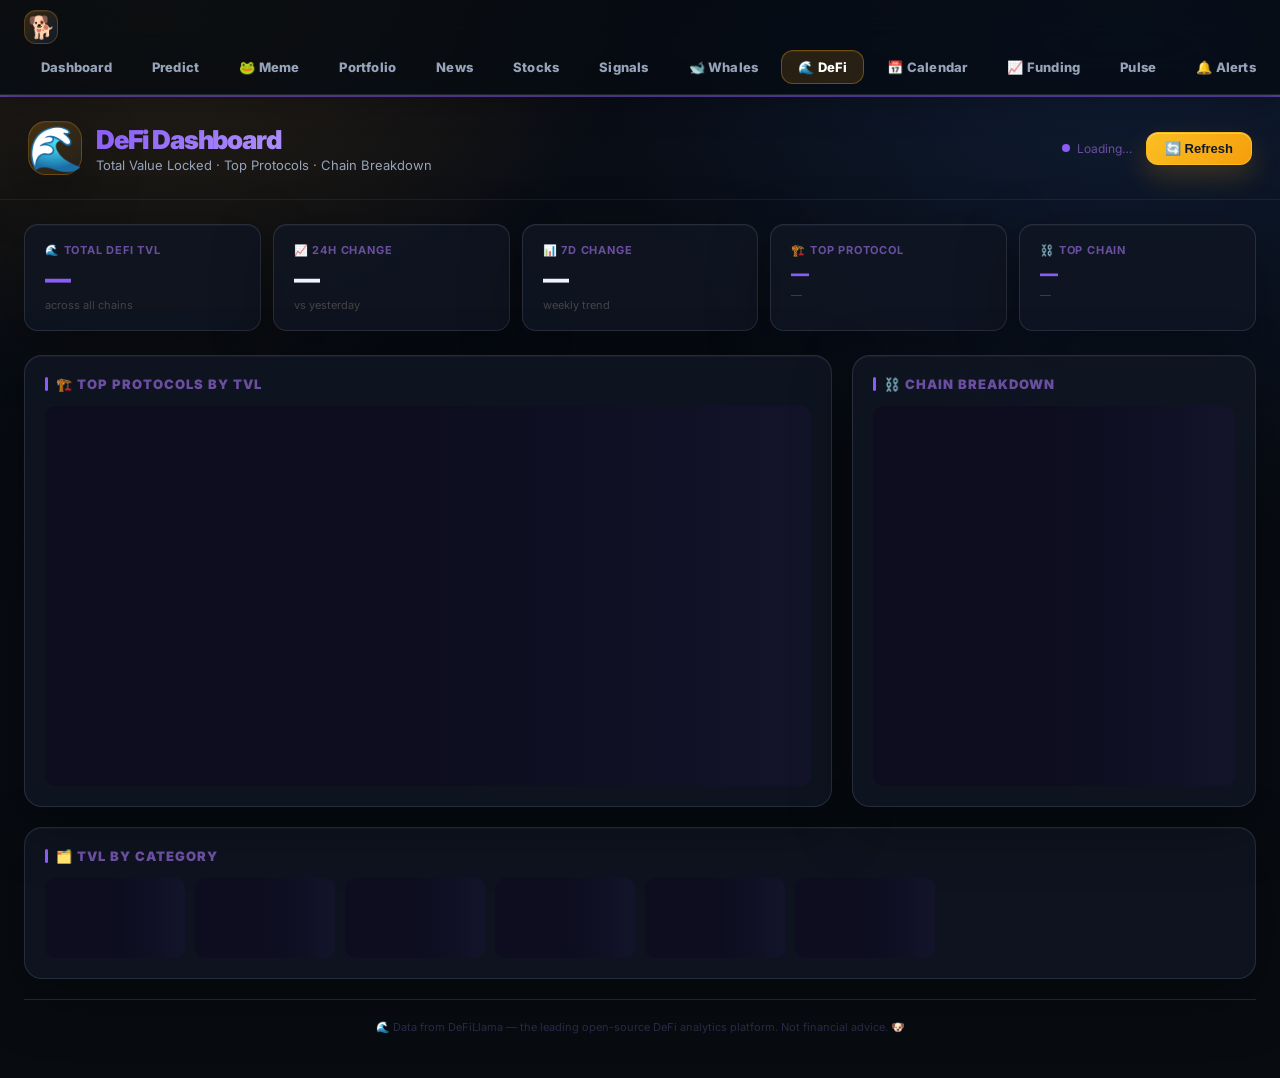
<file: defi.html>
<!DOCTYPE html>
<html lang="en">
<head>
    <link rel="preconnect" href="https://fonts.googleapis.com">
    <link href="https://fonts.googleapis.com/css2?family=Inter:wght@400;500;600;700;800;900&display=swap" rel="stylesheet">
    <meta charset="UTF-8">
    <meta name="viewport" content="width=device-width, initial-scale=1.0">
    <title>🌊 CryptoDoggy DeFi Dashboard</title>
    <style>
        /* ── DESIGN TOKENS ─────────────────────────────────────── */
        :root {
            --bg:          #0d1117;
            --bg-card:     #161b22;
            --bg-nav:      #0d1117;
            --border:      #21262d;
            --text:        #e6edf3;
            --text-muted:  #7d8590;
            --accent:      #3b82f6;
            --accent-sub:  rgba(59,130,246,0.10);
            --accent-brd:  rgba(59,130,246,0.25);
            --c-green:     #3fb950;
            --c-red:       #f85149;
        }
        @media (prefers-color-scheme: light) {
            :root {
                --bg:          #ffffff;
                --bg-card:     #f6f8fa;
                --bg-nav:      #ffffff;
                --border:      #d0d7de;
                --text:        #1f2328;
                --text-muted:  #656d76;
                --accent:      #0969da;
                --accent-sub:  rgba(9,105,218,0.08);
                --accent-brd:  rgba(9,105,218,0.25);
                --c-green:     #1a7f37;
                --c-red:       #cf222e;
            }
        }

        * { margin: 0; padding: 0; box-sizing: border-box; }
        body { background: var(--bg); color: var(--text); font-family: 'Inter', 'Segoe UI', system-ui, sans-serif; min-height: 100vh; }

        /* ── NAV ── */
        .site-nav {
            background: var(--bg-nav); border-bottom: 1px solid var(--border);
            padding: 10px 24px; display: flex; align-items: center; gap: 6px; flex-wrap: wrap;
        }
        .nav-brand { font-size: 22px; margin-right: 12px; }
        .nav-link {
            padding: 8px 16px; font-size: 13px; font-weight: 600; color: var(--text-muted);
            text-decoration: none; border-radius: 10px; border: 1px solid transparent;
            transition: all 0.18s; white-space: nowrap; letter-spacing: 0.2px;
        }
        .nav-link:hover { color: var(--text); background: var(--bg-card); border-color: var(--border); }

        /* ── MOOD BAR ── */
        .mood-bar { height: 3px; background: #8b5cf6;  }

        /* ── HEADER ── */
        .header {
            background: linear-gradient(135deg, #120a28 0%, #0a0a1a 100%);
            border-bottom: 2px solid #8b5cf6; padding: 20px 28px;
            display: flex; align-items: center; justify-content: space-between; flex-wrap: wrap; gap: 12px;
        }
        .logo { display: flex; align-items: center; gap: 14px; }
        .logo-emoji { font-size: 44px; }
        .logo-text h1 {
            font-size: 26px; font-weight: 900;
            background: linear-gradient(135deg, #8b5cf6, #c4b5fd);
            -webkit-background-clip: text; -webkit-text-fill-color: transparent;
        }
        .logo-text p { font-size: 13px; color: #6a4fa0; margin-top: 2px; }
        .header-right { display: flex; align-items: center; gap: 14px; }
        .live-pill {
            display: flex; align-items: center; gap: 7px; font-size: 12px; color: #6a4fa0;
        }
        .live-dot { width: 8px; height: 8px; border-radius: 50%; background: #8b5cf6; animation: pulse 2s infinite; }
        @keyframes pulse { 0%,100%{opacity:1;transform:scale(1)} 50%{opacity:.5;transform:scale(.8)} }
        .refresh-btn {
            padding: 8px 18px; font-size: 13px; font-weight: 700;
            background: rgba(139,92,246,.12); border: 1px solid rgba(139,92,246,.3);
            color: #8b5cf6; border-radius: 10px; cursor: pointer; transition: all .2s;
        }
        .refresh-btn:hover { background: rgba(139,92,246,.22); border-color: #8b5cf6; }

        /* ── MAIN ── */
        .main { max-width: 1400px; margin: 0 auto; padding: 24px; }

        /* ── STAT STRIP ── */
        .stat-strip {
            display: grid; grid-template-columns: repeat(auto-fit, minmax(180px, 1fr));
            gap: 12px; margin-bottom: 24px;
        }
        .stat-card {
            background: var(--bg-card); border: 1px solid var(--border); border-radius: 14px;
            padding: 18px 20px; transition: all .2s;
        }
        .stat-card:hover { border-color: #8b5cf6; box-shadow: 0 0 20px rgba(139,92,246,.1); }
        .stat-label { font-size: 11px; color: #6a4fa0; font-weight: 700; text-transform: uppercase; letter-spacing: .8px; margin-bottom: 6px; }
        .stat-value { font-size: 26px; font-weight: 900; }
        .stat-sub { font-size: 11px; color: #444; margin-top: 4px; }
        .c-violet { color: #8b5cf6; }
        .c-green  { color: #22c55e; }
        .c-red    { color: #ff4757; }
        .c-gold   { color: #f5a623; }
        .c-muted  { color: #888; }

        /* ── SECTION TITLE ── */
        .section-title {
            font-size: 13px; font-weight: 900; text-transform: uppercase; letter-spacing: 1px;
            color: #6a4fa0; margin-bottom: 14px; display: flex; align-items: center; gap: 8px;
        }
        .section-bar { width: 3px; height: 14px; background: #8b5cf6; border-radius: 2px; }

        /* ── LAYOUT ── */
        .two-col { display: grid; grid-template-columns: 1fr 1fr; gap: 20px; margin-bottom: 20px; }
        .three-col { display: grid; grid-template-columns: 2fr 1fr; gap: 20px; margin-bottom: 20px; }
        @media(max-width:900px) { .two-col, .three-col { grid-template-columns: 1fr; } }

        /* ── PANEL ── */
        .panel {
            background: var(--bg-card); border: 1px solid var(--border); border-radius: 18px; padding: 20px;
        }

        /* ── PROTOCOL TABLE ── */
        .proto-table { width: 100%; border-collapse: collapse; }
        .proto-table th {
            font-size: 10px; font-weight: 800; text-transform: uppercase; letter-spacing: .7px;
            color: #444; padding: 0 8px 10px; text-align: left; border-bottom: 1px solid #111126;
        }
        .proto-table th.right { text-align: right; }
        .proto-table td { padding: 11px 8px; border-bottom: 1px solid #0f0f25; vertical-align: middle; }
        .proto-table tr:last-child td { border-bottom: none; }
        .proto-table tr:hover td { background: rgba(139,92,246,.04); }
        .rank-num { font-size: 12px; color: #333; font-weight: 700; width: 24px; }
        .proto-logo {
            width: 30px; height: 30px; border-radius: 50%; background: #1a1a35;
            overflow: hidden; display: inline-flex; align-items: center; justify-content: center;
            font-size: 14px; flex-shrink: 0;
        }
        .proto-logo img { width: 100%; height: 100%; border-radius: 50%; }
        .proto-name { font-size: 14px; font-weight: 800; }
        .proto-cat {
            display: inline-block; font-size: 10px; font-weight: 700; padding: 2px 7px;
            border-radius: 10px; margin-top: 2px; background: rgba(139,92,246,.15);
            border: 1px solid rgba(139,92,246,.25); color: #a78bfa;
        }
        .proto-tvl { font-size: 14px; font-weight: 800; text-align: right; color: var(--text); }
        .proto-chg { font-size: 13px; font-weight: 700; text-align: right; }
        .pos { color: #22c55e; } .neg { color: #ff4757; } .neu { color: #888; }
        .tvl-bar-wrap { padding: 0 8px; }
        .tvl-mini-bar { height: 4px; background: #1a1a35; border-radius: 2px; }
        .tvl-mini-fill { height: 100%; border-radius: 2px; background: #8b5cf6; }

        /* ── CHAIN ROWS ── */
        .chain-row {
            display: flex; align-items: center; gap: 12px; padding: 12px 0;
            border-bottom: 1px solid #0f0f25;
        }
        .chain-row:last-child { border-bottom: none; }
        .chain-emoji { font-size: 22px; width: 32px; text-align: center; flex-shrink: 0; }
        .chain-info { flex: 1; }
        .chain-name { font-size: 14px; font-weight: 800; }
        .chain-tvl  { font-size: 13px; color: #8b5cf6; font-weight: 700; margin-top: 2px; }
        .chain-bar-track { height: 5px; background: #1a1a35; border-radius: 3px; margin-top: 7px; }
        .chain-bar-fill  { height: 100%; border-radius: 3px; background: linear-gradient(90deg,#8b5cf6,#c4b5fd); transition: width .8s ease; }
        .chain-pct { font-size: 12px; color: #555; text-align: right; flex-shrink: 0; }

        /* ── CATEGORY GRID ── */
        .cat-grid {
            display: grid; grid-template-columns: repeat(auto-fill, minmax(130px,1fr)); gap: 10px;
        }
        .cat-card {
            background: #11112a; border: 1px solid var(--border); border-radius: 12px;
            padding: 14px 12px; text-align: center; transition: all .2s;
        }
        .cat-card:hover { border-color: #8b5cf6; transform: translateY(-2px); }
        .cat-icon  { font-size: 24px; margin-bottom: 6px; }
        .cat-name  { font-size: 11px; font-weight: 800; text-transform: uppercase; letter-spacing: .5px; color: #888; margin-bottom: 4px; }
        .cat-tvl   { font-size: 15px; font-weight: 900; color: #c4b5fd; }
        .cat-count { font-size: 10px; color: #444; margin-top: 3px; }

        /* ── SKELETON ── */
        .skel {
            background: linear-gradient(90deg,#0d0d1f 25%,#13132a 50%,#0d0d1f 75%);
            background-size: 200% 100%; animation: shimmer 1.5s infinite;
            border-radius: 10px;
        }
        @keyframes shimmer { 0%{background-position:200% 0} 100%{background-position:-200% 0} }

        /* ── ERROR ── */
        .error-box { text-align:center; padding:40px; color:#555; }
        .error-box .ei { font-size:40px; margin-bottom:10px; }
        .error-box button {
            margin-top:14px; padding:9px 22px; background:rgba(139,92,246,.15);
            border:1px solid #8b5cf6; color:#8b5cf6; border-radius:10px;
            font-size:13px; font-weight:700; cursor:pointer;
        }

        /* ── DISCLAIMER ── */
        .disclaimer { text-align:center; font-size:11px; color:#2a2a45; padding:20px; margin-top:8px; border-top:1px solid var(--border); }

        /* ── LIGHT THEME ── */

        @media(max-width:600px) {
            .site-nav { gap:3px; padding:8px 10px; }
            .nav-link { padding:6px 10px; font-size:11px; }
            .main { padding:14px; }
            .cat-grid { grid-template-columns:repeat(auto-fill,minmax(100px,1fr)); }
        }
    


        /* ── MOBILE NAV ─────────────────────────────────────────── */
        .nav-hamburger {
            display: none;
            margin-left: auto;
            background: none;
            border: 1px solid var(--border);
            border-radius: 8px;
            padding: 7px 10px;
            cursor: pointer;
            color: var(--text-muted);
            font-size: 18px;
            line-height: 1;
            transition: all 0.18s;
            flex-shrink: 0;
        }
        .nav-hamburger:hover { color: var(--text); border-color: var(--accent-brd); }
        .nav-links-wrap { display: flex; align-items: center; gap: 6px; flex-wrap: nowrap; }

        @media (max-width: 860px) {
            .nav-hamburger { display: flex; align-items: center; justify-content: center; }
            .nav-links-wrap {
                display: none;
                position: absolute;
                top: 100%;
                left: 0; right: 0;
                background: var(--bg-nav);
                border-bottom: 1px solid var(--border);
                flex-direction: column;
                align-items: stretch;
                gap: 0;
                padding: 8px 16px 12px;
                z-index: 999;
                box-shadow: 0 8px 24px rgba(0,0,0,0.18);
            }
            .nav-links-wrap.open { display: flex; }
            .nav-links-wrap .nav-link {
                border-radius: 8px;
                padding: 10px 14px;
                border: none;
                border-bottom: 1px solid var(--border);
            }
            .nav-links-wrap .nav-link:last-child { border-bottom: none; }
            .site-nav { position: relative; flex-wrap: nowrap; }
        }
        /* ── NAV STATE ─────────────────────────────────────────── */
        .nav-link.active             { color: var(--accent); background: var(--accent-sub); border-color: var(--accent-brd); }
        .nav-link:not(.active):hover { color: var(--accent); }

</style>
    <link rel="stylesheet" href="crypto-ui.css">
</head>
<body>

<!-- ── NAV ── -->
<nav class="site-nav">
    <span class="nav-brand">🐕</span>
    <button class="nav-hamburger" id="nav-hamburger" aria-label="Menu" aria-expanded="false">☰</button>
    <div class="nav-links-wrap" id="nav-links-wrap">
    <a href="index.html" class="nav-link">Dashboard</a>
    <a href="game.html" class="nav-link">Predict</a>
    <a href="meme.html" class="nav-link">🐸 Meme</a>
    <a href="portfolio.html" class="nav-link">Portfolio</a>
    <a href="news.html" class="nav-link">News</a>
    <a href="stocks.html" class="nav-link">Stocks</a>
    <a href="signals.html" class="nav-link">Signals</a>
    <a href="whales.html" class="nav-link">🐋 Whales</a>
    <a href="defi.html" class="nav-link active">🌊 DeFi</a>
    <a href="calendar.html" class="nav-link">📅 Calendar</a>
    <a href="funding.html" class="nav-link">📈 Funding</a>
    <a href="pulse.html" class="nav-link">Pulse</a>
    <a href="alerts.html" class="nav-link">🔔 Alerts</a>
    </div>
</nav>
<div class="mood-bar"></div>

<!-- ── HEADER ── -->
<div class="header">
    <div class="logo">
        <div class="logo-emoji">🌊</div>
        <div class="logo-text">
            <h1>DeFi Dashboard</h1>
            <p>Total Value Locked · Top Protocols · Chain Breakdown</p>
        </div>
    </div>
    <div class="header-right">
        <div class="live-pill">
            <div class="live-dot"></div>
            <span id="last-update">Loading…</span>
        </div>
        <button class="refresh-btn" onclick="loadDefi()">🔄 Refresh</button>
    </div>
</div>

<!-- ── MAIN ── -->
<div class="main">

    <!-- Stats strip -->
    <div class="stat-strip" id="stat-strip">
        <div class="stat-card"><div class="stat-label">🌊 Total DeFi TVL</div><div class="stat-value c-violet" id="s-tvl">—</div><div class="stat-sub">across all chains</div></div>
        <div class="stat-card"><div class="stat-label">📈 24h Change</div><div class="stat-value" id="s-24h">—</div><div class="stat-sub" id="s-24h-sub">vs yesterday</div></div>
        <div class="stat-card"><div class="stat-label">📊 7d Change</div><div class="stat-value" id="s-7d">—</div><div class="stat-sub">weekly trend</div></div>
        <div class="stat-card"><div class="stat-label">🏗️ Top Protocol</div><div class="stat-value c-violet" id="s-top" style="font-size:18px">—</div><div class="stat-sub" id="s-top-sub">—</div></div>
        <div class="stat-card"><div class="stat-label">⛓️ Top Chain</div><div class="stat-value c-violet" id="s-chain" style="font-size:18px">—</div><div class="stat-sub" id="s-chain-sub">—</div></div>
    </div>

    <!-- Protocols + Chains -->
    <div class="three-col">

        <!-- Protocols table -->
        <div class="panel">
            <div class="section-title"><div class="section-bar"></div>🏗️ Top Protocols by TVL</div>
            <div id="proto-wrap">
                <div class="skel" style="height:380px"></div>
            </div>
        </div>

        <!-- Chains -->
        <div class="panel">
            <div class="section-title"><div class="section-bar"></div>⛓️ Chain Breakdown</div>
            <div id="chain-wrap">
                <div class="skel" style="height:380px"></div>
            </div>
        </div>
    </div>

    <!-- Category breakdown -->
    <div class="panel" style="margin-bottom:20px">
        <div class="section-title"><div class="section-bar"></div>🗂️ TVL by Category</div>
        <div class="cat-grid" id="cat-grid">
            <div class="skel" style="height:80px"></div>
            <div class="skel" style="height:80px"></div>
            <div class="skel" style="height:80px"></div>
            <div class="skel" style="height:80px"></div>
            <div class="skel" style="height:80px"></div>
            <div class="skel" style="height:80px"></div>
        </div>
    </div>

    <div class="disclaimer">🌊 Data from DeFiLlama — the leading open-source DeFi analytics platform. Not financial advice. 🐶</div>
</div>

<script>
// ── HELPERS ──
function fmtTVL(v) {
    if (!v && v !== 0) return '—';
    if (v >= 1e12) return '$' + (v/1e12).toFixed(2) + 'T';
    if (v >= 1e9)  return '$' + (v/1e9).toFixed(2)  + 'B';
    if (v >= 1e6)  return '$' + (v/1e6).toFixed(1)  + 'M';
    return '$' + (v/1e3).toFixed(0) + 'K';
}
function fmtPct(v) {
    if (v === null || v === undefined || isNaN(v)) return '—';
    return (v >= 0 ? '+' : '') + Number(v).toFixed(2) + '%';
}
function chgClass(v) { return v > 0 ? 'pos' : v < 0 ? 'neg' : 'neu'; }

// Category metadata
const CAT_META = {
    'Liquid Staking': { icon: '🥩', short: 'Liq. Staking' },
    'Lending':        { icon: '🏦', short: 'Lending'      },
    'Dexes':          { icon: '🔄', short: 'DEXes'        },
    'Bridge':         { icon: '🌉', short: 'Bridges'      },
    'CDP':            { icon: '💸', short: 'CDP'          },
    'Yield':          { icon: '🌾', short: 'Yield'        },
    'Derivatives':    { icon: '📈', short: 'Derivatives'  },
    'RWA':            { icon: '🏛️', short: 'RWA'          },
    'Restaking':      { icon: '🔁', short: 'Restaking'    },
    'Launchpad':      { icon: '🚀', short: 'Launchpad'    },
    'Staking':        { icon: '📌', short: 'Staking'      },
    'Options':        { icon: '🎯', short: 'Options'      },
    'Algo-Stables':   { icon: '⚖️', short: 'Algo-Stable'  },
    'Indexes':        { icon: '📊', short: 'Indexes'      },
    'Other':          { icon: '🔧', short: 'Other'        },
};

const CHAIN_EMOJI = {
    'Ethereum':  '⟠',  'BSC':       '🟡', 'Tron':      '🔴',
    'Solana':    '◎',  'Arbitrum':  '🔵', 'Polygon':   '🟣',
    'Avalanche': '🔺', 'Optimism':  '🔴', 'Base':      '🔵',
    'Sui':       '💧', 'Aptos':     '🌀', 'Blast':     '💥',
    'Mantle':    '🧤', 'Scroll':    '📜', 'zkSync Era':'⚡',
};

// ── FETCH (direct — DeFiLlama has open CORS) ──
async function fetchJSON(url) {
    const r = await fetch(url, { headers: { 'Accept': 'application/json' }, cache: 'no-store' });
    if (!r.ok) throw new Error(`HTTP ${r.status}`);
    return r.json();
}

// ── RENDER PROTOCOLS ──
function renderProtocols(protocols) {
    const top20 = protocols
        .filter(p => p.tvl > 0)
        .sort((a,b) => b.tvl - a.tvl)
        .slice(0, 20);

    const maxTVL = top20[0]?.tvl || 1;

    const rows = top20.map((p, i) => {
        const chg1d = p.change_1d ?? null;
        const chg7d = p.change_7d ?? null;
        const catMeta = CAT_META[p.category] || { icon:'🔧', short: p.category || 'DeFi' };
        const logoUrl = p.logo || '';
        const barW = Math.max(2, (p.tvl / maxTVL * 100)).toFixed(1);
        return `
        <tr>
            <td><span class="rank-num">${i+1}</span></td>
            <td>
                <div style="display:flex;align-items:center;gap:10px">
                    <div class="proto-logo">
                        ${logoUrl ? `<img src="${logoUrl}" alt="${p.name}" onerror="this.parentNode.textContent='🏗️'">` : '🏗️'}
                    </div>
                    <div>
                        <div class="proto-name">${p.name}</div>
                        <span class="proto-cat">${catMeta.icon} ${catMeta.short}</span>
                    </div>
                </div>
            </td>
            <td>
                <div class="tvl-bar-wrap">
                    <div class="tvl-mini-bar"><div class="tvl-mini-fill" style="width:${barW}%"></div></div>
                </div>
            </td>
            <td class="proto-tvl">${fmtTVL(p.tvl)}</td>
            <td class="proto-chg ${chgClass(chg1d)}">${chg1d !== null ? fmtPct(chg1d) : '—'}</td>
            <td class="proto-chg ${chgClass(chg7d)}">${chg7d !== null ? fmtPct(chg7d) : '—'}</td>
        </tr>`;
    }).join('');

    document.getElementById('proto-wrap').innerHTML = `
        <table class="proto-table">
            <thead>
                <tr>
                    <th>#</th>
                    <th>Protocol</th>
                    <th></th>
                    <th class="right">TVL</th>
                    <th class="right">24h</th>
                    <th class="right">7d</th>
                </tr>
            </thead>
            <tbody>${rows}</tbody>
        </table>`;
}

// ── RENDER CHAINS ──
function renderChains(chains) {
    const top12 = chains
        .filter(c => c.tvl > 0)
        .sort((a,b) => b.tvl - a.tvl)
        .slice(0, 12);
    const totalChainTVL = top12.reduce((s,c) => s + c.tvl, 0);
    const maxTVL = top12[0]?.tvl || 1;

    document.getElementById('chain-wrap').innerHTML = top12.map(c => {
        const emoji = CHAIN_EMOJI[c.name] || '⛓️';
        const pct = ((c.tvl / totalChainTVL) * 100).toFixed(1);
        const barW = ((c.tvl / maxTVL) * 100).toFixed(1);
        return `
        <div class="chain-row">
            <div class="chain-emoji">${emoji}</div>
            <div class="chain-info">
                <div class="chain-name">${c.name}</div>
                <div class="chain-tvl">${fmtTVL(c.tvl)}</div>
                <div class="chain-bar-track">
                    <div class="chain-bar-fill" style="width:${barW}%"></div>
                </div>
            </div>
            <div class="chain-pct">${pct}%</div>
        </div>`;
    }).join('');

    return top12[0];
}

// ── RENDER CATEGORIES ──
function renderCategories(protocols) {
    const catMap = {};
    for (const p of protocols) {
        if (!p.category || p.tvl <= 0) continue;
        if (!catMap[p.category]) catMap[p.category] = { tvl: 0, count: 0 };
        catMap[p.category].tvl += p.tvl;
        catMap[p.category].count++;
    }
    const cats = Object.entries(catMap)
        .sort((a,b) => b[1].tvl - a[1].tvl)
        .slice(0, 12);

    document.getElementById('cat-grid').innerHTML = cats.map(([name, data]) => {
        const meta = CAT_META[name] || { icon:'🔧', short: name };
        return `
        <div class="cat-card">
            <div class="cat-icon">${meta.icon}</div>
            <div class="cat-name">${meta.short}</div>
            <div class="cat-tvl">${fmtTVL(data.tvl)}</div>
            <div class="cat-count">${data.count} protocols</div>
        </div>`;
    }).join('');
}

// ── UPDATE STATS ──
function updateStats(protocols, topChain) {
    const totalTVL = protocols.filter(p => p.tvl > 0).reduce((s,p) => s + p.tvl, 0);
    const avg1d = protocols.filter(p => p.change_1d != null).reduce((s,p) => s + p.change_1d, 0) /
                  protocols.filter(p => p.change_1d != null).length;
    const avg7d = protocols.filter(p => p.change_7d != null).reduce((s,p) => s + p.change_7d, 0) /
                  protocols.filter(p => p.change_7d != null).length;
    const top = protocols.filter(p => p.tvl > 0).sort((a,b) => b.tvl - a.tvl)[0];

    document.getElementById('s-tvl').textContent    = fmtTVL(totalTVL);

    const el24 = document.getElementById('s-24h');
    el24.textContent   = fmtPct(avg1d);
    el24.className     = 'stat-value ' + (avg1d >= 0 ? 'c-green' : 'c-red');
    document.getElementById('s-24h-sub').textContent = avg1d >= 0 ? '↑ DeFi TVL growing' : '↓ DeFi TVL shrinking';

    const el7d = document.getElementById('s-7d');
    el7d.textContent   = fmtPct(avg7d);
    el7d.className     = 'stat-value ' + (avg7d >= 0 ? 'c-green' : 'c-red');

    if (top) {
        document.getElementById('s-top').textContent     = top.name;
        document.getElementById('s-top-sub').textContent = fmtTVL(top.tvl) + ' locked';
    }
    if (topChain) {
        document.getElementById('s-chain').textContent     = topChain.name;
        document.getElementById('s-chain-sub').textContent = fmtTVL(topChain.tvl) + ' TVL';
    }
}

// ── MAIN LOAD ──
async function loadDefi() {
    document.getElementById('last-update').textContent = 'Fetching…';
    try {
        // DeFiLlama has open CORS — no proxy needed
        const [protocols, chains] = await Promise.all([
            fetchJSON('https://api.llama.fi/protocols'),
            fetchJSON('https://api.llama.fi/v2/chains'),
        ]);

        renderProtocols(protocols);
        const topChain = renderChains(chains);
        renderCategories(protocols);
        updateStats(protocols, topChain);

        const now = new Date();
        document.getElementById('last-update').textContent =
            'Live · ' + now.toLocaleTimeString('en-US', {hour:'2-digit', minute:'2-digit'});

    } catch(err) {
        console.error('DeFi load error:', err);
        document.getElementById('last-update').textContent = '⚠️ Failed to load';
        ['proto-wrap','chain-wrap','cat-grid'].forEach(id => {
            document.getElementById(id).innerHTML = `
                <div class="error-box">
                    <div class="ei">🌊</div>
                    <p>Could not reach DeFiLlama.<br>Check connection and retry.</p>
                    <button onclick="loadDefi()">🔄 Retry</button>
                </div>`;
        });
    }
}

// ── THEME ──
}

// ── INIT ──
loadDefi();
</script>

<script>
(function() {
    const btn = document.getElementById('nav-hamburger');
    const wrap = document.getElementById('nav-links-wrap');
    if (!btn || !wrap) return;
    btn.addEventListener('click', function() {
        const open = wrap.classList.toggle('open');
        btn.setAttribute('aria-expanded', open);
        btn.textContent = open ? '✕' : '☰';
    });
    // Close on nav link click (mobile)
    wrap.querySelectorAll('.nav-link').forEach(function(a) {
        a.addEventListener('click', function() {
            wrap.classList.remove('open');
            btn.textContent = '☰';
        });
    });
    // Close on outside click
    document.addEventListener('click', function(e) {
        if (!btn.contains(e.target) && !wrap.contains(e.target)) {
            wrap.classList.remove('open');
            btn.textContent = '☰';
        }
    });
})();
</script>

</body>
</html>
</file>
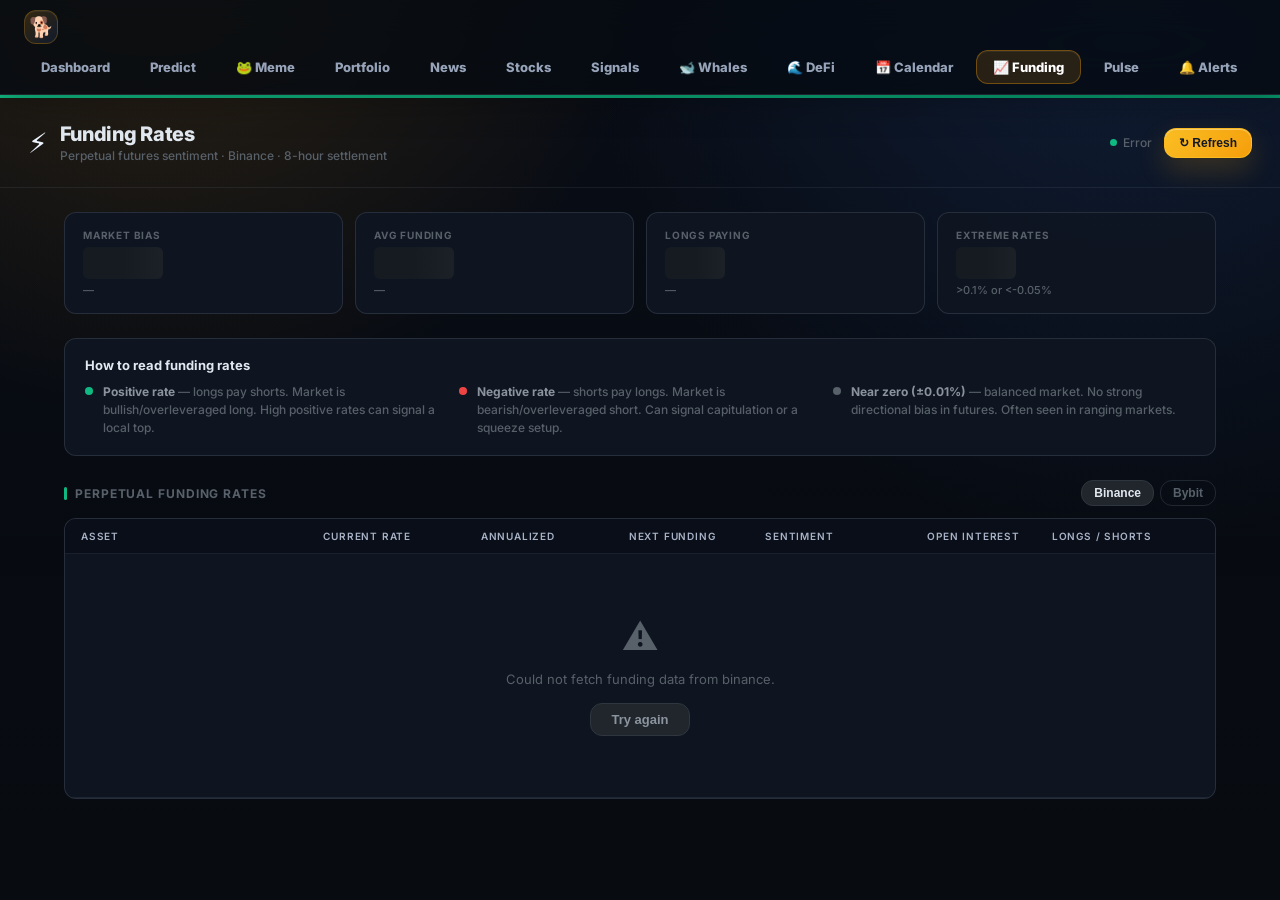
<file: funding.html>
<!DOCTYPE html>
<html lang="en">
<head>
    <link rel="preconnect" href="https://fonts.googleapis.com">
    <link href="https://fonts.googleapis.com/css2?family=Inter:wght@400;500;600;700;800;900&display=swap" rel="stylesheet">
    <meta charset="UTF-8">
    <meta name="viewport" content="width=device-width, initial-scale=1.0">
    <title>CryptoDoggy — Funding Rates</title>
    <style>
        /* ── DESIGN TOKENS ─────────────────────────────────────── */
        :root {
            --bg:          #0d1117;
            --bg-card:     #161b22;
            --bg-nav:      #0d1117;
            --border:      #21262d;
            --text:        #e6edf3;
            --text-muted:  #7d8590;
            --accent:      #3b82f6;
            --accent-sub:  rgba(59,130,246,0.10);
            --accent-brd:  rgba(59,130,246,0.25);
            --c-green:     #3fb950;
            --c-red:       #f85149;
        }
        @media (prefers-color-scheme: light) {
            :root {
                --bg:          #ffffff;
                --bg-card:     #f6f8fa;
                --bg-nav:      #ffffff;
                --border:      #d0d7de;
                --text:        #1f2328;
                --text-muted:  #656d76;
                --accent:      #0969da;
                --accent-sub:  rgba(9,105,218,0.08);
                --accent-brd:  rgba(9,105,218,0.25);
                --c-green:     #1a7f37;
                --c-red:       #cf222e;
            }
        }

        * { margin: 0; padding: 0; box-sizing: border-box; }
        body { background: var(--bg); color: #e2e8f0; font-family: 'Inter', 'Segoe UI', system-ui, sans-serif; min-height: 100vh; }

        /* ── NAV ── */
        .site-nav {
            background: var(--bg-nav); border-bottom: 1px solid var(--border);
            padding: 10px 24px; display: flex; align-items: center; gap: 6px; flex-wrap: wrap;
        }
        .nav-brand { font-size: 20px; margin-right: 10px; }
        .nav-link {
            padding: 8px 16px; font-size: 13px; font-weight: 600; color: #586069;
            text-decoration: none; border-radius: 8px; border: 1px solid transparent;
            transition: all 0.15s; white-space: nowrap;
        }
        .nav-link:hover { color: var(--text); background: var(--bg-card); border-color: var(--border); }

        /* ── TOP BAR ── */
        .top-bar {
            height: 3px;
            background: linear-gradient(90deg, #10b981 0%, #059669 100%);
        }

        /* ── HEADER ── */
        .header {
            background: var(--bg-card);
            border-bottom: 1px solid var(--border);
            padding: 18px 28px;
            display: flex; align-items: center; justify-content: space-between; flex-wrap: wrap; gap: 12px;
        }
        .header-left { display: flex; align-items: center; gap: 12px; }
        .header-icon { font-size: 28px; }
        .header-title { font-size: 20px; font-weight: 800; color: #e2e8f0; letter-spacing: -0.3px; }
        .header-sub { font-size: 12px; color: #586069; margin-top: 2px; font-weight: 500; }
        .header-right { display: flex; align-items: center; gap: 12px; }
        .status-pill {
            display: flex; align-items: center; gap: 6px;
            font-size: 12px; color: #586069; font-weight: 500;
        }
        .status-dot {
            width: 7px; height: 7px; border-radius: 50%; background: #10b981;
            animation: blink 2s infinite;
        }
        @keyframes blink { 0%,100%{opacity:1} 50%{opacity:.4} }
        .refresh-btn {
            padding: 7px 14px; font-size: 12px; font-weight: 600;
            background: #21262d; border: 1px solid #30363d;
            color: #8b949e; border-radius: 8px; cursor: pointer; transition: all .15s;
        }
        .refresh-btn:hover { background: #2d333b; color: #e2e8f0; border-color: #444; }

        /* ── MAIN ── */
        .main { max-width: 1200px; margin: 0 auto; padding: 24px; }

        /* ── MARKET SENTIMENT STRIP ── */
        .sentiment-strip {
            display: grid; grid-template-columns: repeat(auto-fit, minmax(160px, 1fr));
            gap: 12px; margin-bottom: 24px;
        }
        .sent-card {
            background: var(--bg-card); border: 1px solid var(--border); border-radius: 12px;
            padding: 16px 18px;
        }
        .sent-label { font-size: 10px; font-weight: 700; text-transform: uppercase;
            letter-spacing: .8px; color: #586069; margin-bottom: 6px; }
        .sent-value { font-size: 24px; font-weight: 900; letter-spacing: -0.5px; }
        .sent-sub { font-size: 11px; color: #586069; margin-top: 4px; font-weight: 500; }
        .c-green  { color: #10b981; }
        .c-red    { color: #ef4444; }
        .c-yellow { color: #f59e0b; }
        .c-blue   { color: #3b82f6; }
        .c-muted  { color: #8b949e; }

        /* ── SECTION HEADER ── */
        .section-hdr {
            display: flex; align-items: center; justify-content: space-between;
            margin-bottom: 12px;
        }
        .section-title {
            font-size: 12px; font-weight: 700; text-transform: uppercase;
            letter-spacing: .9px; color: #586069;
            display: flex; align-items: center; gap: 8px;
        }
        .section-title::before {
            content: ''; width: 3px; height: 13px; background: #10b981;
            border-radius: 2px; display: inline-block;
        }
        .exchange-tabs { display: flex; gap: 6px; }
        .tab-btn {
            padding: 5px 12px; font-size: 12px; font-weight: 600; border-radius: 6px;
            border: 1px solid var(--border); background: none; color: #586069;
            cursor: pointer; transition: all .15s;
        }
        .tab-btn.active { background: #21262d; color: #e2e8f0; border-color: #30363d; }
        .tab-btn:hover:not(.active) { color: #aaa; border-color: #30363d; }

        /* ── TABLE ── */
        .table-wrap {
            background: var(--bg-card); border: 1px solid var(--border); border-radius: 12px;
            overflow: hidden; margin-bottom: 24px;
        }
        table { width: 100%; border-collapse: collapse; }
        thead th {
            padding: 11px 16px; text-align: left;
            font-size: 10px; font-weight: 700; text-transform: uppercase;
            letter-spacing: .7px; color: #586069;
            border-bottom: 1px solid var(--border); background: var(--bg);
        }
        thead th.right { text-align: right; }
        thead th.center { text-align: center; }
        tbody tr { border-bottom: 1px solid var(--border); transition: background .12s; }
        tbody tr:last-child { border-bottom: none; }
        tbody tr:hover { background: rgba(255,255,255,.02); }
        tbody td { padding: 13px 16px; vertical-align: middle; }
        tbody td.right { text-align: right; }
        tbody td.center { text-align: center; }

        /* coin cell */
        .coin-cell { display: flex; align-items: center; gap: 10px; }
        .coin-logo {
            width: 28px; height: 28px; border-radius: 50%;
            background: #21262d; overflow: hidden; flex-shrink: 0;
            display: flex; align-items: center; justify-content: center; font-size: 13px;
        }
        .coin-logo img { width: 100%; height: 100%; border-radius: 50%; }
        .coin-name { font-size: 14px; font-weight: 700; color: #e2e8f0; }
        .coin-sym  { font-size: 11px; color: #586069; font-weight: 500; margin-top: 1px; }

        /* funding rate */
        .rate-cell { font-size: 15px; font-weight: 800; font-variant-numeric: tabular-nums; }
        .rate-pos { color: #10b981; }
        .rate-neg { color: #ef4444; }
        .rate-neu { color: #8b949e; }

        /* annualized */
        .ann-cell { font-size: 13px; font-weight: 600; font-variant-numeric: tabular-nums; }

        /* sentiment badge */
        .badge {
            display: inline-flex; align-items: center; gap: 5px;
            padding: 3px 10px; border-radius: 6px; font-size: 11px; font-weight: 700;
        }
        .badge-longs { background: rgba(16,185,129,.12); border: 1px solid rgba(16,185,129,.25); color: #10b981; }
        .badge-shorts { background: rgba(239,68,68,.12); border: 1px solid rgba(239,68,68,.25); color: #ef4444; }
        .badge-neutral { background: rgba(139,148,158,.1); border: 1px solid #30363d; color: #8b949e; }

        /* mini bar */
        .bar-wrap { display: flex; align-items: center; gap: 8px; }
        .mini-bar {
            flex: 1; height: 4px; background: #21262d; border-radius: 2px; overflow: hidden;
        }
        .mini-fill { height: 100%; border-radius: 2px; transition: width .4s; }
        .fill-pos { background: #10b981; }
        .fill-neg { background: #ef4444; }
        .bar-label { font-size: 11px; color: #586069; font-weight: 500; min-width: 32px; text-align: right; }

        /* open interest */
        .oi-cell { font-size: 13px; font-weight: 600; color: #8b949e; }

        /* skeleton */
        .skel {
            background: linear-gradient(90deg, #161b22 25%, #1c2128 50%, #161b22 75%);
            background-size: 200% 100%; animation: shimmer 1.5s infinite;
            border-radius: 6px; height: 14px;
        }
        @keyframes shimmer { 0%{background-position:200% 0} 100%{background-position:-200% 0} }

        /* ── EXPLAINER ── */
        .explainer {
            background: var(--bg-card); border: 1px solid var(--border); border-radius: 12px;
            padding: 18px 20px; margin-bottom: 24px;
        }
        .explainer h3 { font-size: 13px; font-weight: 700; color: #e2e8f0; margin-bottom: 10px; }
        .explainer-grid { display: grid; grid-template-columns: repeat(auto-fit, minmax(200px,1fr)); gap: 12px; }
        .exp-item { display: flex; gap: 10px; }
        .exp-dot { width: 8px; height: 8px; border-radius: 50%; flex-shrink: 0; margin-top: 4px; }
        .exp-dot.green { background: #10b981; }
        .exp-dot.red   { background: #ef4444; }
        .exp-dot.gray  { background: #586069; }
        .exp-text { font-size: 12px; color: #586069; line-height: 1.5; font-weight: 500; }
        .exp-text b { color: #8b949e; font-weight: 700; }

        /* ── ERROR ── */
        .error-state { text-align: center; padding: 48px 20px; color: #586069; }
        .error-state .ei { font-size: 36px; margin-bottom: 12px; }
        .error-state p { font-size: 13px; margin-bottom: 16px; }
        .error-state button {
            padding: 8px 20px; background: #21262d; border: 1px solid #30363d;
            color: #8b949e; border-radius: 8px; font-size: 13px; font-weight: 600;
            cursor: pointer; transition: all .15s;
        }
        .error-state button:hover { background: #2d333b; color: #e2e8f0; }

        @media(max-width:700px) {
            thead th.hide-mobile, tbody td.hide-mobile { display: none; }
        }
    


        /* ── MOBILE NAV ─────────────────────────────────────────── */
        .nav-hamburger {
            display: none;
            margin-left: auto;
            background: none;
            border: 1px solid var(--border);
            border-radius: 8px;
            padding: 7px 10px;
            cursor: pointer;
            color: var(--text-muted);
            font-size: 18px;
            line-height: 1;
            transition: all 0.18s;
            flex-shrink: 0;
        }
        .nav-hamburger:hover { color: var(--text); border-color: var(--accent-brd); }
        .nav-links-wrap { display: flex; align-items: center; gap: 6px; flex-wrap: nowrap; }

        @media (max-width: 860px) {
            .nav-hamburger { display: flex; align-items: center; justify-content: center; }
            .nav-links-wrap {
                display: none;
                position: absolute;
                top: 100%;
                left: 0; right: 0;
                background: var(--bg-nav);
                border-bottom: 1px solid var(--border);
                flex-direction: column;
                align-items: stretch;
                gap: 0;
                padding: 8px 16px 12px;
                z-index: 999;
                box-shadow: 0 8px 24px rgba(0,0,0,0.18);
            }
            .nav-links-wrap.open { display: flex; }
            .nav-links-wrap .nav-link {
                border-radius: 8px;
                padding: 10px 14px;
                border: none;
                border-bottom: 1px solid var(--border);
            }
            .nav-links-wrap .nav-link:last-child { border-bottom: none; }
            .site-nav { position: relative; flex-wrap: nowrap; }
        }
        /* ── NAV STATE ─────────────────────────────────────────── */
        .nav-link.active             { color: var(--accent); background: var(--accent-sub); border-color: var(--accent-brd); }
        .nav-link:not(.active):hover { color: var(--accent); }

</style>
    <link rel="stylesheet" href="crypto-ui.css">
</head>
<body>

<nav class="site-nav">
    <span class="nav-brand">🐕</span>
    <button class="nav-hamburger" id="nav-hamburger" aria-label="Menu" aria-expanded="false">☰</button>
    <div class="nav-links-wrap" id="nav-links-wrap">
    <a href="index.html" class="nav-link">Dashboard</a>
    <a href="game.html" class="nav-link">Predict</a>
    <a href="meme.html" class="nav-link">🐸 Meme</a>
    <a href="portfolio.html" class="nav-link">Portfolio</a>
    <a href="news.html" class="nav-link">News</a>
    <a href="stocks.html" class="nav-link">Stocks</a>
    <a href="signals.html" class="nav-link">Signals</a>
    <a href="whales.html" class="nav-link">🐋 Whales</a>
    <a href="defi.html" class="nav-link">🌊 DeFi</a>
    <a href="calendar.html" class="nav-link">📅 Calendar</a>
    <a href="funding.html" class="nav-link active">📈 Funding</a>
    <a href="pulse.html" class="nav-link">Pulse</a>
    <a href="alerts.html" class="nav-link">🔔 Alerts</a>
    </div>
</nav>
<div class="top-bar"></div>

<div class="header">
    <div class="header-left">
        <div class="header-icon">⚡</div>
        <div>
            <div class="header-title">Funding Rates</div>
            <div class="header-sub">Perpetual futures sentiment · Binance · 8-hour settlement</div>
        </div>
    </div>
    <div class="header-right">
        <div class="status-pill">
            <div class="status-dot"></div>
            <span id="last-update">Loading…</span>
        </div>
        <button class="refresh-btn" onclick="loadData()">↻ Refresh</button>
    </div>
</div>

<div class="main">

    <!-- MARKET SENTIMENT STRIP -->
    <div class="sentiment-strip" id="sent-strip">
        <div class="sent-card"><div class="sent-label">Market Bias</div><div class="sent-value skel" style="height:32px;width:80px"></div><div class="sent-sub">—</div></div>
        <div class="sent-card"><div class="sent-label">Avg Funding</div><div class="sent-value skel" style="height:32px;width:80px"></div><div class="sent-sub">—</div></div>
        <div class="sent-card"><div class="sent-label">Longs Paying</div><div class="sent-value skel" style="height:32px;width:60px"></div><div class="sent-sub">—</div></div>
        <div class="sent-card"><div class="sent-label">Extreme Rates</div><div class="sent-value skel" style="height:32px;width:60px"></div><div class="sent-sub">&gt;0.1% or &lt;-0.05%</div></div>
    </div>

    <!-- EXPLAINER -->
    <div class="explainer">
        <h3>How to read funding rates</h3>
        <div class="explainer-grid">
            <div class="exp-item"><div class="exp-dot green"></div><div class="exp-text"><b>Positive rate</b> — longs pay shorts. Market is bullish/overleveraged long. High positive rates can signal a local top.</div></div>
            <div class="exp-item"><div class="exp-dot red"></div><div class="exp-text"><b>Negative rate</b> — shorts pay longs. Market is bearish/overleveraged short. Can signal capitulation or a squeeze setup.</div></div>
            <div class="exp-item"><div class="exp-dot gray"></div><div class="exp-text"><b>Near zero (±0.01%)</b> — balanced market. No strong directional bias in futures. Often seen in ranging markets.</div></div>
        </div>
    </div>

    <!-- TABLE SECTION -->
    <div class="section-hdr">
        <div class="section-title">Perpetual Funding Rates</div>
        <div class="exchange-tabs">
            <button class="tab-btn active" onclick="switchExchange('binance', this)">Binance</button>
            <button class="tab-btn" onclick="switchExchange('bybit', this)">Bybit</button>
        </div>
    </div>

    <div class="table-wrap">
        <table>
            <thead>
                <tr>
                    <th style="width:200px">Asset</th>
                    <th class="right">Current Rate</th>
                    <th class="right hide-mobile">Annualized</th>
                    <th class="right hide-mobile">Next Funding</th>
                    <th class="center">Sentiment</th>
                    <th class="right hide-mobile">Open Interest</th>
                    <th>Longs / Shorts</th>
                </tr>
            </thead>
            <tbody id="table-body">
                <!-- Skeleton rows -->
                <tr><td colspan="7" style="padding:32px;text-align:center;color:#586069;font-size:13px">Loading funding data…</td></tr>
            </tbody>
        </table>
    </div>

</div>

<script>
/* ──────────────────────────────────────────────────────
   CONFIG
────────────────────────────────────────────────────── */
const SYMBOLS = [
    { symbol: 'BTCUSDT',  name: 'Bitcoin',   sym: 'BTC',  logo: 'https://assets.coingecko.com/coins/images/1/small/bitcoin.png' },
    { symbol: 'ETHUSDT',  name: 'Ethereum',  sym: 'ETH',  logo: 'https://assets.coingecko.com/coins/images/279/small/ethereum.png' },
    { symbol: 'SOLUSDT',  name: 'Solana',    sym: 'SOL',  logo: 'https://assets.coingecko.com/coins/images/4128/small/solana.png' },
    { symbol: 'BNBUSDT',  name: 'BNB',       sym: 'BNB',  logo: 'https://assets.coingecko.com/coins/images/825/small/bnb-icon2_2x.png' },
    { symbol: 'XRPUSDT',  name: 'XRP',       sym: 'XRP',  logo: 'https://assets.coingecko.com/coins/images/44/small/xrp-symbol-white-128.png' },
    { symbol: 'ADAUSDT',  name: 'Cardano',   sym: 'ADA',  logo: 'https://assets.coingecko.com/coins/images/975/small/cardano.png' },
    { symbol: 'DOGEUSDT', name: 'Dogecoin',  sym: 'DOGE', logo: 'https://assets.coingecko.com/coins/images/5/small/dogecoin.png' },
    { symbol: 'AVAXUSDT', name: 'Avalanche', sym: 'AVAX', logo: 'https://assets.coingecko.com/coins/images/12559/small/Avalanche_Circle_RedWhite_Trans.png' },
    { symbol: 'LINKUSDT', name: 'Chainlink', sym: 'LINK', logo: 'https://assets.coingecko.com/coins/images/877/small/chainlink-new-logo.png' },
    { symbol: 'DOTUSDT',  name: 'Polkadot',  sym: 'DOT',  logo: 'https://assets.coingecko.com/coins/images/12171/small/polkadot.png' },
    { symbol: 'UNIUSDT',  name: 'Uniswap',   sym: 'UNI',  logo: 'https://assets.coingecko.com/coins/images/12504/small/uniswap-uni.png' },
    { symbol: 'AAVEUSDT', name: 'Aave',      sym: 'AAVE', logo: 'https://assets.coingecko.com/coins/images/12645/small/AAVE.png' },
    { symbol: 'APTUSDT',  name: 'Aptos',     sym: 'APT',  logo: 'https://assets.coingecko.com/coins/images/26455/small/aptos_round.png' },
    { symbol: 'SUIUSDT',  name: 'Sui',       sym: 'SUI',  logo: 'https://assets.coingecko.com/coins/images/26375/small/sui_asset.jpeg' },
    { symbol: 'ARBUSDT',  name: 'Arbitrum',  sym: 'ARB',  logo: 'https://assets.coingecko.com/coins/images/16547/small/photo_2023-03-29_21.47.00.jpeg' },
];

// CoinGecko derivatives API — CORS-safe, no key, covers Binance + Bybit
const COINGECKO_DERIV = 'https://api.coingecko.com/api/v3/derivatives';

let currentExchange = 'binance';
let cachedData      = {};
let cgCache         = null; // raw CoinGecko response — shared between both tabs

/* ──────────────────────────────────────────────────────
   FETCH
────────────────────────────────────────────────────── */

// Fetch CoinGecko derivatives once and reuse for both tabs
async function fetchCoinGecko() {
    if (cgCache) return cgCache;
    const r = await fetch(COINGECKO_DERIV, { signal: AbortSignal.timeout(15000) });
    if (!r.ok) throw new Error(`CoinGecko HTTP ${r.status}`);
    cgCache = await r.json();
    // Expire cache after 5 min so refresh always gets fresh data
    setTimeout(() => { cgCache = null; }, 5 * 60 * 1000);
    return cgCache;
}

// Next Binance/Bybit funding window: 00:00, 08:00, 16:00 UTC
function nextFundingTime() {
    const now = Date.now();
    const d = new Date();
    d.setUTCMinutes(0, 0, 0);
    for (const h of [0, 8, 16]) {
        d.setUTCHours(h);
        if (d.getTime() > now) return d.getTime();
    }
    d.setUTCDate(d.getUTCDate() + 1);
    d.setUTCHours(0);
    return d.getTime();
}

// Build a funding map from CoinGecko data filtered by exchange market name
function buildMapFromCG(all, marketName) {
    const nextTime = nextFundingTime();
    const map = {};
    for (const t of all) {
        if (!t.market.toLowerCase().includes(marketName.toLowerCase())) continue;
        if (t.contract_type !== 'perpetual') continue;
        if (t.expired_at !== null) continue;
        // CoinGecko symbol: "BTC-USDT" → "BTCUSDT"
        const symbol = t.symbol.replace('-', '');
        // funding_rate is a percentage string (0.01 = 0.01%) → convert to decimal
        const rate = parseFloat(t.funding_rate) / 100;
        map[symbol] = {
            rate,
            nextTime,
            markPrice: parseFloat(t.price),
            oi:        parseFloat(t.open_interest) || 0,
        };
    }
    return map;
}

async function fetchBinanceFunding() {
    const all = await fetchCoinGecko();
    const map = buildMapFromCG(all, 'Binance');
    if (!Object.keys(map).length) throw new Error('No Binance data from CoinGecko');
    return map;
}

async function fetchBybitFunding() {
    const all = await fetchCoinGecko();
    const map = buildMapFromCG(all, 'Bybit');
    if (!Object.keys(map).length) throw new Error('No Bybit data from CoinGecko');
    return map;
}

/* ──────────────────────────────────────────────────────
   FORMAT HELPERS
────────────────────────────────────────────────────── */
function fmtRate(r) {
    const pct = (r * 100).toFixed(4);
    return `${r >= 0 ? '+' : ''}${pct}%`;
}

function fmtAnn(r) {
    // 3 payments/day × 365 days
    const ann = r * 3 * 365 * 100;
    return `${ann >= 0 ? '+' : ''}${ann.toFixed(1)}%/yr`;
}

function rateClass(r) {
    if (r > 0.0005) return 'rate-pos';
    if (r < -0.0001) return 'rate-neg';
    return 'rate-neu';
}

function annClass(r) {
    if (r > 0.0005) return 'c-green';
    if (r < -0.0001) return 'c-red';
    return 'c-muted';
}

function sentiment(r) {
    if (r > 0.001)  return { label: 'Extreme Longs',  cls: 'badge-longs',   icon: '🔥' };
    if (r > 0.0003) return { label: 'Longs Paying',   cls: 'badge-longs',   icon: '📈' };
    if (r < -0.001) return { label: 'Extreme Shorts', cls: 'badge-shorts',  icon: '🧊' };
    if (r < -0.0001)return { label: 'Shorts Paying',  cls: 'badge-shorts',  icon: '📉' };
    return           { label: 'Neutral',              cls: 'badge-neutral', icon: '—'  };
}

function fmtOI(v) {
    if (!v || v === 0) return '—';
    if (v >= 1e9) return `$${(v/1e9).toFixed(2)}B`;
    if (v >= 1e6) return `$${(v/1e6).toFixed(0)}M`;
    return `$${v.toFixed(0)}`;
}

function fmtCountdown(ms) {
    if (ms <= 0) return 'Now';
    const h = Math.floor(ms / 3600000);
    const m = Math.floor((ms % 3600000) / 60000);
    return h > 0 ? `${h}h ${m}m` : `${m}m`;
}

/* Longs/Shorts bar: positive rate → longs heavy */
function longShortBar(r) {
    const longPct = Math.min(95, Math.max(5, 50 + r * 5000));
    const shortPct = 100 - longPct;
    const cls = r >= 0 ? 'fill-pos' : 'fill-neg';
    return `
        <div class="bar-wrap">
            <div class="mini-bar"><div class="mini-fill ${cls}" style="width:${longPct}%"></div></div>
            <div class="bar-label c-${r>=0?'green':'red'}" style="font-size:10px">${longPct.toFixed(0)}L</div>
        </div>`;
}

/* ──────────────────────────────────────────────────────
   RENDER
────────────────────────────────────────────────────── */
function renderTable(fundingMap) {
    const tbody = document.getElementById('table-body');
    const now = Date.now();
    let rows = '';

    const rates = SYMBOLS.map(s => {
        const d = fundingMap[s.symbol];
        return { ...s, data: d };
    }).filter(x => x.data);

    // Sort by abs funding rate descending
    rates.sort((a, b) => Math.abs(b.data.rate) - Math.abs(a.data.rate));

    for (const coin of rates) {
        const d = coin.data;
        const r = d.rate;
        const sent = sentiment(r);
        const oiVal = d.oi || 0;
        const countdown = d.nextTime ? fmtCountdown(d.nextTime - now) : '—';
        const annualized = fmtAnn(r);

        rows += `
        <tr>
            <td>
                <div class="coin-cell">
                    <div class="coin-logo">
                        <img src="${coin.logo}" alt="${coin.sym}" onerror="this.style.display='none'">
                    </div>
                    <div>
                        <div class="coin-name">${coin.name}</div>
                        <div class="coin-sym">${coin.sym}-PERP</div>
                    </div>
                </div>
            </td>
            <td class="right">
                <div class="rate-cell ${rateClass(r)}">${fmtRate(r)}</div>
            </td>
            <td class="right hide-mobile">
                <div class="ann-cell ${annClass(r)}">${annualized}</div>
            </td>
            <td class="right hide-mobile c-muted" style="font-size:12px;font-weight:500">${countdown}</td>
            <td class="center">
                <span class="badge ${sent.cls}">${sent.icon} ${sent.label}</span>
            </td>
            <td class="right hide-mobile">
                <div class="oi-cell">${fmtOI(oiVal)}</div>
            </td>
            <td>${longShortBar(r)}</td>
        </tr>`;
    }

    tbody.innerHTML = rows || '<tr><td colspan="7" style="padding:32px;text-align:center;color:#586069">No data available</td></tr>';
}

function renderSentiment(fundingMap) {
    const rates = SYMBOLS.map(s => fundingMap[s.symbol]?.rate).filter(r => r !== undefined);
    if (!rates.length) return;

    const avg = rates.reduce((a, b) => a + b, 0) / rates.length;
    const longsCount  = rates.filter(r => r > 0.0003).length;
    const shortsCount = rates.filter(r => r < -0.0001).length;
    const extremeCount = rates.filter(r => Math.abs(r) > 0.001).length;

    let bias, biasClass;
    if (avg > 0.0005)       { bias = 'Heavily Long';    biasClass = 'c-green'; }
    else if (avg > 0.0001)  { bias = 'Mildly Long';     biasClass = 'c-green'; }
    else if (avg < -0.0003) { bias = 'Heavily Short';   biasClass = 'c-red'; }
    else if (avg < -0.00005){ bias = 'Mildly Short';    biasClass = 'c-red'; }
    else                     { bias = 'Neutral';          biasClass = 'c-muted'; }

    document.getElementById('sent-strip').innerHTML = `
        <div class="sent-card">
            <div class="sent-label">Market Bias</div>
            <div class="sent-value ${biasClass}">${bias}</div>
            <div class="sent-sub">Across ${rates.length} pairs</div>
        </div>
        <div class="sent-card">
            <div class="sent-label">Avg Funding (8h)</div>
            <div class="sent-value ${avg >= 0 ? 'c-green' : 'c-red'}">${avg >= 0 ? '+' : ''}${(avg*100).toFixed(4)}%</div>
            <div class="sent-sub">${(avg*3*365*100).toFixed(1)}% annualized</div>
        </div>
        <div class="sent-card">
            <div class="sent-label">Longs Paying</div>
            <div class="sent-value c-green">${longsCount}</div>
            <div class="sent-sub">of ${rates.length} markets</div>
        </div>
        <div class="sent-card">
            <div class="sent-label">Extreme Rates</div>
            <div class="sent-value ${extremeCount > 3 ? 'c-red' : 'c-yellow'}">${extremeCount}</div>
            <div class="sent-sub">&gt;0.1% or &lt;−0.05%</div>
        </div>
    `;
}

/* ──────────────────────────────────────────────────────
   LOAD
────────────────────────────────────────────────────── */
async function loadData() {
    document.getElementById('last-update').textContent = 'Loading…';
    try {
        let fundingMap;
        if (currentExchange === 'binance') {
            fundingMap = await fetchBinanceFunding();
        } else {
            fundingMap = await fetchBybitFunding();
        }
        cachedData[currentExchange] = fundingMap;
        renderTable(fundingMap);
        renderSentiment(fundingMap);
        document.getElementById('last-update').textContent =
            'Updated ' + new Date().toLocaleTimeString('en-US', { hour: '2-digit', minute: '2-digit' });
    } catch (e) {
        console.error(e);
        document.getElementById('table-body').innerHTML = `
            <tr><td colspan="7">
                <div class="error-state">
                    <div class="ei">⚠️</div>
                    <p>Could not fetch funding data from ${currentExchange}.</p>
                    <button onclick="loadData()">Try again</button>
                </div>
            </td></tr>`;
        document.getElementById('last-update').textContent = 'Error';
    }
}

function switchExchange(ex, btn) {
    currentExchange = ex;
    document.querySelectorAll('.tab-btn').forEach(b => b.classList.remove('active'));
    btn.classList.add('active');
    if (cachedData[ex]) {
        renderTable(cachedData[ex]);
        renderSentiment(cachedData[ex]);
    } else {
        loadData();
    }
}

/* Auto-refresh every 5 minutes */
document.addEventListener('DOMContentLoaded', () => {
    loadData();
    setInterval(loadData, 5 * 60 * 1000);
});
</script>

<script>
(function() {
    const btn = document.getElementById('nav-hamburger');
    const wrap = document.getElementById('nav-links-wrap');
    if (!btn || !wrap) return;
    btn.addEventListener('click', function() {
        const open = wrap.classList.toggle('open');
        btn.setAttribute('aria-expanded', open);
        btn.textContent = open ? '✕' : '☰';
    });
    // Close on nav link click (mobile)
    wrap.querySelectorAll('.nav-link').forEach(function(a) {
        a.addEventListener('click', function() {
            wrap.classList.remove('open');
            btn.textContent = '☰';
        });
    });
    // Close on outside click
    document.addEventListener('click', function(e) {
        if (!btn.contains(e.target) && !wrap.contains(e.target)) {
            wrap.classList.remove('open');
            btn.textContent = '☰';
        }
    });
})();
</script>

</body>
</html>
</file>
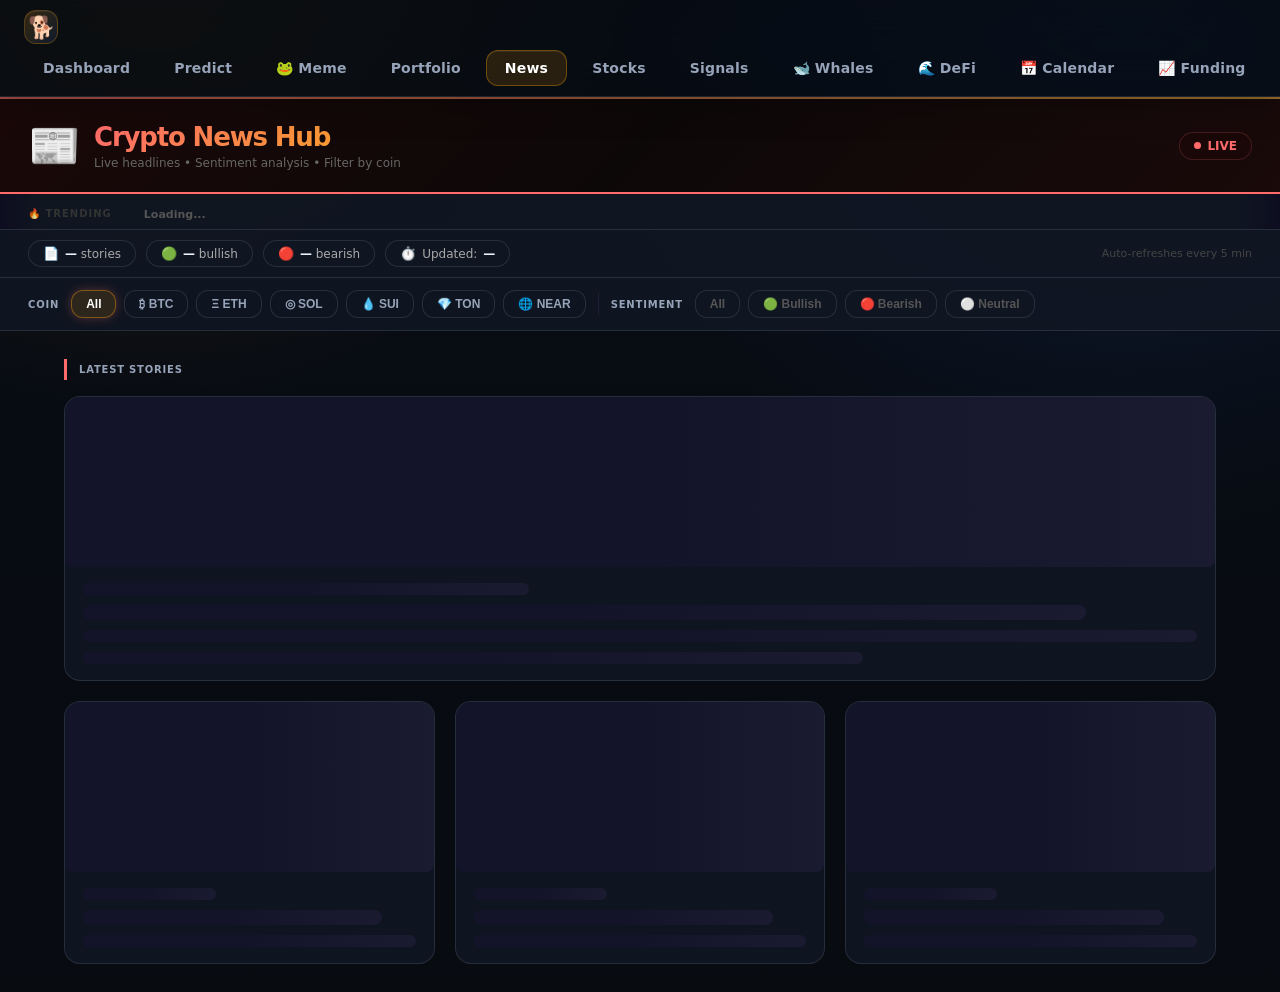
<file: news.html>
<!DOCTYPE html>
<html lang="en">
<head>
    <link rel="preconnect" href="https://fonts.googleapis.com">
    <link href="https://fonts.googleapis.com/css2?family=Inter:wght@400;500;600;700;800;900&display=swap" rel="stylesheet">
    <meta charset="UTF-8">
    <meta name="viewport" content="width=device-width, initial-scale=1.0">
    <title>📰 CryptoDoggy — News Hub</title>
    <style>
        /* ── DESIGN TOKENS ─────────────────────────────────────── */
        :root {
            --bg:          #0d1117;
            --bg-card:     #161b22;
            --bg-nav:      #0d1117;
            --border:      #21262d;
            --text:        #e6edf3;
            --text-muted:  #7d8590;
            --accent:      #3b82f6;
            --accent-sub:  rgba(59,130,246,0.10);
            --accent-brd:  rgba(59,130,246,0.25);
            --c-green:     #3fb950;
            --c-red:       #f85149;
        }
        @media (prefers-color-scheme: light) {
            :root {
                --bg:          #ffffff;
                --bg-card:     #f6f8fa;
                --bg-nav:      #ffffff;
                --border:      #d0d7de;
                --text:        #1f2328;
                --text-muted:  #656d76;
                --accent:      #0969da;
                --accent-sub:  rgba(9,105,218,0.08);
                --accent-brd:  rgba(9,105,218,0.25);
                --c-green:     #1a7f37;
                --c-red:       #cf222e;
            }
        }

        * { margin:0; padding:0; box-sizing:border-box; }
        body { background: var(--bg); color: var(--text); font-family:'Segoe UI',system-ui,sans-serif; min-height:100vh; }

        /* ── NAV ── */
        .site-nav { background: var(--bg-nav); border-bottom:1px solid var(--border); padding:10px 24px; display:flex; align-items:center; gap:6px; flex-wrap:wrap; }
        .nav-brand { font-size:22px; margin-right:12px; }
        .nav-link { padding:9px 18px; font-size:14px; font-weight:800; color: var(--text-muted); text-decoration:none; border-radius:10px; border:1px solid transparent; transition:all 0.18s; white-space:nowrap; letter-spacing:0.2px; }
        .nav-link:hover { color: var(--text); background: var(--bg-card); border-color: var(--border); }

        /* ── LIGHT MODE ── */

        /* ── MOOD BAR ── */
        .mood-bar { height:3px; background:linear-gradient(90deg,#ff6b6b,#f5a623,#ff6b6b); background-size:200% 100%; animation:moodShift 4s ease infinite; }
        @keyframes moodShift { 0%{background-position:0%} 100%{background-position:200%} }

        /* ── HEADER ── */
        .news-header { background:linear-gradient(135deg,#1a0808,#0d0808,#1a0a0a); border-bottom:2px solid #ff6b6b; padding:22px 28px; display:flex; align-items:center; justify-content:space-between; flex-wrap:wrap; gap:12px; }
        .news-header-left { display:flex; align-items:center; gap:14px; }
        .news-header-icon { font-size:42px; }
        .news-header h1 { font-size:26px; font-weight:900; background:linear-gradient(135deg,#ff6b6b,#f5a623); -webkit-background-clip:text; -webkit-text-fill-color:transparent; background-clip:text; }
        .news-header p { font-size:12px; color:#666; margin-top:4px; }
        .live-badge { display:flex; align-items:center; gap:6px; background:#1a0808; border:1px solid #ff6b6b30; border-radius:20px; padding:6px 14px; font-size:12px; font-weight:700; color:#ff6b6b; }
        .live-dot { width:7px; height:7px; border-radius:50%; background:#ff6b6b; animation:livePulse 1.4s ease-in-out infinite; }
        @keyframes livePulse { 0%,100%{opacity:1;transform:scale(1)} 50%{opacity:0.4;transform:scale(0.8)} }

        /* ── STATS STRIP ── */
        .stats-strip { background: var(--bg-card); border-bottom:1px solid var(--border); padding:10px 28px; display:flex; gap:10px; flex-wrap:wrap; align-items:center; }
        .stat-pill { background: var(--bg-card); border:1px solid var(--border); border-radius:20px; padding:5px 14px; font-size:12px; color:#aaa; display:flex; align-items:center; gap:6px; }
        .stat-pill strong { color: var(--text); }
        .stat-pill .pill-icon { font-size:13px; }
        .refresh-note { font-size:11px; color:#444; margin-left:auto; }

        /* ── FILTER BAR ── */
        .filter-bar { background: var(--bg-card); border-bottom:1px solid var(--border); padding:12px 28px; display:flex; align-items:center; gap:8px; flex-wrap:wrap; }
        .filter-label { font-size:10px; font-weight:800; color:#444; text-transform:uppercase; letter-spacing:1.5px; margin-right:4px; }
        .filter-btn { padding:6px 14px; border-radius:8px; font-size:12px; font-weight:700; border:1px solid var(--border); background: var(--bg-card); color:#555; cursor:pointer; transition:all 0.15s; }
        .filter-btn:hover { color:#ccc; border-color:#333; }
        .filter-btn.active { background:#ff6b6b; color:#fff; border-color:#ff6b6b; box-shadow:0 0 10px rgba(255,107,107,0.3); }
        .filter-divider { width:1px; height:22px; background:#1f1f3a; margin:0 4px; flex-shrink:0; }
        .sentiment-btn { padding:6px 14px; border-radius:8px; font-size:12px; font-weight:700; border:1px solid var(--border); background: var(--bg-card); color:#555; cursor:pointer; transition:all 0.15s; }
        .sentiment-btn:hover { color:#ccc; border-color:#333; }
        .sentiment-btn.active-bull { background:#00d4aa; color:#0a0a14; border-color:#00d4aa; }
        .sentiment-btn.active-bear { background:#ff4757; color:#fff; border-color:#ff4757; }
        .sentiment-btn.active-neu  { background:#555; color:#fff; border-color:#555; }

        /* ── MAIN LAYOUT ── */
        .page { max-width:1200px; margin:0 auto; padding:28px 24px; }

        /* ── NEWS GRID ── */
        .news-grid { display:grid; grid-template-columns:repeat(auto-fill,minmax(340px,1fr)); gap:20px; }

        /* ── NEWS CARD ── */
        .news-card { background: var(--bg-card); border:1px solid var(--border); border-radius:16px; overflow:hidden; text-decoration:none; color:inherit; display:flex; flex-direction:column; transition:all 0.2s; cursor:pointer; }
        .news-card:hover { border-color:#ff6b6b; box-shadow:0 4px 24px rgba(255,107,107,0.15); transform:translateY(-2px); }
        .news-card-image { width:100%; height:170px; object-fit:cover; background: var(--bg-card); display:block; }
        .news-card-image-placeholder { width:100%; height:170px; background:linear-gradient(135deg,#1a0808,#0d0d1f); display:flex; align-items:center; justify-content:center; font-size:48px; }
        .news-card-body { padding:16px 18px; flex:1; display:flex; flex-direction:column; gap:10px; }
        .news-top { display:flex; align-items:center; justify-content:space-between; gap:8px; }
        .news-source { font-size:10px; font-weight:800; color:#666; text-transform:uppercase; letter-spacing:1px; }
        .news-meta { font-size:10px; color:#444; }
        .sentiment-badge { font-size:10px; font-weight:800; padding:3px 8px; border-radius:6px; flex-shrink:0; }
        .sentiment-badge.bull { background:rgba(0,212,170,0.15); color:#00d4aa; border:1px solid rgba(0,212,170,0.3); }
        .sentiment-badge.bear { background:rgba(255,71,87,0.15); color:#ff4757; border:1px solid rgba(255,71,87,0.3); }
        .sentiment-badge.neu  { background:rgba(100,100,120,0.2); color:#888; border:1px solid rgba(100,100,120,0.3); }
        .news-title { font-size:15px; font-weight:700; line-height:1.45; color: var(--text); flex:1; }
        .news-body { font-size:12px; color:#666; line-height:1.55; display:-webkit-box; -webkit-line-clamp:2; -webkit-box-orient:vertical; overflow:hidden; }
        .news-footer { display:flex; gap:6px; flex-wrap:wrap; margin-top:auto; padding-top:8px; border-top:1px solid #1a1a2e; }
        .tag { font-size:10px; padding:3px 8px; border-radius:6px; background:#1a1a30; color:#555; font-weight:600; }
        .tag.btc  { color:#f7931a; background:rgba(247,147,26,0.1); }
        .tag.eth  { color:#627eea; background:rgba(98,126,234,0.1); }
        .tag.sol  { color:#9945ff; background:rgba(153,69,255,0.1); }
        .tag.sui  { color:#4da2ff; background:rgba(77,162,255,0.1); }
        .tag.ton  { color:#0098ea; background:rgba(0,152,234,0.1); }
        .tag.near { color:#00c08b; background:rgba(0,192,139,0.1); }
        .tag.defi { color:#f5a623; background:rgba(245,166,35,0.1); }
        .tag.nft  { color:#a855f7; background:rgba(168,85,247,0.1); }
        .tag.reg  { color:#ff6b6b; background:rgba(255,107,107,0.1); }

        /* ── FEATURED CARD (first item) ── */
        .news-card.featured { grid-column:1/-1; flex-direction:row; max-height:220px; }
        .news-card.featured .news-card-image { width:340px; height:220px; flex-shrink:0; }
        .news-card.featured .news-card-image-placeholder { width:340px; height:220px; flex-shrink:0; }
        .news-card.featured .news-title { font-size:18px; }
        .news-card.featured .news-body { -webkit-line-clamp:3; }
        @media(max-width:700px) { .news-card.featured { flex-direction:column; max-height:none; } .news-card.featured .news-card-image, .news-card.featured .news-card-image-placeholder { width:100%; } }

        /* ── SKELETON LOADERS ── */
        .skeleton { border-radius:8px; background:linear-gradient(90deg,#13132a 25%,#1a1a30 50%,#13132a 75%); background-size:200% 100%; animation:shimmer 1.4s infinite; }
        @keyframes shimmer { 0%{background-position:200%} 100%{background-position:-200%} }
        .skel-card { background: var(--bg-card); border:1px solid var(--border); border-radius:16px; overflow:hidden; }
        .skel-img { height:170px; }
        .skel-body { padding:16px 18px; display:flex; flex-direction:column; gap:10px; }
        .skel-line { height:12px; }
        .skel-line.short { width:40%; }
        .skel-line.med { width:70%; }
        .skel-line.full { width:100%; }
        .skel-line.title { height:15px; width:90%; }

        /* ── EMPTY STATE ── */
        .empty-state { text-align:center; padding:80px 20px; color:#444; }
        .empty-state .empty-icon { font-size:56px; margin-bottom:16px; }
        .empty-state p { font-size:15px; }

        /* ── ERROR BANNER ── */
        .error-banner { background:#1a0808; border:1px solid #ff475740; border-radius:12px; padding:14px 20px; color:#ff4757; font-size:13px; margin-bottom:20px; display:none; }

        /* ── SECTION LABEL ── */
        .section-label { font-size:11px; font-weight:800; color:#ff6b6b; text-transform:uppercase; letter-spacing:2px; border-left:3px solid #ff6b6b; padding:5px 12px; margin-bottom:16px; }

        /* ── TRENDING TICKER ── */
        .trending-strip { background: var(--bg-card); border-bottom:1px solid var(--border); padding:8px 28px; overflow:hidden; white-space:nowrap; position:relative; }
        .trending-strip::before,.trending-strip::after { content:''; position:absolute; top:0; bottom:0; width:40px; z-index:2; pointer-events:none; }
        .trending-strip::before { left:0; background:linear-gradient(to right,#0d0d1f,transparent); }
        .trending-strip::after  { right:0; background:linear-gradient(to left,#0d0d1f,transparent); }
        .trending-track { display:inline-flex; gap:24px; animation:trendScroll 30s linear infinite; }
        .trending-track:hover { animation-play-state:paused; }
        @keyframes trendScroll { 0%{transform:translateX(0)} 100%{transform:translateX(-50%)} }
        .trend-item { font-size:11px; color:#555; font-weight:700; display:inline-flex; align-items:center; gap:5px; }
        .trend-item span { color:#ff6b6b; }
        .trend-label { font-size:10px; font-weight:800; color:#333; text-transform:uppercase; letter-spacing:1px; margin-right:8px; }
    


        /* ── MOBILE NAV ─────────────────────────────────────────── */
        .nav-hamburger {
            display: none;
            margin-left: auto;
            background: none;
            border: 1px solid var(--border);
            border-radius: 8px;
            padding: 7px 10px;
            cursor: pointer;
            color: var(--text-muted);
            font-size: 18px;
            line-height: 1;
            transition: all 0.18s;
            flex-shrink: 0;
        }
        .nav-hamburger:hover { color: var(--text); border-color: var(--accent-brd); }
        .nav-links-wrap { display: flex; align-items: center; gap: 6px; flex-wrap: nowrap; }

        @media (max-width: 860px) {
            .nav-hamburger { display: flex; align-items: center; justify-content: center; }
            .nav-links-wrap {
                display: none;
                position: absolute;
                top: 100%;
                left: 0; right: 0;
                background: var(--bg-nav);
                border-bottom: 1px solid var(--border);
                flex-direction: column;
                align-items: stretch;
                gap: 0;
                padding: 8px 16px 12px;
                z-index: 999;
                box-shadow: 0 8px 24px rgba(0,0,0,0.18);
            }
            .nav-links-wrap.open { display: flex; }
            .nav-links-wrap .nav-link {
                border-radius: 8px;
                padding: 10px 14px;
                border: none;
                border-bottom: 1px solid var(--border);
            }
            .nav-links-wrap .nav-link:last-child { border-bottom: none; }
            .site-nav { position: relative; flex-wrap: nowrap; }
        }
        /* ── NAV STATE ─────────────────────────────────────────── */
        .nav-link.active             { color: var(--accent); background: var(--accent-sub); border-color: var(--accent-brd); }
        .nav-link:not(.active):hover { color: var(--accent); }

</style>
    <link rel="stylesheet" href="crypto-ui.css">
</head>
<body>

<!-- ── NAV ── -->
<nav class="site-nav">
    <span class="nav-brand">🐕</span>
    <button class="nav-hamburger" id="nav-hamburger" aria-label="Menu" aria-expanded="false">☰</button>
    <div class="nav-links-wrap" id="nav-links-wrap">
    <a href="index.html" class="nav-link">Dashboard</a>
    <a href="game.html" class="nav-link">Predict</a>
    <a href="meme.html" class="nav-link">🐸 Meme</a>
    <a href="portfolio.html" class="nav-link">Portfolio</a>
    <a href="news.html" class="nav-link active">News</a>
    <a href="stocks.html" class="nav-link">Stocks</a>
    <a href="signals.html" class="nav-link">Signals</a>
    <a href="whales.html" class="nav-link">🐋 Whales</a>
    <a href="defi.html" class="nav-link">🌊 DeFi</a>
    <a href="calendar.html" class="nav-link">📅 Calendar</a>
    <a href="funding.html" class="nav-link">📈 Funding</a>
    <a href="pulse.html" class="nav-link">Pulse</a>
    <a href="alerts.html" class="nav-link">🔔 Alerts</a>
    </div>
</nav>

<!-- ── MOOD BAR ── -->
<div class="mood-bar"></div>

<!-- ── HEADER ── -->
<div class="news-header">
    <div class="news-header-left">
        <div class="news-header-icon">📰</div>
        <div>
            <h1>Crypto News Hub</h1>
            <p>Live headlines • Sentiment analysis • Filter by coin</p>
        </div>
    </div>
    <div class="live-badge">
        <div class="live-dot"></div>
        LIVE
    </div>
</div>

<!-- ── TRENDING STRIP ── -->
<div class="trending-strip" id="trendingStrip">
    <div class="trending-track" id="trendingTrack">
        <span class="trend-label">🔥 Trending</span>
        <span class="trend-item">Loading...</span>
    </div>
</div>

<!-- ── STATS STRIP ── -->
<div class="stats-strip">
    <div class="stat-pill"><span class="pill-icon">📄</span> <span id="totalCount"><strong>—</strong> stories</span></div>
    <div class="stat-pill"><span class="pill-icon">🟢</span> <span id="bullCount"><strong>—</strong> bullish</span></div>
    <div class="stat-pill"><span class="pill-icon">🔴</span> <span id="bearCount"><strong>—</strong> bearish</span></div>
    <div class="stat-pill"><span class="pill-icon">⏱️</span> Updated: <strong id="lastUpdated">—</strong></div>
    <div class="refresh-note" id="refreshNote">Auto-refreshes every 5 min</div>
</div>

<!-- ── FILTER BAR ── -->
<div class="filter-bar">
    <span class="filter-label">Coin</span>
    <button class="filter-btn active" data-coin="ALL" onclick="setCoinFilter(this,'ALL')">All</button>
    <button class="filter-btn" data-coin="BTC" onclick="setCoinFilter(this,'BTC')">₿ BTC</button>
    <button class="filter-btn" data-coin="ETH" onclick="setCoinFilter(this,'ETH')">Ξ ETH</button>
    <button class="filter-btn" data-coin="SOL" onclick="setCoinFilter(this,'SOL')">◎ SOL</button>
    <button class="filter-btn" data-coin="SUI" onclick="setCoinFilter(this,'SUI')">💧 SUI</button>
    <button class="filter-btn" data-coin="TON" onclick="setCoinFilter(this,'TON')">💎 TON</button>
    <button class="filter-btn" data-coin="NEAR" onclick="setCoinFilter(this,'NEAR')">🌐 NEAR</button>

    <div class="filter-divider"></div>

    <span class="filter-label">Sentiment</span>
    <button class="sentiment-btn" data-sent="ALL" onclick="setSentFilter(this,'ALL')">All</button>
    <button class="sentiment-btn" data-sent="bull" onclick="setSentFilter(this,'bull')">🟢 Bullish</button>
    <button class="sentiment-btn" data-sent="bear" onclick="setSentFilter(this,'bear')">🔴 Bearish</button>
    <button class="sentiment-btn" data-sent="neu" onclick="setSentFilter(this,'neu')">⚪ Neutral</button>
</div>

<!-- ── PAGE BODY ── -->
<div class="page">
    <div id="errorBanner" class="error-banner">⚠️ <span id="errorMsg">Could not load news.</span></div>
    <div class="section-label">Latest Stories</div>
    <div class="news-grid" id="newsGrid">
        <!-- skeleton loaders -->
        <div class="skel-card" style="grid-column:1/-1">
            <div class="skel-img skeleton"></div>
            <div class="skel-body">
                <div class="skel-line short skeleton"></div>
                <div class="skel-line title skeleton"></div>
                <div class="skel-line full skeleton"></div>
                <div class="skel-line med skeleton"></div>
            </div>
        </div>
        <div class="skel-card"><div class="skel-img skeleton"></div><div class="skel-body"><div class="skel-line short skeleton"></div><div class="skel-line title skeleton"></div><div class="skel-line full skeleton"></div></div></div>
        <div class="skel-card"><div class="skel-img skeleton"></div><div class="skel-body"><div class="skel-line short skeleton"></div><div class="skel-line title skeleton"></div><div class="skel-line full skeleton"></div></div></div>
        <div class="skel-card"><div class="skel-img skeleton"></div><div class="skel-body"><div class="skel-line short skeleton"></div><div class="skel-line title skeleton"></div><div class="skel-line full skeleton"></div></div></div>
    </div>
</div>

<script>
// ── STATE ──
let allArticles = [];
let coinFilter = 'ALL';
let sentFilter = 'ALL';
let refreshTimer;

// ── BULLISH / BEARISH KEYWORDS ──
const BULL_WORDS = ['surge','surged','surging','rally','rallied','rallying','bull','bullish','gain','gained','jump','jumped','rise','rose','risen','soar','soared','pump','pumped','breakout','all-time high','ath','record high','outperform','buy','buying','accumulate','recovery','recover','adoption','launch','upgrade','partnership','milestone','approval'];
const BEAR_WORDS = ['crash','crashed','crashing','drop','dropped','fall','fell','decline','declined','declining','bear','bearish','dump','dumped','selloff','sell-off','plunge','plunged','correction','fear','hack','hacked','exploit','exploit','ban','banned','regulation','sec','lawsuit','fraud','scam','rug','liquidat','bankrupt','contagion','collapse'];

function scoreSentiment(text) {
    const lower = text.toLowerCase();
    let bull = 0, bear = 0;
    BULL_WORDS.forEach(w => { if (lower.includes(w)) bull++; });
    BEAR_WORDS.forEach(w => { if (lower.includes(w)) bear++; });
    if (bull > bear) return 'bull';
    if (bear > bull) return 'bear';
    return 'neu';
}

function sentLabel(s) {
    if (s === 'bull') return '🟢 Bullish';
    if (s === 'bear') return '🔴 Bearish';
    return '⚪ Neutral';
}

// ── TIME AGO ──
function timeAgo(ts) {
    const diff = Math.floor(Date.now()/1000) - ts;
    if (diff < 60) return 'just now';
    if (diff < 3600) return Math.floor(diff/60) + 'm ago';
    if (diff < 86400) return Math.floor(diff/3600) + 'h ago';
    return Math.floor(diff/86400) + 'd ago';
}

// ── TAGS FROM FREE TEXT ──
const COIN_TAGS = ['BTC','ETH','SOL','BNB','XRP','ADA','AVAX','LINK','SUI','TON','NEAR','DOGE','SHIB'];

function extractTags(title, body) {
    const hay = ((title||'') + ' ' + (body||'')).toUpperCase();
    const result = [];
    COIN_TAGS.forEach(c => { if (hay.includes(c) || hay.includes(' '+c+' ')) result.push(c); });
    const lower = hay.toLowerCase();
    if (lower.includes('defi')) result.push('DeFi');
    if (lower.includes('nft')) result.push('NFT');
    if (lower.includes('regulat') || lower.includes(' sec ') || lower.includes('lawsuit')) result.push('REG');
    return [...new Set(result)].slice(0, 4);
}

function tagClass(tag) {
    const map = {BTC:'btc',ETH:'eth',SOL:'sol',SUI:'sui',TON:'ton',NEAR:'near',DEFI:'defi',NFT:'nft',REG:'reg'};
    return map[tag.toUpperCase()] || '';
}

// ── COIN FILTER MATCH ──
function matchesCoin(article, coin) {
    if (coin === 'ALL') return true;
    const haystack = ((article.title||'') + ' ' + (article.body||'')).toUpperCase();
    // match "BTC" as word (avoid e.g. "ABSTRACT" matching "BTC" — it won't, but be safe)
    return haystack.includes(coin);
}

// ── RENDER CARD ──
function renderCard(article, featured=false) {
    const sent = article._sentiment;
    const tags = article._tags;
    const ago = timeAgo(article.published_on);

    const imgEl = article.imageurl && article.imageurl.startsWith('http')
        ? `<img class="news-card-image" src="${article.imageurl}" alt="" loading="lazy" onerror="this.style.display='none';this.nextElementSibling.style.display='flex'">`
          + `<div class="news-card-image-placeholder" style="display:none">📰</div>`
        : `<div class="news-card-image-placeholder">📰</div>`;

    const tagHtml = tags.map(t =>
        `<span class="tag ${tagClass(t)}">${t}</span>`
    ).join('');

    const bodySnippet = article.body
        ? article.body.replace(/<[^>]*>/g,'').slice(0,160) + '…'
        : '';

    return `
    <a class="news-card${featured?' featured':''}" href="${article.url}" target="_blank" rel="noopener">
        ${imgEl}
        <div class="news-card-body">
            <div class="news-top">
                <span class="news-source">${article.source || 'CryptoNews'}</span>
                <span class="sentiment-badge ${sent}">${sentLabel(sent)}</span>
            </div>
            <div class="news-title">${article.title}</div>
            ${bodySnippet ? `<div class="news-body">${bodySnippet}</div>` : ''}
            <div class="news-footer">
                ${tagHtml}
                <span class="news-meta" style="margin-left:auto">${ago}</span>
            </div>
        </div>
    </a>`;
}

// ── RENDER GRID ──
function renderGrid() {
    const grid = document.getElementById('newsGrid');
    let filtered = allArticles.filter(a =>
        matchesCoin(a, coinFilter) &&
        (sentFilter === 'ALL' || a._sentiment === sentFilter)
    );

    // update stat counts
    document.getElementById('totalCount').innerHTML = `<strong>${filtered.length}</strong> stories`;
    const bulls = filtered.filter(a => a._sentiment === 'bull').length;
    const bears = filtered.filter(a => a._sentiment === 'bear').length;
    document.getElementById('bullCount').innerHTML = `<strong>${bulls}</strong> bullish`;
    document.getElementById('bearCount').innerHTML = `<strong>${bears}</strong> bearish`;

    if (!filtered.length) {
        grid.innerHTML = `<div class="empty-state" style="grid-column:1/-1">
            <div class="empty-icon">🔍</div>
            <p>No stories match this filter. Try a different coin or sentiment.</p>
        </div>`;
        return;
    }

    let html = '';
    filtered.forEach((a, i) => {
        html += renderCard(a, i === 0);
    });
    grid.innerHTML = html;
}

// ── RSS SOURCES ──
const RSS_FEEDS = [
    { url: 'https://cointelegraph.com/rss',                    name: 'CoinTelegraph' },
    { url: 'https://decrypt.co/feed',                          name: 'Decrypt'       },
    { url: 'https://www.coindesk.com/arc/outboundfeeds/rss/',  name: 'CoinDesk'      }
];

// Two proxy strategies: corsproxy returns raw XML; allorigins wraps in JSON
const PROXIES = [
    { build: url => `https://corsproxy.io/?${encodeURIComponent(url)}`,                  json: false },
    { build: url => `https://api.allorigins.win/get?url=${encodeURIComponent(url)}`,     json: true  },
    { build: url => `https://api.codetabs.com/v1/proxy?quest=${encodeURIComponent(url)}`,json: false }
];

function extractImageFromItem(item) {
    const media = item.getElementsByTagNameNS('*','content')[0] || item.querySelector('content');
    if (media && media.getAttribute('url')) return media.getAttribute('url');
    const enc = item.querySelector('enclosure');
    if (enc && enc.getAttribute('url') && /image/.test(enc.getAttribute('type')||'image')) return enc.getAttribute('url');
    const raw = item.querySelector('description')?.textContent || '';
    const m = raw.match(/<img[^>]+src=["']([^"']+)["']/i);
    if (m) return m[1];
    return '';
}

function parseXMLItems(xmlText, feedName) {
    const parser = new DOMParser();
    const xml = parser.parseFromString(xmlText, 'text/xml');
    const parseErr = xml.querySelector('parsererror');
    if (parseErr) throw new Error('XML parse error');
    const items = [...xml.querySelectorAll('item')];
    return items.map(item => {
        const title = item.querySelector('title')?.textContent?.trim() || '';
        let url = '';
        const linkEl = item.querySelector('link');
        if (linkEl) url = (linkEl.textContent?.trim() || linkEl.getAttribute('href') || '').replace(/\s/g,'');
        const pubDate  = item.querySelector('pubDate')?.textContent || '';
        const desc     = item.querySelector('description')?.textContent || '';
        const cleanBody = desc.replace(/<[^>]*>/g,' ').replace(/&nbsp;/g,' ').replace(/&amp;/g,'&').trim();
        const published_on = pubDate ? Math.floor(new Date(pubDate).getTime()/1000) : Math.floor(Date.now()/1000);
        const imageurl = extractImageFromItem(item);
        return { title, url, imageurl, body: cleanBody, source: feedName, published_on };
    }).filter(a => a.title && a.url);
}

async function fetchRSS(feed) {
    let lastErr;
    for (const proxy of PROXIES) {
        try {
            const res = await fetch(proxy.build(feed.url), { cache: 'no-store' });
            if (!res.ok) throw new Error(`HTTP ${res.status}`);
            let xmlText;
            if (proxy.json) {
                const data = await res.json();
                xmlText = data.contents;
            } else {
                xmlText = await res.text();
            }
            if (!xmlText || xmlText.length < 100) throw new Error('Empty response');
            return parseXMLItems(xmlText, feed.name);
        } catch(e) {
            lastErr = e;
            // try next proxy
        }
    }
    throw new Error(`${feed.name}: ${lastErr?.message}`);
}

// ── FETCH NEWS ──
async function fetchNews() {
    const err = document.getElementById('errorBanner');
    err.style.display = 'none';

    try {
        const results = await Promise.allSettled(RSS_FEEDS.map(f => fetchRSS(f)));
        let merged = [];
        const failures = [];
        results.forEach((r, i) => {
            if (r.status === 'fulfilled') merged = merged.concat(r.value);
            else failures.push(RSS_FEEDS[i].name + ': ' + r.reason?.message);
        });

        if (!merged.length) throw new Error('All RSS feeds failed — ' + failures.join(' | '));

        // sort newest first, deduplicate
        merged.sort((a, b) => b.published_on - a.published_on);
        const seen = new Set();
        merged = merged.filter(a => {
            const key = a.title.slice(0, 60).toLowerCase();
            if (seen.has(key)) return false;
            seen.add(key); return true;
        });

        allArticles = merged.slice(0, 60).map(a => ({
            ...a,
            _sentiment: scoreSentiment(a.title + ' ' + a.body),
            _tags: extractTags(a.title, a.body)
        }));

        document.getElementById('lastUpdated').textContent =
            new Date().toLocaleTimeString([], {hour:'2-digit',minute:'2-digit'});

        // warn if some feeds failed but don't block the page
        if (failures.length) console.warn('Some feeds failed:', failures);

        updateTrending();
        renderGrid();

    } catch(e) {
        console.error('News fetch error:', e);
        err.style.display = 'block';
        document.getElementById('errorMsg').textContent = '⚠️ ' + e.message;
        if (allArticles.length) renderGrid();
    }
}

// ── TRENDING TOPICS ──
function updateTrending() {
    const words = {};
    allArticles.forEach(a => {
        (a._tags || []).forEach(t => { words[t] = (words[t]||0) + 1; });
    });
    const sorted = Object.entries(words).sort((a,b)=>b[1]-a[1]).slice(0,8);
    const items = sorted.map(([w,c]) => `<span class="trend-item"><span>${w}</span> ${c} stories</span>`).join('');
    const doubled = items + items; // duplicate for seamless loop
    document.getElementById('trendingTrack').innerHTML =
        `<span class="trend-label">🔥 Trending</span>` + doubled;
}

// ── FILTERS ──
function setCoinFilter(btn, coin) {
    document.querySelectorAll('.filter-btn').forEach(b => b.classList.remove('active'));
    btn.classList.add('active');
    coinFilter = coin;
    renderGrid(); // filter client-side — no re-fetch needed
}

function setSentFilter(btn, sent) {
    document.querySelectorAll('.sentiment-btn').forEach(b => {
        b.classList.remove('active-bull','active-bear','active-neu');
    });
    sentFilter = sent;
    if (sent === 'bull') btn.classList.add('active-bull');
    else if (sent === 'bear') btn.classList.add('active-bear');
    else if (sent === 'neu') btn.classList.add('active-neu');
    else btn.classList.add('active');
    renderGrid();
}

// ── THEME ──

// ── COUNTDOWN ──
let secondsLeft = 300;
function tickRefresh() {
    secondsLeft--;
    if (secondsLeft <= 0) {
        secondsLeft = 300;
        fetchNews();
    }
    const m = Math.floor(secondsLeft/60);
    const s = secondsLeft % 60;
    document.getElementById('refreshNote').textContent =
        `Refreshing in ${m}:${s.toString().padStart(2,'0')}`;
}

// ── INIT ──
(function init() {
    }
    // Mark active nav
    document.querySelectorAll('.nav-link').forEach(l => {
        if (l.getAttribute('href') === 'news.html') l.classList.add('active');
        else l.classList.remove('active');
    });
    fetchNews();
    setInterval(tickRefresh, 1000);
})();
</script>

<script>
(function() {
    const btn = document.getElementById('nav-hamburger');
    const wrap = document.getElementById('nav-links-wrap');
    if (!btn || !wrap) return;
    btn.addEventListener('click', function() {
        const open = wrap.classList.toggle('open');
        btn.setAttribute('aria-expanded', open);
        btn.textContent = open ? '✕' : '☰';
    });
    // Close on nav link click (mobile)
    wrap.querySelectorAll('.nav-link').forEach(function(a) {
        a.addEventListener('click', function() {
            wrap.classList.remove('open');
            btn.textContent = '☰';
        });
    });
    // Close on outside click
    document.addEventListener('click', function(e) {
        if (!btn.contains(e.target) && !wrap.contains(e.target)) {
            wrap.classList.remove('open');
            btn.textContent = '☰';
        }
    });
})();
</script>

</body>
</html>
</file>
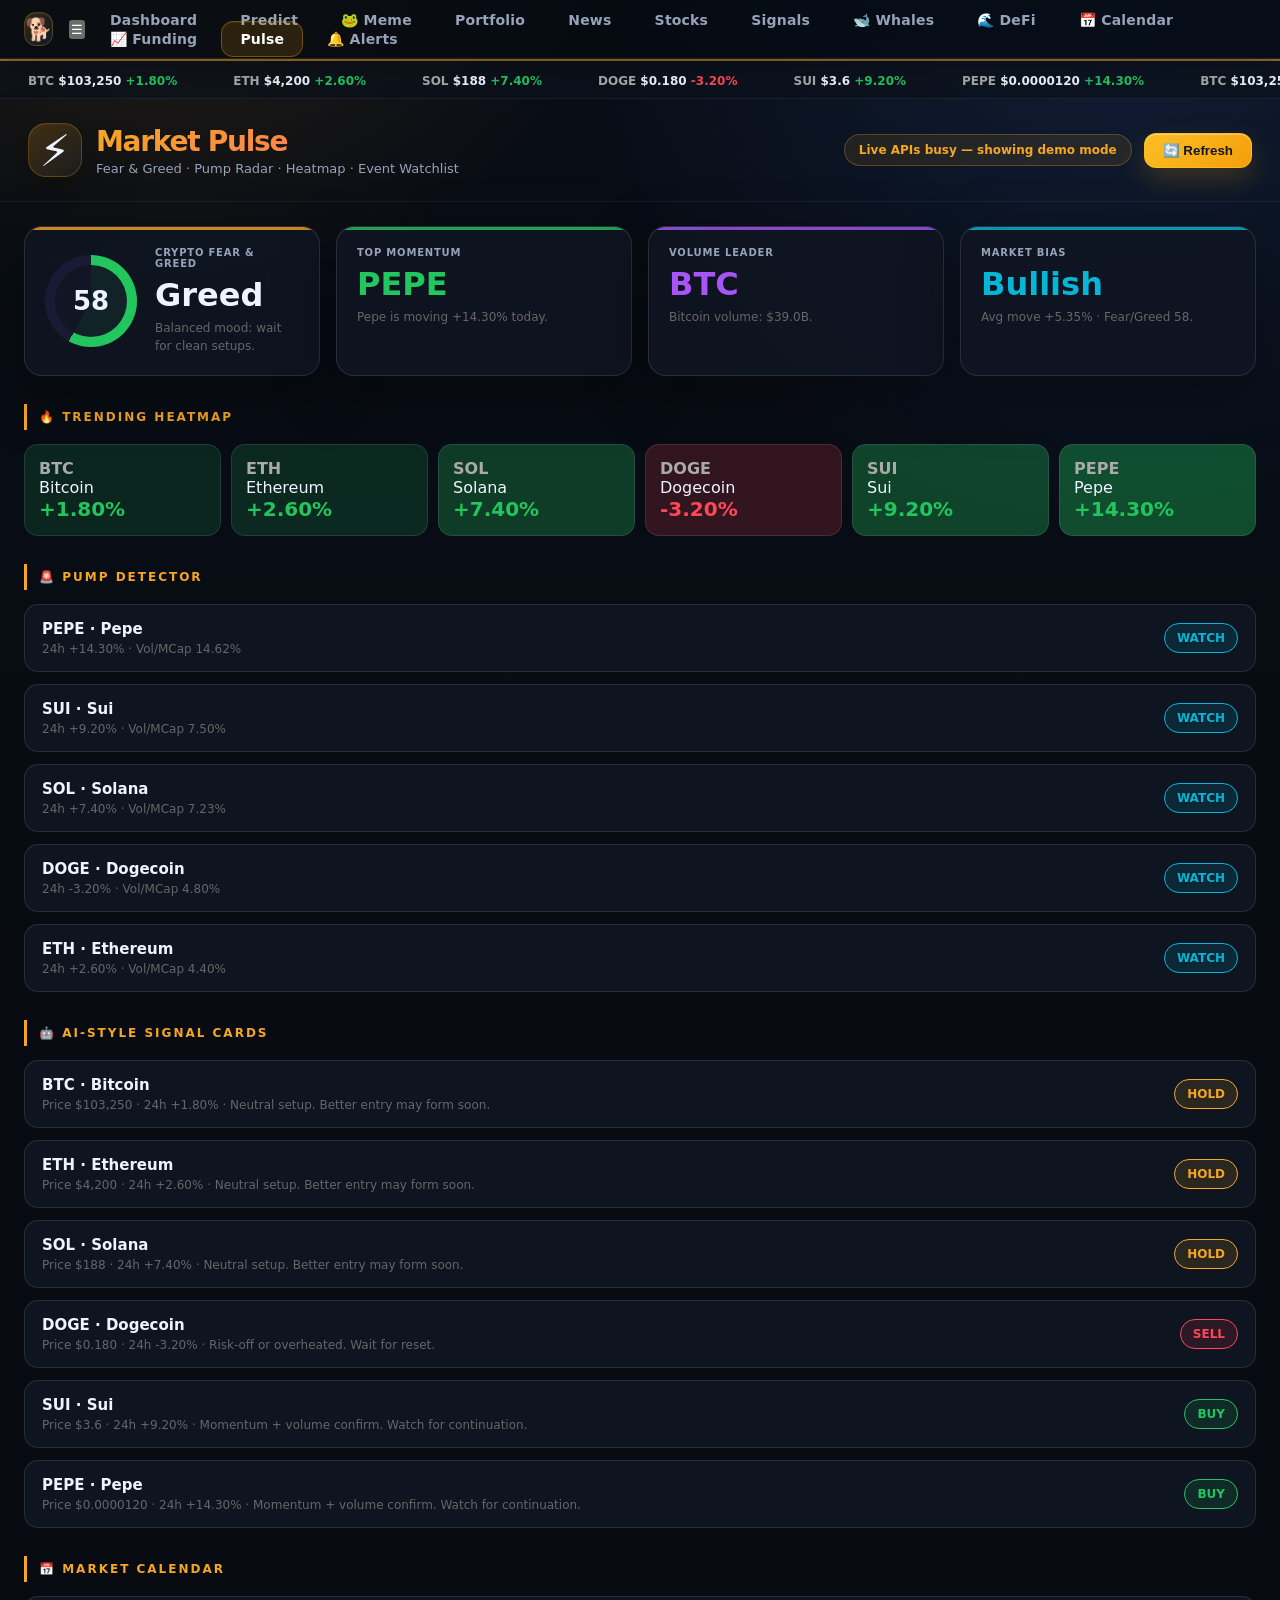
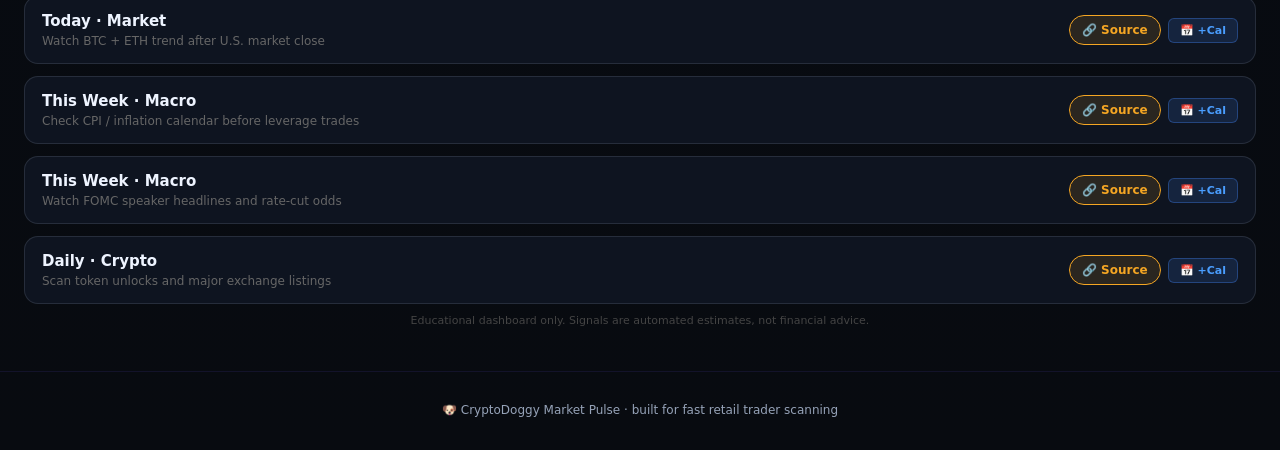
<file: pulse.html>
<!DOCTYPE html>
<html lang="en">
<head>
    <link rel="preconnect" href="https://fonts.googleapis.com">
    <link href="https://fonts.googleapis.com/css2?family=Inter:wght@400;500;600;700;800;900&display=swap" rel="stylesheet">
  <meta charset="UTF-8" />
  <meta name="viewport" content="width=device-width, initial-scale=1.0" />
  <title>⚡ CryptoDoggy Market Pulse</title>
  <style>
        /* ── DESIGN TOKENS ─────────────────────────────────────── */
        :root {
            --bg:          #0d1117;
            --bg-card:     #161b22;
            --bg-nav:      #0d1117;
            --border:      #21262d;
            --text:        #e6edf3;
            --text-muted:  #7d8590;
            --accent:      #3b82f6;
            --accent-sub:  rgba(59,130,246,0.10);
            --accent-brd:  rgba(59,130,246,0.25);
            --c-green:     #3fb950;
            --c-red:       #f85149;
        }
        @media (prefers-color-scheme: light) {
            :root {
                --bg:          #ffffff;
                --bg-card:     #f6f8fa;
                --bg-nav:      #ffffff;
                --border:      #d0d7de;
                --text:        #1f2328;
                --text-muted:  #656d76;
                --accent:      #0969da;
                --accent-sub:  rgba(9,105,218,0.08);
                --accent-brd:  rgba(9,105,218,0.25);
                --c-green:     #1a7f37;
                --c-red:       #cf222e;
            }
        }

    *{margin:0;padding:0;box-sizing:border-box}
    body{background: var(--bg);color: var(--text);font-family:'Segoe UI',system-ui,sans-serif;min-height:100vh}
    .site-nav{background: var(--bg-nav);border-bottom:1px solid var(--border);padding:10px 24px;display:flex;align-items:center;gap:6px;overflow-x:auto}
    .nav-brand{font-size:22px;margin-right:12px}.nav-link{padding:9px 18px;font-size:14px;font-weight:800;color: var(--text-muted);text-decoration:none;border-radius:10px;border:1px solid transparent;transition:.18s;white-space:nowrap;letter-spacing:.2px}.nav-link:hover{color: var(--text);background: var(--bg-card);border-color: var(--border)}.nav-link.active{background:#1a1200;border-color:#f5a623;color:#f5a623;}.mood-bar{height:3px;background:#f5a623;}
    .ticker-wrap{background: var(--bg-card);border-bottom:1px solid var(--border);overflow:hidden;white-space:nowrap;padding:9px 0}.ticker-track{display:inline-block;animation:ticker 40s linear infinite}.ticker-track:hover{animation-play-state:paused}@keyframes ticker{0%{transform:translateX(0)}100%{transform:translateX(-50%)}}.ticker-item{display:inline-block;margin:0 28px;font-size:12px;font-weight:800;color:#aaa}.ticker-price{color: var(--text)}.green{color:#22c55e}.red{color:#ff4757}.yellow{color:#f5a623}.cyan{color:#06b6d4}.purple{color:#a855f7}
    .header{background:linear-gradient(135deg,#1a0a2e 0%,#0d1a2e 100%);border-bottom:2px solid #f5a623;padding:22px 28px;display:flex;align-items:center;justify-content:space-between;gap:16px;flex-wrap:wrap}.logo{display:flex;align-items:center;gap:14px}.logo-emoji{font-size:44px}.logo-text h1{font-size:28px;font-weight:900;background:linear-gradient(135deg,#f5a623,#ff6b6b);-webkit-background-clip:text;-webkit-text-fill-color:transparent}.logo-text p{font-size:13px;color:#8c6c2f;margin-top:3px}.header-actions{display:flex;align-items:center;gap:12px;flex-wrap:wrap}.pill{font-size:12px;font-weight:800;color:#f5a623;border:1px solid rgba(245,166,35,.28);background:rgba(245,166,35,.1);padding:8px 14px;border-radius:999px}.refresh-btn{padding:9px 18px;border-radius:10px;border:1px solid rgba(245,166,35,.35);background:rgba(245,166,35,.13);color:#f5a623;font-weight:800;cursor:pointer}.refresh-btn:hover{background:rgba(245,166,35,.22)}
    .main{max-width:1400px;margin:0 auto;padding:24px}.grid{display:grid;grid-template-columns:repeat(auto-fit,minmax(240px,1fr));gap:16px;margin-bottom:22px}.card{background: var(--bg-card);border:1px solid var(--border);border-radius:18px;padding:20px;position:relative;overflow:hidden}.card:before{content:'';position:absolute;top:0;left:0;right:0;height:3px;background:var(--accent,#f5a623);opacity:.8}.card:hover{border-color:var(--accent,#f5a623);box-shadow:0 4px 28px rgba(245,166,35,.08)}.label{font-size:11px;color:#666;text-transform:uppercase;letter-spacing:1px;font-weight:900;margin-bottom:7px}.big{font-size:32px;font-weight:900}.sub{font-size:12px;color:#666;margin-top:5px;line-height:1.5}.section-title{font-size:12px;font-weight:900;color:#f5a623;text-transform:uppercase;letter-spacing:2px;border-left:3px solid #f5a623;padding:6px 12px;margin:28px 0 14px}
    .fear-card{--accent:#f5a623;display:flex;align-items:center;gap:18px}.gauge{width:92px;height:92px;border-radius:50%;display:grid;place-items:center;background:conic-gradient(var(--gauge,#f5a623) 0deg,#1a1a35 0deg);position:relative;flex-shrink:0}.gauge:after{content:'';position:absolute;inset:10px;background: var(--bg-card);border-radius:50%}.gauge span{position:relative;z-index:1;font-size:26px;font-weight:900}.heat{display:grid;grid-template-columns:repeat(auto-fit,minmax(110px,1fr));gap:10px}.heat-tile{border-radius:14px;padding:14px;min-height:86px;display:flex;flex-direction:column;justify-content:space-between;background: var(--bg-card);border:1px solid var(--border)}.heat-symbol{font-weight:900;color:#aaa}.heat-change{font-size:20px;font-weight:900}.pump-list,.calendar-list,.signal-list{display:grid;gap:12px}.row-card{background: var(--bg-card);border:1px solid var(--border);border-radius:14px;padding:15px 17px;display:flex;align-items:center;justify-content:space-between;gap:14px}.row-title{font-size:15px;font-weight:900}.row-meta{font-size:12px;color:#666;margin-top:4px}.badge{padding:7px 12px;border-radius:999px;font-size:12px;font-weight:900;white-space:nowrap;border:1px solid currentColor}.badge.buy{color:#22c55e;background:rgba(34,197,94,.12)}.badge.hold{color:#f5a623;background:rgba(245,166,35,.12)}.badge.sell{color:#ff4757;background:rgba(255,71,87,.12)}.badge.watch{color:#06b6d4;background:rgba(6,182,212,.12)}.footer{text-align:center;padding:28px;color:#333;font-size:12px;border-top:1px solid #13132a;margin-top:20px;line-height:1.8}.loading{text-align:center;color:#555;padding:30px}.small-note{font-size:11px;color:#444;text-align:center;margin-top:10px}
    @media(max-width:700px){.site-nav{padding:8px 12px}.nav-link{padding:7px 12px;font-size:12px}.main{padding:16px}.header{padding:18px}.logo-text h1{font-size:23px}.big{font-size:27px}.row-card{align-items:flex-start;flex-direction:column}.gauge{width:78px;height:78px}.fear-card{align-items:flex-start}}
    </style>
    <link rel="stylesheet" href="crypto-ui.css">
</head>
<body>
  <nav class="site-nav">
    <span class="nav-brand">🐕</span>
    <button class="nav-hamburger" id="nav-hamburger" aria-label="Menu" aria-expanded="false">☰</button>
    <div class="nav-links-wrap" id="nav-links-wrap">
    <a href="index.html" class="nav-link">Dashboard</a>
    <a href="game.html" class="nav-link">Predict</a>
    <a href="meme.html" class="nav-link">🐸 Meme</a>
    <a href="portfolio.html" class="nav-link">Portfolio</a>
    <a href="news.html" class="nav-link">News</a>
    <a href="stocks.html" class="nav-link">Stocks</a>
    <a href="signals.html" class="nav-link">Signals</a>
    <a href="whales.html" class="nav-link">🐋 Whales</a>
    <a href="defi.html" class="nav-link">🌊 DeFi</a>
    <a href="calendar.html" class="nav-link">📅 Calendar</a>
    <a href="funding.html" class="nav-link">📈 Funding</a>
    <a href="pulse.html" class="nav-link active">Pulse</a>
    <a href="alerts.html" class="nav-link">🔔 Alerts</a>
    </div>
</nav>
  <div class="mood-bar"></div>
  <div class="ticker-wrap"><div class="ticker-track" id="ticker-track">Loading market tape...</div></div>
  <header class="header">
    <div class="logo"><div class="logo-emoji">⚡</div><div class="logo-text"><h1>Market Pulse</h1><p>Fear & Greed · Pump Radar · Heatmap · Event Watchlist</p></div></div>
    <div class="header-actions"><div class="pill" id="updated-pill">Syncing live data…</div><button class="refresh-btn" onclick="loadPulse()">🔄 Refresh</button></div>
  </header>
  <main class="main">
    <section class="grid">
      <div class="card fear-card"><div class="gauge" id="fear-gauge"><span id="fear-value">—</span></div><div><div class="label">Crypto Fear & Greed</div><div class="big" id="fear-label">Loading</div><div class="sub" id="fear-note">Reads the live Alternative.me market mood index.</div></div></div>
      <div class="card" style="--accent:#22c55e"><div class="label">Top Momentum</div><div class="big green" id="top-momentum">—</div><div class="sub" id="top-momentum-sub">Best 24h mover from tracked coins.</div></div>
      <div class="card" style="--accent:#a855f7"><div class="label">Volume Leader</div><div class="big purple" id="volume-leader">—</div><div class="sub" id="volume-leader-sub">Highest 24h volume in the scan.</div></div>
      <div class="card" style="--accent:#06b6d4"><div class="label">Market Bias</div><div class="big cyan" id="market-bias">—</div><div class="sub" id="market-bias-sub">AI-style read from price action + fear/greed.</div></div>
    </section>
    <div class="section-title">🔥 Trending Heatmap</div>
    <section class="heat" id="heatmap"><div class="loading">Loading heatmap…</div></section>
    <div class="section-title">🚨 Pump Detector</div>
    <section class="pump-list" id="pump-list"><div class="loading">Scanning abnormal movers…</div></section>
    <div class="section-title">🤖 AI-Style Signal Cards</div>
    <section class="signal-list" id="signal-list"><div class="loading">Building signals…</div></section>
    <div class="section-title">📅 Market Calendar</div>
    <section class="calendar-list" id="calendar-list"></section>
    <div class="small-note">Educational dashboard only. Signals are automated estimates, not financial advice.</div>
  </main>
  <footer class="footer">🐶 CryptoDoggy Market Pulse · built for fast retail trader scanning</footer>
<script>
const COINS='bitcoin,ethereum,solana,binancecoin,ripple,dogecoin,shiba-inu,sui,the-open-network,near,pepe,bonk';
let fearValue=50, marketData=[];
function money(n){if(n>=1e9)return'$'+(n/1e9).toFixed(1)+'B';if(n>=1e6)return'$'+(n/1e6).toFixed(1)+'M';if(n>=1)return'$'+n.toLocaleString(undefined,{maximumFractionDigits:2});return'$'+Number(n).toPrecision(3)}
function pct(n){return (n>=0?'+':'')+Number(n||0).toFixed(2)+'%'}
function cls(n){return n>=0?'green':'red'}
function signalFor(c){const p=c.price_change_percentage_24h||0;const v=(c.total_volume||0)/(c.market_cap||1);let score=0;if(p>8)score+=2;else if(p>2)score+=1;else if(p<-8)score-=2;else if(p<-2)score-=1;if(v>.12)score+=1;if(fearValue<30)score+=1;if(fearValue>75)score-=1;if(score>=2)return['BUY','buy','Momentum + volume confirm. Watch for continuation.'];if(score<=-1)return['SELL','sell','Risk-off or overheated. Wait for reset.'];return['HOLD','hold','Neutral setup. Better entry may form soon.']}
async function fetchJSON(url){const r=await fetch(url);if(!r.ok)throw new Error('Request failed');return r.json()}
async function loadPulse(){
 document.getElementById('updated-pill').textContent='Syncing live data…';
 try{
  const [coins,fear]=await Promise.all([
   fetchJSON(`https://api.coingecko.com/api/v3/coins/markets?vs_currency=usd&ids=${COINS}&order=market_cap_desc&per_page=30&page=1&sparkline=false&price_change_percentage=24h`),
   fetchJSON('https://api.alternative.me/fng/?limit=1')
  ]);
  marketData=coins;fearValue=Number(fear.data?.[0]?.value||50);renderFear(fear.data?.[0]);renderTicker();renderCards();renderHeatmap();renderPumps();renderSignals();renderCalendar();
  document.getElementById('updated-pill').textContent='Last update: '+new Date().toLocaleTimeString([], {hour:'2-digit',minute:'2-digit'});
 }catch(e){
  document.getElementById('updated-pill').textContent='Live APIs busy — showing demo mode';
  marketData=demoData();fearValue=58;renderFear({value:58,value_classification:'Greed'});renderTicker();renderCards();renderHeatmap();renderPumps();renderSignals();renderCalendar();
 }
}
function renderFear(f){const val=Number(f?.value||fearValue);const label=f?.value_classification||'Neutral';const deg=Math.min(360,Math.max(0,val*3.6));let color=val<30?'#ff4757':val<50?'#f5a623':val<75?'#22c55e':'#00d4aa';const g=document.getElementById('fear-gauge');g.style.setProperty('--gauge',color);g.style.background=`conic-gradient(${color} ${deg}deg,#1a1a35 ${deg}deg)`;document.getElementById('fear-value').textContent=val;document.getElementById('fear-label').textContent=label;document.getElementById('fear-note').textContent=val<35?'Fear zone: panic can create discount entries.':val>75?'Extreme greed: avoid chasing weak pumps.':'Balanced mood: wait for clean setups.'}
function renderTicker(){const html=marketData.map(c=>`<span class="ticker-item">${c.symbol.toUpperCase()} <span class="ticker-price">${money(c.current_price)}</span> <span class="${cls(c.price_change_percentage_24h)}">${pct(c.price_change_percentage_24h)}</span></span>`).join('');document.getElementById('ticker-track').innerHTML=html+html}
function renderCards(){const top=[...marketData].sort((a,b)=>(b.price_change_percentage_24h||0)-(a.price_change_percentage_24h||0))[0];const vol=[...marketData].sort((a,b)=>(b.total_volume||0)-(a.total_volume||0))[0];const avg=marketData.reduce((s,c)=>s+(c.price_change_percentage_24h||0),0)/marketData.length;document.getElementById('top-momentum').textContent=top.symbol.toUpperCase();document.getElementById('top-momentum-sub').textContent=`${top.name} is moving ${pct(top.price_change_percentage_24h)} today.`;document.getElementById('volume-leader').textContent=vol.symbol.toUpperCase();document.getElementById('volume-leader-sub').textContent=`${vol.name} volume: ${money(vol.total_volume)}.`;let bias=avg>2&&fearValue<80?'Bullish':avg<-2?'Bearish':'Neutral';document.getElementById('market-bias').textContent=bias;document.getElementById('market-bias-sub').textContent=`Avg move ${pct(avg)} · Fear/Greed ${fearValue}.`}
function renderHeatmap(){document.getElementById('heatmap').innerHTML=marketData.map(c=>{const p=c.price_change_percentage_24h||0;const bg=p>=0?`rgba(34,197,94,${Math.min(.35,.1+Math.abs(p)/45)})`:`rgba(255,71,87,${Math.min(.35,.1+Math.abs(p)/45)})`;return`<div class="heat-tile" style="background:${bg}"><div class="heat-symbol">${c.symbol.toUpperCase()}</div><div><div>${c.name}</div><div class="heat-change ${cls(p)}">${pct(p)}</div></div></div>`}).join('')}
function renderPumps(){const pumps=[...marketData].map(c=>({...c,score:Math.abs(c.price_change_percentage_24h||0)*((c.total_volume||1)/(c.market_cap||1))*100})).sort((a,b)=>b.score-a.score).slice(0,5);document.getElementById('pump-list').innerHTML=pumps.map(c=>`<div class="row-card"><div><div class="row-title">${c.symbol.toUpperCase()} · ${c.name}</div><div class="row-meta">24h ${pct(c.price_change_percentage_24h)} · Vol/MCap ${(((c.total_volume||0)/(c.market_cap||1))*100).toFixed(2)}%</div></div><span class="badge watch">WATCH</span></div>`).join('')}
function renderSignals(){document.getElementById('signal-list').innerHTML=marketData.slice(0,8).map(c=>{const [s,b,n]=signalFor(c);return`<div class="row-card"><div><div class="row-title">${c.symbol.toUpperCase()} · ${c.name}</div><div class="row-meta">Price ${money(c.current_price)} · 24h ${pct(c.price_change_percentage_24h)} · ${n}</div></div><span class="badge ${b}">${s}</span></div>`}).join('')}
function renderCalendar(){
  const today=new Date();
  const fmt=d=>d.toISOString().replace(/[-:.]/g,'').slice(0,15)+'Z';
  const todayFmt=fmt(today);
  const tmrFmt=fmt(new Date(today.getTime()+86400000));
  const gcalUrl=(title,details,recur='')=>{
    const base=`https://calendar.google.com/calendar/render?action=TEMPLATE`
      +`&text=${encodeURIComponent(title)}`
      +`&details=${encodeURIComponent('CryptoDoggy reminder: '+details)}`
      +`&dates=${todayFmt}/${tmrFmt}`;
    return recur?base+'&recur='+encodeURIComponent(recur):base;
  };
  const items=[
    {period:'Today',tag:'Market',
     desc:'Watch BTC + ETH trend after U.S. market close',
     url:'https://www.tradingview.com/chart/?symbol=BTCUSDT',
     cal:gcalUrl('Watch BTC + ETH at Market Close','Watch BTC + ETH trend after US market close')},
    {period:'This Week',tag:'Macro',
     desc:'Check CPI / inflation calendar before leverage trades',
     url:'https://www.investing.com/economic-calendar/',
     cal:gcalUrl('CPI / Inflation Calendar Check','Review economic calendar before any leverage trades')},
    {period:'This Week',tag:'Macro',
     desc:'Watch FOMC speaker headlines and rate-cut odds',
     url:'https://www.cmegroup.com/markets/interest-rates/cme-fedwatch-tool.html',
     cal:gcalUrl('FOMC Speakers + Rate-Cut Odds','Monitor FOMC headlines and rate-cut odds on CME FedWatch')},
    {period:'Daily',tag:'Crypto',
     desc:'Scan token unlocks and major exchange listings',
     url:'https://tokenunlocks.app/',
     cal:gcalUrl('Daily Token Unlocks + Listings Scan','Scan token unlocks and new exchange listings','RRULE:FREQ=DAILY')},
  ];
  document.getElementById('calendar-list').innerHTML=items.map(i=>`
    <div class="row-card" style="gap:10px">
      <div style="flex:1">
        <div class="row-title">${i.period} · ${i.tag}</div>
        <div class="row-meta">${i.desc}</div>
      </div>
      <div style="display:flex;gap:7px;align-items:center;flex-shrink:0">
        <a href="${i.url}" target="_blank" rel="noopener noreferrer"
           class="badge hold"
           style="text-decoration:none;cursor:pointer;white-space:nowrap">🔗 Source</a>
        <a href="${i.cal}" target="_blank" rel="noopener noreferrer"
           style="text-decoration:none;display:inline-flex;align-items:center;gap:4px;
                  background:rgba(66,133,244,0.14);border:1px solid rgba(66,133,244,0.35);
                  color:#4a9eff;padding:5px 11px;border-radius:6px;font-size:11px;
                  font-weight:800;white-space:nowrap;cursor:pointer;
                  transition:background .18s">📅 +Cal</a>
      </div>
    </div>`).join('');
}
function demoData(){return[{symbol:'btc',name:'Bitcoin',current_price:103250,price_change_percentage_24h:1.8,total_volume:39000000000,market_cap:2000000000000},{symbol:'eth',name:'Ethereum',current_price:4200,price_change_percentage_24h:2.6,total_volume:22000000000,market_cap:500000000000},{symbol:'sol',name:'Solana',current_price:188,price_change_percentage_24h:7.4,total_volume:6800000000,market_cap:94000000000},{symbol:'doge',name:'Dogecoin',current_price:.18,price_change_percentage_24h:-3.2,total_volume:1200000000,market_cap:25000000000},{symbol:'sui',name:'Sui',current_price:3.6,price_change_percentage_24h:9.2,total_volume:900000000,market_cap:12000000000},{symbol:'pepe',name:'Pepe',current_price:.000012,price_change_percentage_24h:14.3,total_volume:760000000,market_cap:5200000000}]}
loadPulse();setInterval(loadPulse,300000);
</script>

<script>
(function() {
    const btn = document.getElementById('nav-hamburger');
    const wrap = document.getElementById('nav-links-wrap');
    if (!btn || !wrap) return;
    btn.addEventListener('click', function() {
        const open = wrap.classList.toggle('open');
        btn.setAttribute('aria-expanded', open);
        btn.textContent = open ? '✕' : '☰';
    });
    // Close on nav link click (mobile)
    wrap.querySelectorAll('.nav-link').forEach(function(a) {
        a.addEventListener('click', function() {
            wrap.classList.remove('open');
            btn.textContent = '☰';
        });
    });
    // Close on outside click
    document.addEventListener('click', function(e) {
        if (!btn.contains(e.target) && !wrap.contains(e.target)) {
            wrap.classList.remove('open');
            btn.textContent = '☰';
        }
    });
})();
</script>

</body>
</html>
</file>
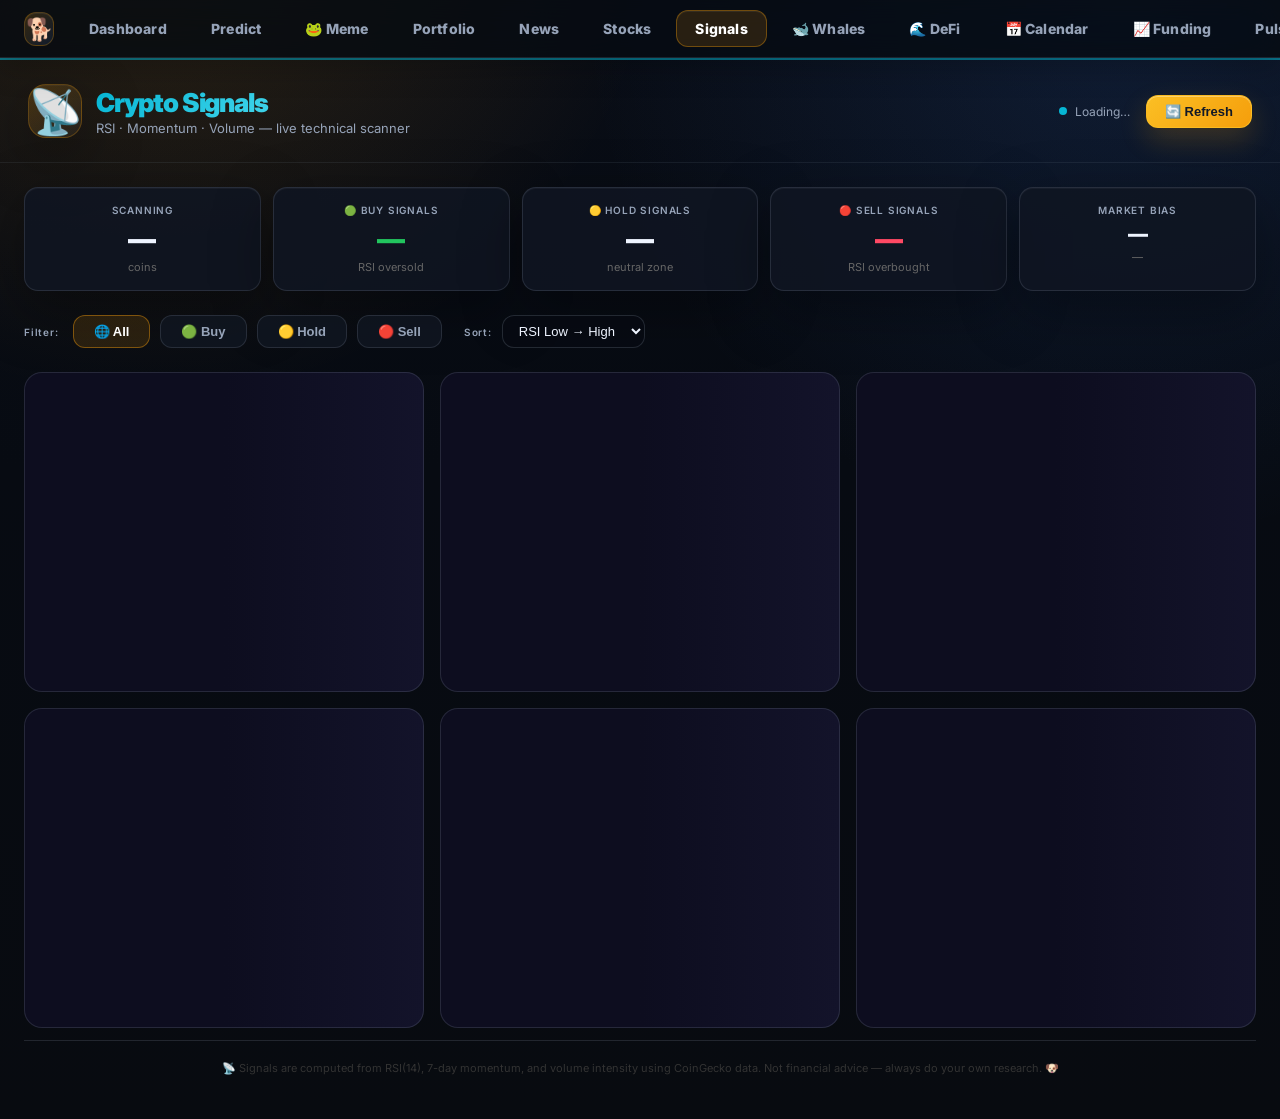
<file: signals.html>
<!DOCTYPE html>
<html lang="en">
<head>
    <link rel="preconnect" href="https://fonts.googleapis.com">
    <link href="https://fonts.googleapis.com/css2?family=Inter:wght@400;500;600;700;800;900&display=swap" rel="stylesheet">
    <meta charset="UTF-8">
    <meta name="viewport" content="width=device-width, initial-scale=1.0">
    <title>📡 CryptoDoggy Signals</title>
    <style>
        /* ── DESIGN TOKENS ─────────────────────────────────────── */
        :root {
            --bg:          #0d1117;
            --bg-card:     #161b22;
            --bg-nav:      #0d1117;
            --border:      #21262d;
            --text:        #e6edf3;
            --text-muted:  #7d8590;
            --accent:      #3b82f6;
            --accent-sub:  rgba(59,130,246,0.10);
            --accent-brd:  rgba(59,130,246,0.25);
            --c-green:     #3fb950;
            --c-red:       #f85149;
        }
        @media (prefers-color-scheme: light) {
            :root {
                --bg:          #ffffff;
                --bg-card:     #f6f8fa;
                --bg-nav:      #ffffff;
                --border:      #d0d7de;
                --text:        #1f2328;
                --text-muted:  #656d76;
                --accent:      #0969da;
                --accent-sub:  rgba(9,105,218,0.08);
                --accent-brd:  rgba(9,105,218,0.25);
                --c-green:     #1a7f37;
                --c-red:       #cf222e;
            }
        }

        * { margin: 0; padding: 0; box-sizing: border-box; }
        body { background: var(--bg); color: var(--text); font-family: 'Inter', 'Segoe UI', system-ui, sans-serif; min-height: 100vh; }

        /* ── NAV ── */
        .site-nav {
            background: var(--bg-nav);
            border-bottom: 1px solid var(--border);
            padding: 10px 24px;
            display: flex;
            align-items: center;
            gap: 6px;
        }
        .nav-brand { font-size: 22px; margin-right: 12px; }
        .nav-link {
            padding: 9px 18px;
            font-size: 14px;
            font-weight: 800;
            color: var(--text-muted);
            text-decoration: none;
            border-radius: 10px;
            border: 1px solid transparent;
            transition: all 0.18s;
            white-space: nowrap;
            letter-spacing: 0.2px;
        }
        .nav-link:hover { color: var(--text); background: var(--bg-card); border-color: var(--border); }

        /* ── MOOD BAR ── */
        .mood-bar {
            height: 3px;
            background: #06b6d4;
            
        }

        /* ── HEADER ── */
        .header {
            background: linear-gradient(135deg, #001a20 0%, #0a0a1a 100%);
            border-bottom: 2px solid #06b6d4;
            padding: 20px 28px;
            display: flex; align-items: center; justify-content: space-between; flex-wrap: wrap; gap: 12px;
        }
        .logo { display: flex; align-items: center; gap: 14px; }
        .logo-emoji { font-size: 44px; }
        .logo-text h1 {
            font-size: 26px; font-weight: 900;
            background: linear-gradient(135deg, #06b6d4, #67e8f9);
            -webkit-background-clip: text; -webkit-text-fill-color: transparent;
        }
        .logo-text p { font-size: 13px; color: #5a8fa0; margin-top: 2px; }
        .header-meta { display: flex; align-items: center; gap: 16px; flex-wrap: wrap; }
        .refresh-info {
            font-size: 12px; color: #5a8fa0;
            display: flex; align-items: center; gap: 8px;
        }
        .refresh-dot {
            width: 8px; height: 8px; border-radius: 50%;
            background: #06b6d4; animation: pulse 2s infinite;
        }
        @keyframes pulse { 0%,100%{opacity:1;transform:scale(1)} 50%{opacity:0.5;transform:scale(0.8)} }
        .refresh-btn {
            padding: 8px 18px; font-size: 13px; font-weight: 700;
            background: rgba(6,182,212,0.12); border: 1px solid rgba(6,182,212,0.3);
            color: #06b6d4; border-radius: 10px; cursor: pointer; transition: all 0.2s;
        }
        .refresh-btn:hover { background: rgba(6,182,212,0.22); border-color: #06b6d4; }

        /* ── MAIN ── */
        .main { max-width: 1400px; margin: 0 auto; padding: 24px; }

        /* ── SUMMARY STRIP ── */
        .summary-strip {
            display: grid; grid-template-columns: repeat(auto-fit, minmax(160px, 1fr));
            gap: 12px; margin-bottom: 24px;
        }
        .summary-card {
            background: var(--bg-card); border: 1px solid var(--border); border-radius: 14px;
            padding: 16px 20px; text-align: center; transition: all 0.2s;
        }
        .summary-card:hover { border-color: #06b6d4; box-shadow: 0 0 20px rgba(6,182,212,0.1); }
        .summary-card .s-label { font-size: 11px; color: #5a8fa0; font-weight: 700; text-transform: uppercase; letter-spacing: 0.8px; margin-bottom: 6px; }
        .summary-card .s-value { font-size: 28px; font-weight: 900; }
        .summary-card .s-sub { font-size: 11px; color: #666; margin-top: 4px; }
        .val-buy { color: #22c55e; }
        .val-hold { color: #f5a623; }
        .val-sell { color: #ff4757; }
        .val-cyan { color: #06b6d4; }

        /* ── FILTERS ── */
        .filters {
            display: flex; align-items: center; gap: 10px; margin-bottom: 24px; flex-wrap: wrap;
        }
        .filter-label { font-size: 13px; color: #5a8fa0; font-weight: 700; margin-right: 4px; }
        .filter-btn {
            padding: 8px 20px; font-size: 13px; font-weight: 800;
            border-radius: 20px; border: 1px solid var(--border); background: var(--bg-card);
            color: #666; cursor: pointer; transition: all 0.18s;
        }
        .filter-btn:hover { border-color: #333; color: #ccc; }
        .filter-btn.active-all    { background: rgba(6,182,212,0.15); border-color: #06b6d4; color: #06b6d4; }
        .filter-btn.active-buy    { background: rgba(34,197,94,0.15); border-color: #22c55e; color: #22c55e; }
        .filter-btn.active-hold   { background: rgba(245,166,35,0.15); border-color: #f5a623; color: #f5a623; }
        .filter-btn.active-sell   { background: rgba(255,71,87,0.15); border-color: #ff4757; color: #ff4757; }
        .sort-label { font-size: 13px; color: #5a8fa0; font-weight: 700; margin-left: 12px; }
        .sort-select {
            background: var(--bg-card); border: 1px solid var(--border); border-radius: 10px;
            color: #aaa; font-size: 13px; padding: 7px 12px; cursor: pointer;
        }

        /* ── CARDS GRID ── */
        .cards-grid {
            display: grid;
            grid-template-columns: repeat(auto-fill, minmax(300px, 1fr));
            gap: 16px;
        }

        /* ── SIGNAL CARD ── */
        .signal-card {
            background: var(--bg-card);
            border: 1px solid var(--border);
            border-radius: 18px;
            padding: 20px;
            transition: all 0.22s;
            position: relative;
            overflow: hidden;
        }
        .signal-card::before {
            content: '';
            position: absolute; top: 0; left: 0; right: 0; height: 3px;
            background: var(--accent, #06b6d4);
            opacity: 0.6;
        }
        .signal-card:hover {
            border-color: var(--accent, #06b6d4);
            box-shadow: 0 4px 30px rgba(6,182,212,0.12);
            transform: translateY(-2px);
        }
        .signal-card[data-signal="BUY"]  { --accent: #22c55e; }
        .signal-card[data-signal="HOLD"] { --accent: #f5a623; }
        .signal-card[data-signal="SELL"] { --accent: #ff4757; }

        /* Card header */
        .card-header { display: flex; align-items: center; justify-content: space-between; margin-bottom: 16px; }
        .coin-info { display: flex; align-items: center; gap: 12px; }
        .coin-icon {
            width: 42px; height: 42px; border-radius: 50%;
            background: #1a1a35; overflow: hidden;
            display: flex; align-items: center; justify-content: center; font-size: 22px;
        }
        .coin-icon img { width: 100%; height: 100%; border-radius: 50%; }
        .coin-name { font-size: 16px; font-weight: 800; color: var(--text); }
        .coin-symbol { font-size: 12px; color: #5a8fa0; font-weight: 700; margin-top: 2px; }
        .signal-badge {
            padding: 7px 16px; border-radius: 20px;
            font-size: 13px; font-weight: 900; letter-spacing: 0.5px;
        }
        .badge-BUY  { background: rgba(34,197,94,0.18); border: 1.5px solid #22c55e; color: #22c55e; }
        .badge-HOLD { background: rgba(245,166,35,0.18); border: 1.5px solid #f5a623; color: #f5a623; }
        .badge-SELL { background: rgba(255,71,87,0.18);  border: 1.5px solid #ff4757; color: #ff4757; }

        /* Price row */
        .price-row { margin-bottom: 18px; }
        .price-main { font-size: 22px; font-weight: 800; color: var(--text); }
        .price-sub { font-size: 13px; margin-top: 3px; }
        .chg-pos { color: #22c55e; }
        .chg-neg { color: #ff4757; }
        .chg-neu { color: #aaa; }

        /* Metrics */
        .metrics { display: flex; flex-direction: column; gap: 12px; }
        .metric-row { display: flex; flex-direction: column; gap: 5px; }
        .metric-header { display: flex; justify-content: space-between; align-items: center; }
        .metric-label { font-size: 11px; color: #5a8fa0; font-weight: 700; text-transform: uppercase; letter-spacing: 0.6px; }
        .metric-value { font-size: 13px; font-weight: 700; color: var(--text); }

        /* RSI bar */
        .rsi-bar-track {
            height: 6px; background: #1a1a35; border-radius: 4px; overflow: hidden; position: relative;
        }
        .rsi-bar-zones {
            position: absolute; top: 0; bottom: 0; left: 0; right: 0;
            display: flex;
        }
        .rsi-zone-oversold  { width: 30%; background: rgba(34,197,94,0.25); }
        .rsi-zone-neutral   { width: 40%; background: transparent; }
        .rsi-zone-overbought { width: 30%; background: rgba(255,71,87,0.25); }
        .rsi-bar-fill {
            position: absolute; top: 0; bottom: 0; left: 0;
            border-radius: 4px; transition: width 0.8s ease;
            background: var(--rsi-color, #06b6d4);
        }
        .rsi-tick {
            position: absolute; top: -4px; bottom: -4px; width: 2px;
            background: var(--rsi-color, #06b6d4); border-radius: 2px;
            transition: left 0.8s ease; box-shadow: 0 0 6px var(--rsi-color, #06b6d4);
        }
        .rsi-labels { display: flex; justify-content: space-between; font-size: 10px; color: #444; margin-top: 3px; }

        /* Momentum bar */
        .momentum-bar-track { height: 6px; background: #1a1a35; border-radius: 4px; position: relative; }
        .momentum-bar-fill {
            position: absolute; top: 0; bottom: 0; border-radius: 4px;
            background: var(--mom-color, #06b6d4); transition: all 0.8s ease;
        }

        /* Volume badge */
        .volume-badge {
            display: inline-flex; align-items: center; gap: 5px;
            padding: 4px 10px; border-radius: 8px; font-size: 12px; font-weight: 700;
        }
        .vol-high { background: rgba(255,165,0,0.15); border: 1px solid rgba(255,165,0,0.3); color: #ffa500; }
        .vol-normal { background: rgba(90,143,160,0.12); border: 1px solid rgba(90,143,160,0.2); color: #5a8fa0; }

        /* Sparkline mini */
        .sparkline-wrap { margin-top: 14px; }
        .sparkline-canvas { width: 100%; height: 50px; }

        /* ── SKELETON LOADER ── */
        .skeleton {
            background: var(--bg-card); border: 1px solid var(--border); border-radius: 18px;
            padding: 20px; height: 320px;
            background: linear-gradient(90deg, #0d0d1f 25%, #13132a 50%, #0d0d1f 75%);
            background-size: 200% 100%;
            animation: shimmer 1.5s infinite;
        }
        @keyframes shimmer { 0%{background-position:200% 0} 100%{background-position:-200% 0} }

        /* ── ERROR STATE ── */
        .error-state {
            text-align: center; padding: 60px 24px; color: #555;
        }
        .error-state .error-icon { font-size: 48px; margin-bottom: 16px; }
        .error-state h3 { font-size: 20px; color: #888; margin-bottom: 8px; }
        .error-state p { font-size: 14px; margin-bottom: 20px; }
        .error-state button {
            padding: 10px 24px; background: rgba(6,182,212,0.15);
            border: 1px solid #06b6d4; color: #06b6d4; border-radius: 10px;
            font-size: 14px; font-weight: 700; cursor: pointer;
        }

        /* ── DISCLAIMER ── */
        .disclaimer {
            text-align: center; font-size: 11px; color: #333; padding: 20px;
            margin-top: 12px; border-top: 1px solid var(--border);
        }

        /* ── EMPTY ── */
        .empty-state {
            grid-column: 1 / -1; text-align: center; padding: 60px; color: #555;
        }
        .empty-state .empty-icon { font-size: 48px; margin-bottom: 12px; }

        /* ── LIGHT THEME ── */

        @media (max-width: 600px) {
            .site-nav { gap: 4px; padding: 8px 12px; }
            .nav-link { padding: 7px 12px; font-size: 12px; }
            .main { padding: 16px; }
            .cards-grid { grid-template-columns: 1fr; }
        }
    


        /* ── MOBILE NAV ─────────────────────────────────────────── */
        .nav-hamburger {
            display: none;
            margin-left: auto;
            background: none;
            border: 1px solid var(--border);
            border-radius: 8px;
            padding: 7px 10px;
            cursor: pointer;
            color: var(--text-muted);
            font-size: 18px;
            line-height: 1;
            transition: all 0.18s;
            flex-shrink: 0;
        }
        .nav-hamburger:hover { color: var(--text); border-color: var(--accent-brd); }
        .nav-links-wrap { display: flex; align-items: center; gap: 6px; flex-wrap: nowrap; }

        @media (max-width: 860px) {
            .nav-hamburger { display: flex; align-items: center; justify-content: center; }
            .nav-links-wrap {
                display: none;
                position: absolute;
                top: 100%;
                left: 0; right: 0;
                background: var(--bg-nav);
                border-bottom: 1px solid var(--border);
                flex-direction: column;
                align-items: stretch;
                gap: 0;
                padding: 8px 16px 12px;
                z-index: 999;
                box-shadow: 0 8px 24px rgba(0,0,0,0.18);
            }
            .nav-links-wrap.open { display: flex; }
            .nav-links-wrap .nav-link {
                border-radius: 8px;
                padding: 10px 14px;
                border: none;
                border-bottom: 1px solid var(--border);
            }
            .nav-links-wrap .nav-link:last-child { border-bottom: none; }
            .site-nav { position: relative; flex-wrap: nowrap; }
        }
        /* ── NAV STATE ─────────────────────────────────────────── */
        .nav-link.active             { color: var(--accent); background: var(--accent-sub); border-color: var(--accent-brd); }
        .nav-link:not(.active):hover { color: var(--accent); }

</style>
    <link rel="stylesheet" href="crypto-ui.css">
</head>
<body>

<!-- ── NAV ── -->
<nav class="site-nav">
    <span class="nav-brand">🐕</span>
    <button class="nav-hamburger" id="nav-hamburger" aria-label="Menu" aria-expanded="false">☰</button>
    <div class="nav-links-wrap" id="nav-links-wrap">
    <a href="index.html" class="nav-link">Dashboard</a>
    <a href="game.html" class="nav-link">Predict</a>
    <a href="meme.html" class="nav-link">🐸 Meme</a>
    <a href="portfolio.html" class="nav-link">Portfolio</a>
    <a href="news.html" class="nav-link">News</a>
    <a href="stocks.html" class="nav-link">Stocks</a>
    <a href="signals.html" class="nav-link active">Signals</a>
    <a href="whales.html" class="nav-link">🐋 Whales</a>
    <a href="defi.html" class="nav-link">🌊 DeFi</a>
    <a href="calendar.html" class="nav-link">📅 Calendar</a>
    <a href="funding.html" class="nav-link">📈 Funding</a>
    <a href="pulse.html" class="nav-link">Pulse</a>
    <a href="alerts.html" class="nav-link">🔔 Alerts</a>
    </div>
</nav>
<div class="mood-bar"></div>

<!-- ── HEADER ── -->
<div class="header">
    <div class="logo">
        <div class="logo-emoji">📡</div>
        <div class="logo-text">
            <h1>Crypto Signals</h1>
            <p>RSI · Momentum · Volume — live technical scanner</p>
        </div>
    </div>
    <div class="header-meta">
        <div class="refresh-info">
            <div class="refresh-dot"></div>
            <span id="last-updated">Loading…</span>
        </div>
        <button class="refresh-btn" onclick="loadSignals(true)">🔄 Refresh</button>
    </div>
</div>

<!-- ── MAIN ── -->
<div class="main">

    <!-- Summary strip -->
    <div class="summary-strip" id="summary-strip">
        <div class="summary-card"><div class="s-label">Scanning</div><div class="s-value val-cyan" id="sum-total">—</div><div class="s-sub">coins</div></div>
        <div class="summary-card"><div class="s-label">🟢 Buy Signals</div><div class="s-value val-buy" id="sum-buy">—</div><div class="s-sub">RSI oversold</div></div>
        <div class="summary-card"><div class="s-label">🟡 Hold Signals</div><div class="s-value val-hold" id="sum-hold">—</div><div class="s-sub">neutral zone</div></div>
        <div class="summary-card"><div class="s-label">🔴 Sell Signals</div><div class="s-value val-sell" id="sum-sell">—</div><div class="s-sub">RSI overbought</div></div>
        <div class="summary-card"><div class="s-label">Market Bias</div><div class="s-value" id="sum-bias" style="font-size:20px">—</div><div class="s-sub" id="sum-bias-sub">—</div></div>
    </div>

    <!-- Filters -->
    <div class="filters">
        <span class="filter-label">Filter:</span>
        <button class="filter-btn active-all" id="f-all"  onclick="setFilter('ALL')">🌐 All</button>
        <button class="filter-btn" id="f-buy"  onclick="setFilter('BUY')">🟢 Buy</button>
        <button class="filter-btn" id="f-hold" onclick="setFilter('HOLD')">🟡 Hold</button>
        <button class="filter-btn" id="f-sell" onclick="setFilter('SELL')">🔴 Sell</button>
        <span class="sort-label">Sort:</span>
        <select class="sort-select" id="sort-select" onchange="applyFilterSort()">
            <option value="rsi-asc">RSI Low → High</option>
            <option value="rsi-desc">RSI High → Low</option>
            <option value="mom-desc">Momentum ↑</option>
            <option value="mom-asc">Momentum ↓</option>
            <option value="mcap-desc">Market Cap</option>
        </select>
    </div>

    <!-- Cards -->
    <div class="cards-grid" id="cards-grid">
        <!-- skeletons -->
        <div class="skeleton"></div>
        <div class="skeleton"></div>
        <div class="skeleton"></div>
        <div class="skeleton"></div>
        <div class="skeleton"></div>
        <div class="skeleton"></div>
    </div>

    <div class="disclaimer">
        📡 Signals are computed from RSI(14), 7-day momentum, and volume intensity using CoinGecko data.
        Not financial advice — always do your own research. 🐶
    </div>
</div>

<script>
// ── STATE ──
let allCoins = [];
let currentFilter = 'ALL';
const COINS = [
    { id: 'bitcoin',          symbol: 'BTC', emoji: '₿' },
    { id: 'ethereum',         symbol: 'ETH', emoji: 'Ξ' },
    { id: 'binancecoin',      symbol: 'BNB', emoji: '⬡' },
    { id: 'solana',           symbol: 'SOL', emoji: '◎' },
    { id: 'ripple',           symbol: 'XRP', emoji: '✕' },
    { id: 'cardano',          symbol: 'ADA', emoji: '₳' },
    { id: 'dogecoin',         symbol: 'DOGE', emoji: '🐶' },
    { id: 'avalanche-2',      symbol: 'AVAX', emoji: '🔺' },
    { id: 'chainlink',        symbol: 'LINK', emoji: '🔗' },
    { id: 'polkadot',         symbol: 'DOT', emoji: '●' },
    { id: 'matic-network',    symbol: 'POL', emoji: '⬡' },
    { id: 'shiba-inu',        symbol: 'SHIB', emoji: '🐕' },
];

// ── RSI COMPUTATION ──
function computeRSI(prices, period = 14) {
    if (!prices || prices.length < period + 1) return null;
    let gains = 0, losses = 0;
    for (let i = 1; i <= period; i++) {
        const d = prices[i] - prices[i - 1];
        if (d >= 0) gains += d; else losses -= d;
    }
    let avgGain = gains / period;
    let avgLoss = losses / period;
    for (let i = period + 1; i < prices.length; i++) {
        const d = prices[i] - prices[i - 1];
        avgGain = (avgGain * (period - 1) + Math.max(d, 0)) / period;
        avgLoss = (avgLoss * (period - 1) + Math.max(-d, 0)) / period;
    }
    if (avgLoss === 0) return 100;
    const rs = avgGain / avgLoss;
    return parseFloat((100 - 100 / (1 + rs)).toFixed(1));
}

// ── SIGNAL LOGIC ──
function computeSignal(rsi, momentum7d, volumeIntensity) {
    let score = 0;
    // RSI weight (primary indicator)
    if (rsi !== null) {
        if (rsi < 25)      score += 3;
        else if (rsi < 35) score += 2;
        else if (rsi < 45) score += 1;
        else if (rsi > 75) score -= 3;
        else if (rsi > 65) score -= 2;
        else if (rsi > 55) score -= 1;
    }
    // Momentum weight
    if (momentum7d > 15)       score += 2;
    else if (momentum7d > 5)   score += 1;
    else if (momentum7d < -15) score -= 2;
    else if (momentum7d < -5)  score -= 1;
    // Volume intensity amplifies signal
    if (volumeIntensity > 0.08 && Math.abs(score) >= 2) score += Math.sign(score);

    if (score >= 2)  return 'BUY';
    if (score <= -2) return 'SELL';
    return 'HOLD';
}

// ── FORMAT HELPERS ──
function fmtPrice(p) {
    if (p >= 1000)  return '$' + p.toLocaleString('en-US', { minimumFractionDigits: 2, maximumFractionDigits: 2 });
    if (p >= 1)     return '$' + p.toFixed(4);
    if (p >= 0.001) return '$' + p.toFixed(6);
    return '$' + p.toExponential(3);
}
function fmtPct(v) {
    const sign = v >= 0 ? '+' : '';
    return sign + v.toFixed(2) + '%';
}
function chgClass(v) { return v > 0 ? 'chg-pos' : v < 0 ? 'chg-neg' : 'chg-neu'; }
function rsiColor(rsi) {
    if (rsi === null) return '#06b6d4';
    if (rsi < 35) return '#22c55e';
    if (rsi > 65) return '#ff4757';
    return '#06b6d4';
}

// ── SPARKLINE CANVAS ──
function drawSparkline(canvas, prices, signal) {
    if (!prices || prices.length < 2) return;
    const ctx = canvas.getContext('2d');
    const W = canvas.offsetWidth || 260;
    const H = 50;
    canvas.width = W;
    canvas.height = H;
    const min = Math.min(...prices);
    const max = Math.max(...prices);
    const range = max - min || 1;
    const pts = prices.map((p, i) => ({
        x: (i / (prices.length - 1)) * W,
        y: H - ((p - min) / range) * (H - 8) - 4
    }));
    const color = signal === 'BUY' ? '#22c55e' : signal === 'SELL' ? '#ff4757' : '#06b6d4';
    // Gradient fill
    const grad = ctx.createLinearGradient(0, 0, 0, H);
    grad.addColorStop(0, color + '40');
    grad.addColorStop(1, color + '05');
    ctx.beginPath();
    ctx.moveTo(pts[0].x, pts[0].y);
    pts.slice(1).forEach(p => ctx.lineTo(p.x, p.y));
    ctx.lineTo(W, H); ctx.lineTo(0, H); ctx.closePath();
    ctx.fillStyle = grad; ctx.fill();
    // Line
    ctx.beginPath();
    ctx.moveTo(pts[0].x, pts[0].y);
    pts.slice(1).forEach(p => ctx.lineTo(p.x, p.y));
    ctx.strokeStyle = color; ctx.lineWidth = 2;
    ctx.lineJoin = 'round'; ctx.stroke();
}

// ── RENDER CARD ──
function renderCard(coin) {
    const { name, symbol, image, current_price, price_change_percentage_24h,
            price_change_percentage_7d_in_currency, total_volume, market_cap,
            sparkline_in_7d, rsi, signal, volumeIntensity } = coin;

    const mom7 = price_change_percentage_7d_in_currency || 0;
    const chg24 = price_change_percentage_24h || 0;
    const rsiVal = rsi !== null ? rsi : '—';
    const rc = rsiColor(rsi);
    const rsiPct = rsi !== null ? Math.min(rsi, 100) : 50;
    const momPct = Math.min(Math.max(mom7, -50), 50);  // clamp to ±50%
    const momBarLeft = 50;  // center is neutral
    const momBarWidth = Math.abs(momPct);
    const momBarStart = mom7 >= 0 ? 50 : (50 - momBarWidth);
    const volLabel = volumeIntensity > 0.08 ? '🔥 High' : volumeIntensity > 0.03 ? '📊 Normal' : '📉 Low';
    const volClass = volumeIntensity > 0.08 ? 'vol-high' : 'vol-normal';

    const id = 'card-' + symbol;
    return `
    <div class="signal-card" data-signal="${signal}" data-id="${id}" id="${id}">
        <div class="card-header">
            <div class="coin-info">
                <div class="coin-icon">
                    <img src="${image}" alt="${symbol}" onerror="this.parentNode.textContent='🪙'">
                </div>
                <div>
                    <div class="coin-name">${name}</div>
                    <div class="coin-symbol">${symbol}</div>
                </div>
            </div>
            <div class="signal-badge badge-${signal}">${signal === 'BUY' ? '🟢' : signal === 'SELL' ? '🔴' : '🟡'} ${signal}</div>
        </div>

        <div class="price-row">
            <div class="price-main">${fmtPrice(current_price)}</div>
            <div class="price-sub">
                <span class="${chgClass(chg24)}">${fmtPct(chg24)} 24h</span>
                &nbsp;·&nbsp;
                <span class="${chgClass(mom7)}">${fmtPct(mom7)} 7d</span>
            </div>
        </div>

        <div class="metrics">
            <!-- RSI -->
            <div class="metric-row">
                <div class="metric-header">
                    <span class="metric-label">RSI (14)</span>
                    <span class="metric-value" style="color:${rc}">${rsiVal}${rsi !== null && rsi < 30 ? ' — Oversold' : rsi !== null && rsi > 70 ? ' — Overbought' : ''}</span>
                </div>
                <div class="rsi-bar-track" style="--rsi-color:${rc}">
                    <div class="rsi-bar-zones">
                        <div class="rsi-zone-oversold"></div>
                        <div class="rsi-zone-neutral"></div>
                        <div class="rsi-zone-overbought"></div>
                    </div>
                    <div class="rsi-tick" style="left:calc(${rsiPct}% - 1px); --rsi-color:${rc}"></div>
                </div>
                <div class="rsi-labels"><span>0</span><span>30</span><span>50</span><span>70</span><span>100</span></div>
            </div>

            <!-- 7d Momentum -->
            <div class="metric-row">
                <div class="metric-header">
                    <span class="metric-label">7d Momentum</span>
                    <span class="metric-value ${chgClass(mom7)}">${mom7 >= 0 ? '📈' : '📉'} ${fmtPct(mom7)}</span>
                </div>
                <div class="momentum-bar-track" style="--mom-color:${mom7 >= 0 ? '#22c55e' : '#ff4757'}">
                    <div class="momentum-bar-fill" style="
                        left:${mom7 >= 0 ? '50%' : Math.max(50 - momBarWidth, 0) + '%'};
                        width:${Math.min(momBarWidth, 50) + '%'};
                        --mom-color:${mom7 >= 0 ? '#22c55e' : '#ff4757'};
                    "></div>
                </div>
            </div>

            <!-- Volume -->
            <div class="metric-row">
                <div class="metric-header">
                    <span class="metric-label">Volume Intensity</span>
                    <span class="volume-badge ${volClass}">${volLabel}</span>
                </div>
                <div style="font-size:11px;color:#444;margin-top:2px;">
                    $${(total_volume / 1e9).toFixed(2)}B 24h · ${(volumeIntensity * 100).toFixed(1)}% of mkt cap
                </div>
            </div>
        </div>

        <!-- Sparkline -->
        <div class="sparkline-wrap">
            <canvas class="sparkline-canvas" id="spark-${symbol}"></canvas>
        </div>
    </div>`;
}

// ── UPDATE SUMMARY ──
function updateSummary(coins) {
    const buys  = coins.filter(c => c.signal === 'BUY').length;
    const holds = coins.filter(c => c.signal === 'HOLD').length;
    const sells = coins.filter(c => c.signal === 'SELL').length;
    document.getElementById('sum-total').textContent = coins.length;
    document.getElementById('sum-buy').textContent   = buys;
    document.getElementById('sum-hold').textContent  = holds;
    document.getElementById('sum-sell').textContent  = sells;

    const bias = buys > sells + 1 ? { label: '🟢 Bullish', sub: 'More buys than sells', col: '#22c55e' }
               : sells > buys + 1 ? { label: '🔴 Bearish', sub: 'More sells than buys', col: '#ff4757' }
               :                    { label: '⚪ Mixed', sub: 'Signals are balanced', col: '#f5a623' };
    const el = document.getElementById('sum-bias');
    el.textContent = bias.label; el.style.color = bias.col;
    document.getElementById('sum-bias-sub').textContent = bias.sub;
}

// ── FILTER + SORT ──
function setFilter(f) {
    currentFilter = f;
    ['all','buy','hold','sell'].forEach(x => {
        const btn = document.getElementById('f-' + x);
        btn.className = 'filter-btn';
    });
    document.getElementById('f-' + f.toLowerCase()).className = 'filter-btn active-' + f.toLowerCase();
    applyFilterSort();
}

function applyFilterSort() {
    const sort = document.getElementById('sort-select').value;
    let coins = [...allCoins];

    if (currentFilter !== 'ALL') coins = coins.filter(c => c.signal === currentFilter);

    coins.sort((a, b) => {
        if (sort === 'rsi-asc')   return (a.rsi ?? 50) - (b.rsi ?? 50);
        if (sort === 'rsi-desc')  return (b.rsi ?? 50) - (a.rsi ?? 50);
        if (sort === 'mom-desc')  return (b.price_change_percentage_7d_in_currency || 0) - (a.price_change_percentage_7d_in_currency || 0);
        if (sort === 'mom-asc')   return (a.price_change_percentage_7d_in_currency || 0) - (b.price_change_percentage_7d_in_currency || 0);
        if (sort === 'mcap-desc') return (b.market_cap || 0) - (a.market_cap || 0);
        return 0;
    });

    const grid = document.getElementById('cards-grid');
    if (coins.length === 0) {
        grid.innerHTML = `<div class="empty-state"><div class="empty-icon">🔍</div><p>No ${currentFilter} signals right now.</p></div>`;
        return;
    }
    grid.innerHTML = coins.map(renderCard).join('');

    // Draw sparklines after DOM update
    requestAnimationFrame(() => {
        coins.forEach(coin => {
            const canvas = document.getElementById('spark-' + coin.symbol);
            if (canvas && coin.sparkline_in_7d?.price) {
                // Downsample to ~50 points for performance
                const prices = coin.sparkline_in_7d.price;
                const step = Math.max(1, Math.floor(prices.length / 50));
                const sampled = prices.filter((_, i) => i % step === 0);
                drawSparkline(canvas, sampled, coin.signal);
            }
        });
    });
}

// ── CACHE HELPERS ──
const CACHE_KEY = 'cryptodoggy_signals_v1';
const CACHE_TTL = 5 * 60 * 1000; // 5 minutes

function saveCache(coins) {
    try {
        localStorage.setItem(CACHE_KEY, JSON.stringify({ ts: Date.now(), coins }));
    } catch(e) {}
}
function loadCache() {
    try {
        const raw = localStorage.getItem(CACHE_KEY);
        if (!raw) return null;
        const { ts, coins } = JSON.parse(raw);
        if (Date.now() - ts > CACHE_TTL) return null;
        return { coins, ts };
    } catch(e) { return null; }
}
function cacheAge(ts) {
    const mins = Math.floor((Date.now() - ts) / 60000);
    return mins === 0 ? 'just now' : `${mins}m ago`;
}

// ── ENRICH RAW API DATA ──
function enrichCoins(data) {
    return data.map(coin => {
        const sparkPrices = coin.sparkline_in_7d?.price || [];
        const rsi = computeRSI(sparkPrices);
        const mom7 = coin.price_change_percentage_7d_in_currency || 0;
        const volIntensity = coin.market_cap > 0 ? (coin.total_volume / coin.market_cap) : 0;
        const signal = computeSignal(rsi, mom7, volIntensity);
        return { ...coin, rsi, signal, volumeIntensity: volIntensity };
    });
}

// ── PROXY FETCH (same chain as news/stocks pages) ──
const PROXIES = [
    { name: 'direct',     build: u => u,                                                        json: false },
    { name: 'corsproxy',  build: u => `https://corsproxy.io/?${encodeURIComponent(u)}`,         json: false },
    { name: 'allorigins', build: u => `https://api.allorigins.win/get?url=${encodeURIComponent(u)}`, json: true  },
    { name: 'codetabs',   build: u => `https://api.codetabs.com/v1/proxy?quest=${encodeURIComponent(u)}`, json: false },
];

async function fetchJSON(url) {
    for (const proxy of PROXIES) {
        try {
            const r = await fetch(proxy.build(url), {
                headers: { 'Accept': 'application/json' },
                signal: AbortSignal.timeout(10000),
            });
            if (!r.ok) throw new Error(`HTTP ${r.status}`);
            if (proxy.json) {
                const wrapper = await r.json();
                return JSON.parse(wrapper.contents);
            }
            return r.json();
        } catch (e) {
            console.warn(`[${proxy.name}] failed:`, e.message);
        }
    }
    throw new Error('All proxies failed');
}

// ── LOAD DATA ──
async function loadSignals(forceRefresh = false) {
    const grid = document.getElementById('cards-grid');
    const lastUpdatedEl = document.getElementById('last-updated');

    // 1. Serve from cache immediately if available
    const cached = loadCache();
    if (cached && !forceRefresh) {
        allCoins = cached.coins;
        updateSummary(allCoins);
        applyFilterSort();
        lastUpdatedEl.textContent = `Cached · ${cacheAge(cached.ts)}`;
        return; // skip API call — cache is fresh
    }

    // 2. Show skeletons only if we have nothing to show yet
    if (allCoins.length === 0) {
        grid.innerHTML = '<div class="skeleton"></div>'.repeat(6);
    }
    lastUpdatedEl.textContent = 'Fetching live data…';

    const ids = COINS.map(c => c.id).join(',');
    const url = `https://api.coingecko.com/api/v3/coins/markets?vs_currency=usd` +
        `&ids=${ids}&order=market_cap_desc&per_page=20&page=1` +
        `&sparkline=true&price_change_percentage=7d`;

    try {
        const data = await fetchJSON(url);

        allCoins = enrichCoins(data);
        saveCache(allCoins);

        updateSummary(allCoins);
        applyFilterSort();

        const now = new Date();
        lastUpdatedEl.textContent =
            'Live · ' + now.toLocaleTimeString('en-US', { hour: '2-digit', minute: '2-digit' });

    } catch (err) {
        console.error('Signals load error:', err);
        // If we have stale cache, show it with a warning instead of blank error
        const stale = (() => {
            try { const r = localStorage.getItem(CACHE_KEY); return r ? JSON.parse(r) : null; } catch(e) { return null; }
        })();
        if (stale && allCoins.length === 0) {
            allCoins = stale.coins;
            updateSummary(allCoins);
            applyFilterSort();
            lastUpdatedEl.textContent = `⚠️ Stale · ${cacheAge(stale.ts)}`;
        } else if (allCoins.length > 0) {
            // Keep current display, just update status
            lastUpdatedEl.textContent = '⚠️ Rate limited — showing last data';
        } else {
            grid.innerHTML = `
                <div class="error-state" style="grid-column:1/-1">
                    <div class="error-icon">📡</div>
                    <h3>Signal lost</h3>
                    <p>CoinGecko rate limit hit. Wait 30–60 seconds and retry.</p>
                    <button onclick="loadSignals(true)">🔄 Retry</button>
                </div>`;
            lastUpdatedEl.textContent = '⚠️ Failed to load';
        }
    }
}

// ── THEME ──
}

// ── INIT + AUTO-REFRESH ──
// On page load: serve cache instantly, then check if refresh is needed in background
loadSignals();
// Auto-refresh every 5 min — cache will absorb extra calls within that window
setInterval(() => loadSignals(true), 5 * 60 * 1000);
</script>

<script>
(function() {
    const btn = document.getElementById('nav-hamburger');
    const wrap = document.getElementById('nav-links-wrap');
    if (!btn || !wrap) return;
    btn.addEventListener('click', function() {
        const open = wrap.classList.toggle('open');
        btn.setAttribute('aria-expanded', open);
        btn.textContent = open ? '✕' : '☰';
    });
    // Close on nav link click (mobile)
    wrap.querySelectorAll('.nav-link').forEach(function(a) {
        a.addEventListener('click', function() {
            wrap.classList.remove('open');
            btn.textContent = '☰';
        });
    });
    // Close on outside click
    document.addEventListener('click', function(e) {
        if (!btn.contains(e.target) && !wrap.contains(e.target)) {
            wrap.classList.remove('open');
            btn.textContent = '☰';
        }
    });
})();
</script>

</body>
</html>
</file>
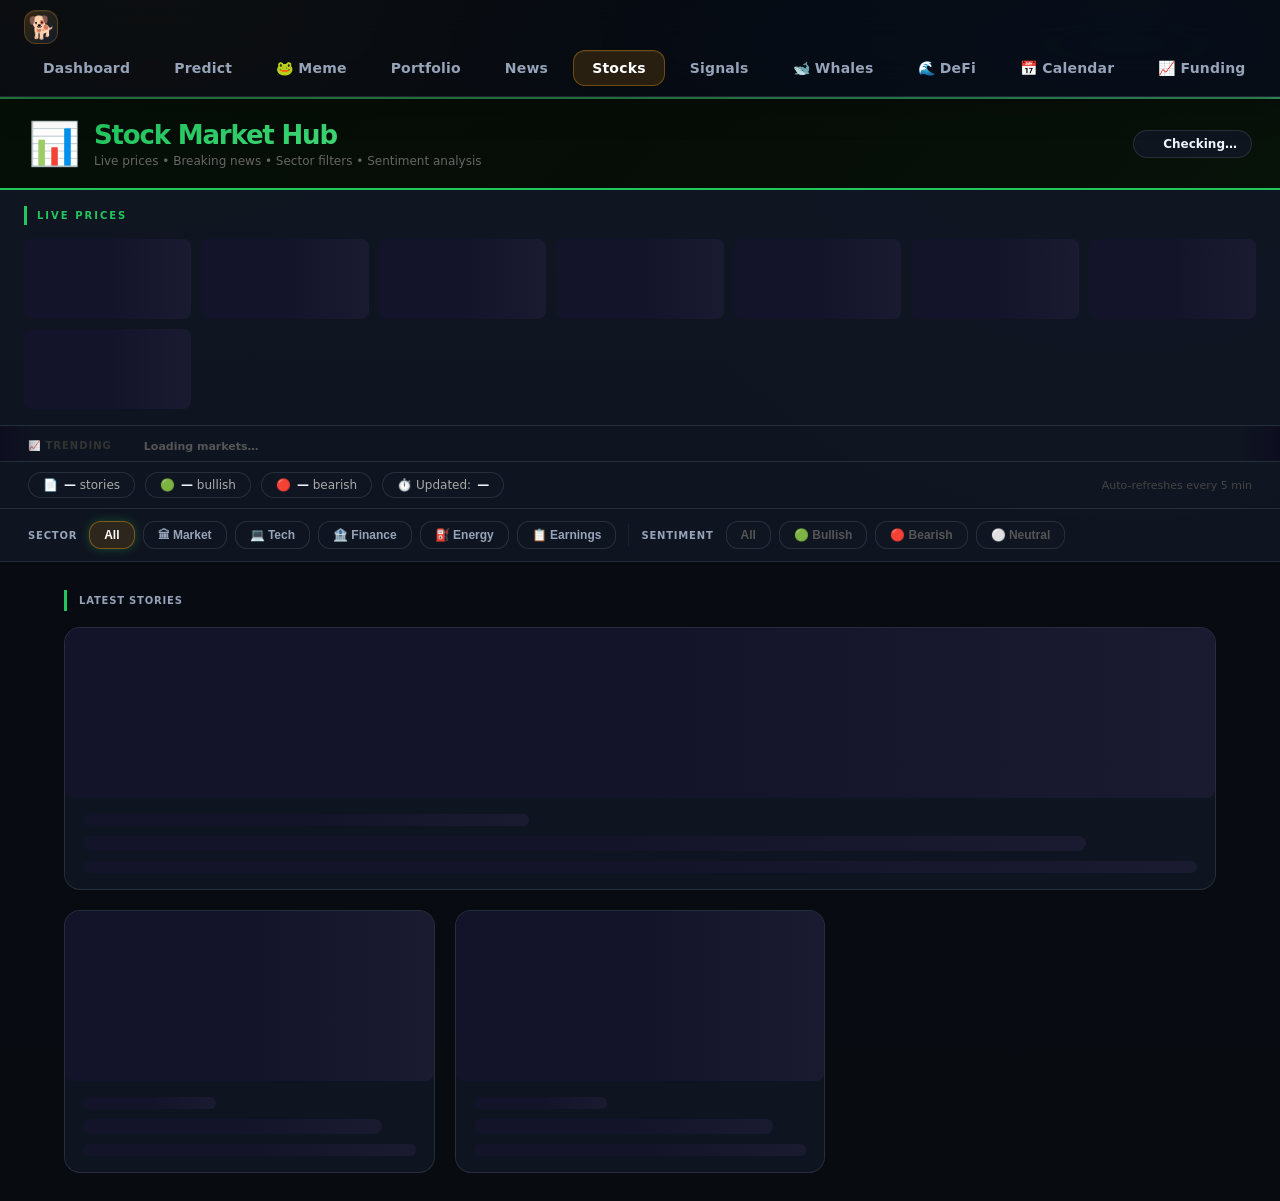
<file: stocks.html>
<!DOCTYPE html>
<html lang="en">
<head>
    <link rel="preconnect" href="https://fonts.googleapis.com">
    <link href="https://fonts.googleapis.com/css2?family=Inter:wght@400;500;600;700;800;900&display=swap" rel="stylesheet">
    <meta charset="UTF-8">
    <meta name="viewport" content="width=device-width, initial-scale=1.0">
    <title>📊 CryptoDoggy — Stock Hub</title>
    <style>
        /* ── DESIGN TOKENS ─────────────────────────────────────── */
        :root {
            --bg:          #0d1117;
            --bg-card:     #161b22;
            --bg-nav:      #0d1117;
            --border:      #21262d;
            --text:        #e6edf3;
            --text-muted:  #7d8590;
            --accent:      #3b82f6;
            --accent-sub:  rgba(59,130,246,0.10);
            --accent-brd:  rgba(59,130,246,0.25);
            --c-green:     #3fb950;
            --c-red:       #f85149;
        }
        @media (prefers-color-scheme: light) {
            :root {
                --bg:          #ffffff;
                --bg-card:     #f6f8fa;
                --bg-nav:      #ffffff;
                --border:      #d0d7de;
                --text:        #1f2328;
                --text-muted:  #656d76;
                --accent:      #0969da;
                --accent-sub:  rgba(9,105,218,0.08);
                --accent-brd:  rgba(9,105,218,0.25);
                --c-green:     #1a7f37;
                --c-red:       #cf222e;
            }
        }

        * { margin:0; padding:0; box-sizing:border-box; }
        body { background: var(--bg); color: var(--text); font-family:'Segoe UI',system-ui,sans-serif; min-height:100vh; }

        /* ── NAV ── */
        .site-nav { background: var(--bg-nav); border-bottom:1px solid var(--border); padding:10px 24px; display:flex; align-items:center; gap:6px; flex-wrap:wrap; }
        .nav-brand { font-size:22px; margin-right:12px; }
        .nav-link { padding:9px 18px; font-size:14px; font-weight:800; color: var(--text-muted); text-decoration:none; border-radius:10px; border:1px solid transparent; transition:all 0.18s; white-space:nowrap; letter-spacing:0.2px; }
        .nav-link:hover { color: var(--text); background: var(--bg-card); border-color: var(--border); }

        /* ── LIGHT MODE ── */

        /* ── MOOD BAR ── */
        .mood-bar { height:3px; background:linear-gradient(90deg,#22c55e,#4ade80,#22c55e); background-size:200% 100%; animation:moodShift 4s ease infinite; }
        @keyframes moodShift { 0%{background-position:0%} 100%{background-position:200%} }

        /* ── HEADER ── */
        .stock-header { background:linear-gradient(135deg,#050f07,#060d06,#071209); border-bottom:2px solid #22c55e; padding:20px 28px; display:flex; align-items:center; justify-content:space-between; flex-wrap:wrap; gap:12px; }
        .stock-header-left { display:flex; align-items:center; gap:14px; }
        .stock-header-icon { font-size:42px; }
        .stock-header h1 { font-size:26px; font-weight:900; background:linear-gradient(135deg,#22c55e,#4ade80); -webkit-background-clip:text; -webkit-text-fill-color:transparent; background-clip:text; }
        .stock-header p { font-size:12px; color:#666; margin-top:4px; }
        .market-status { display:flex; align-items:center; gap:8px; padding:6px 14px; border-radius:20px; border:1px solid var(--border); font-size:12px; font-weight:700; background: var(--bg-card); }
        .market-dot { width:7px; height:7px; border-radius:50%; }
        .market-dot.open   { background:#22c55e; animation:livePulse 1.4s ease-in-out infinite; }
        .market-dot.closed { background:#666; }
        @keyframes livePulse { 0%,100%{opacity:1;transform:scale(1)} 50%{opacity:0.4;transform:scale(0.8)} }

        /* ── PRICE SECTION ── */
        .price-section { background: var(--bg-card); border-bottom:1px solid var(--border); padding:16px 24px; }
        .price-section-label { font-size:10px; font-weight:800; color:#22c55e; text-transform:uppercase; letter-spacing:2px; border-left:3px solid #22c55e; padding:4px 10px; margin-bottom:14px; }
        .price-grid { display:grid; grid-template-columns:repeat(auto-fill,minmax(160px,1fr)); gap:10px; }
        .price-card { background: var(--bg-card); border:1px solid var(--border); border-radius:12px; padding:14px 16px; cursor:default; transition:all 0.18s; }
        .price-card:hover { border-color:#22c55e; box-shadow:0 0 10px rgba(34,197,94,0.1); }
        .price-card.index-card { border-color:#22c55e30; }
        .price-ticker { font-size:13px; font-weight:900; color: var(--text); }
        .price-name   { font-size:10px; color:#555; margin-top:2px; }
        .price-value  { font-size:18px; font-weight:800; margin-top:8px; }
        .price-change { font-size:12px; font-weight:700; margin-top:3px; }
        .price-change.up   { color:#22c55e; }
        .price-change.down { color:#ff4757; }
        .price-change.flat { color:#666; }
        .price-skel { height:80px; border-radius:12px; }

        /* ── STATS STRIP ── */
        .stats-strip { background: var(--bg-card); border-bottom:1px solid var(--border); padding:10px 28px; display:flex; gap:10px; flex-wrap:wrap; align-items:center; }
        .stat-pill { background: var(--bg-card); border:1px solid var(--border); border-radius:20px; padding:5px 14px; font-size:12px; color:#aaa; display:flex; align-items:center; gap:6px; }
        .stat-pill strong { color: var(--text); }
        .refresh-note { font-size:11px; color:#444; margin-left:auto; }

        /* ── FILTER BAR ── */
        .filter-bar { background: var(--bg-card); border-bottom:1px solid var(--border); padding:12px 28px; display:flex; align-items:center; gap:8px; flex-wrap:wrap; }
        .filter-label { font-size:10px; font-weight:800; color:#444; text-transform:uppercase; letter-spacing:1.5px; margin-right:4px; }
        .filter-btn { padding:6px 14px; border-radius:8px; font-size:12px; font-weight:700; border:1px solid var(--border); background: var(--bg-card); color:#555; cursor:pointer; transition:all 0.15s; }
        .filter-btn:hover { color:#ccc; border-color:#333; }
        .filter-btn.active { background:#22c55e; color:#0a0a14; border-color:#22c55e; box-shadow:0 0 10px rgba(34,197,94,0.3); }
        .filter-divider { width:1px; height:22px; background:#1f1f3a; margin:0 4px; flex-shrink:0; }
        .sentiment-btn { padding:6px 14px; border-radius:8px; font-size:12px; font-weight:700; border:1px solid var(--border); background: var(--bg-card); color:#555; cursor:pointer; transition:all 0.15s; }
        .sentiment-btn:hover { color:#ccc; border-color:#333; }
        .sentiment-btn.active-bull { background:#22c55e; color:#0a0a14; border-color:#22c55e; }
        .sentiment-btn.active-bear { background:#ff4757; color:#fff; border-color:#ff4757; }
        .sentiment-btn.active-neu  { background:#555; color:#fff; border-color:#555; }

        /* ── MAIN ── */
        .page { max-width:1200px; margin:0 auto; padding:28px 24px; }
        .section-label { font-size:11px; font-weight:800; color:#22c55e; text-transform:uppercase; letter-spacing:2px; border-left:3px solid #22c55e; padding:5px 12px; margin-bottom:16px; }

        /* ── NEWS CARDS ── */
        .news-grid { display:grid; grid-template-columns:repeat(auto-fill,minmax(340px,1fr)); gap:20px; }
        .news-card { background: var(--bg-card); border:1px solid var(--border); border-radius:16px; overflow:hidden; text-decoration:none; color:inherit; display:flex; flex-direction:column; transition:all 0.2s; }
        .news-card:hover { border-color:#22c55e; box-shadow:0 4px 24px rgba(34,197,94,0.12); transform:translateY(-2px); }
        .news-card-image { width:100%; height:170px; object-fit:cover; background: var(--bg-card); display:block; }
        .news-card-image-placeholder { width:100%; height:170px; background:linear-gradient(135deg,#061a0a,#050f07); display:flex; align-items:center; justify-content:center; font-size:48px; }
        .news-card-body { padding:16px 18px; flex:1; display:flex; flex-direction:column; gap:10px; }
        .news-top { display:flex; align-items:center; justify-content:space-between; gap:8px; }
        .news-source { font-size:10px; font-weight:800; color:#666; text-transform:uppercase; letter-spacing:1px; }
        .news-meta { font-size:10px; color:#444; }
        .sentiment-badge { font-size:10px; font-weight:800; padding:3px 8px; border-radius:6px; flex-shrink:0; }
        .sentiment-badge.bull { background:rgba(34,197,94,0.15); color:#22c55e; border:1px solid rgba(34,197,94,0.3); }
        .sentiment-badge.bear { background:rgba(255,71,87,0.15); color:#ff4757; border:1px solid rgba(255,71,87,0.3); }
        .sentiment-badge.neu  { background:rgba(100,100,120,0.2); color:#888; border:1px solid rgba(100,100,120,0.3); }
        .news-title { font-size:15px; font-weight:700; line-height:1.45; color: var(--text); flex:1; }
        .news-body  { font-size:12px; color:#666; line-height:1.55; display:-webkit-box; -webkit-line-clamp:2; -webkit-box-orient:vertical; overflow:hidden; }
        .news-footer { display:flex; gap:6px; flex-wrap:wrap; margin-top:auto; padding-top:8px; border-top:1px solid #1a1a2e; }
        .tag { font-size:10px; padding:3px 8px; border-radius:6px; background:#1a1a30; color:#555; font-weight:600; }
        .tag.tech   { color:#38bdf8; background:rgba(56,189,248,0.1); }
        .tag.fin    { color:#f5a623; background:rgba(245,166,35,0.1); }
        .tag.energy { color:#f97316; background:rgba(249,115,22,0.1); }
        .tag.market { color:#22c55e; background:rgba(34,197,94,0.1); }
        .tag.earn   { color:#a855f7; background:rgba(168,85,247,0.1); }

        /* ── FEATURED ── */
        .news-card.featured { grid-column:1/-1; flex-direction:row; max-height:220px; }
        .news-card.featured .news-card-image { width:340px; height:220px; flex-shrink:0; }
        .news-card.featured .news-card-image-placeholder { width:340px; height:220px; flex-shrink:0; }
        .news-card.featured .news-title { font-size:18px; }
        .news-card.featured .news-body { -webkit-line-clamp:3; }
        @media(max-width:700px) { .news-card.featured { flex-direction:column; max-height:none; } .news-card.featured .news-card-image,.news-card.featured .news-card-image-placeholder { width:100%; } }

        /* ── SKELETON ── */
        .skeleton { border-radius:8px; background:linear-gradient(90deg,#13132a 25%,#1a1a30 50%,#13132a 75%); background-size:200% 100%; animation:shimmer 1.4s infinite; }
        @keyframes shimmer { 0%{background-position:200%} 100%{background-position:-200%} }
        .skel-card { background: var(--bg-card); border:1px solid var(--border); border-radius:16px; overflow:hidden; }
        .skel-img  { height:170px; }
        .skel-body { padding:16px 18px; display:flex; flex-direction:column; gap:10px; }
        .skel-line { height:12px; }
        .skel-line.short { width:40%; } .skel-line.med { width:70%; } .skel-line.full { width:100%; } .skel-line.title { height:15px; width:90%; }

        /* ── EMPTY / ERROR ── */
        .empty-state { text-align:center; padding:80px 20px; color:#444; }
        .empty-state .empty-icon { font-size:56px; margin-bottom:16px; }
        .error-banner { background:#0a1a0a; border:1px solid #22c55e30; border-radius:12px; padding:14px 20px; color:#22c55e; font-size:13px; margin-bottom:20px; display:none; }

        /* ── TRENDING ── */
        .trending-strip { background: var(--bg-card); border-bottom:1px solid var(--border); padding:8px 28px; overflow:hidden; white-space:nowrap; position:relative; }
        .trending-strip::before,.trending-strip::after { content:''; position:absolute; top:0; bottom:0; width:40px; z-index:2; pointer-events:none; }
        .trending-strip::before { left:0; background:linear-gradient(to right,#0d0d1f,transparent); }
        .trending-strip::after  { right:0; background:linear-gradient(to left,#0d0d1f,transparent); }
        .trending-track { display:inline-flex; gap:24px; animation:trendScroll 30s linear infinite; }
        .trending-track:hover { animation-play-state:paused; }
        @keyframes trendScroll { 0%{transform:translateX(0)} 100%{transform:translateX(-50%)} }
        .trend-item { font-size:11px; color:#555; font-weight:700; display:inline-flex; align-items:center; gap:5px; }
        .trend-item span { color:#22c55e; }
        .trend-label { font-size:10px; font-weight:800; color:#333; text-transform:uppercase; letter-spacing:1px; margin-right:8px; }
    


        /* ── MOBILE NAV ─────────────────────────────────────────── */
        .nav-hamburger {
            display: none;
            margin-left: auto;
            background: none;
            border: 1px solid var(--border);
            border-radius: 8px;
            padding: 7px 10px;
            cursor: pointer;
            color: var(--text-muted);
            font-size: 18px;
            line-height: 1;
            transition: all 0.18s;
            flex-shrink: 0;
        }
        .nav-hamburger:hover { color: var(--text); border-color: var(--accent-brd); }
        .nav-links-wrap { display: flex; align-items: center; gap: 6px; flex-wrap: nowrap; }

        @media (max-width: 860px) {
            .nav-hamburger { display: flex; align-items: center; justify-content: center; }
            .nav-links-wrap {
                display: none;
                position: absolute;
                top: 100%;
                left: 0; right: 0;
                background: var(--bg-nav);
                border-bottom: 1px solid var(--border);
                flex-direction: column;
                align-items: stretch;
                gap: 0;
                padding: 8px 16px 12px;
                z-index: 999;
                box-shadow: 0 8px 24px rgba(0,0,0,0.18);
            }
            .nav-links-wrap.open { display: flex; }
            .nav-links-wrap .nav-link {
                border-radius: 8px;
                padding: 10px 14px;
                border: none;
                border-bottom: 1px solid var(--border);
            }
            .nav-links-wrap .nav-link:last-child { border-bottom: none; }
            .site-nav { position: relative; flex-wrap: nowrap; }
        }
        /* ── NAV STATE ─────────────────────────────────────────── */
        .nav-link.active             { color: var(--accent); background: var(--accent-sub); border-color: var(--accent-brd); }
        .nav-link:not(.active):hover { color: var(--accent); }

</style>
    <link rel="stylesheet" href="crypto-ui.css">
</head>
<body>

<!-- ── NAV ── -->
<nav class="site-nav">
    <span class="nav-brand">🐕</span>
    <button class="nav-hamburger" id="nav-hamburger" aria-label="Menu" aria-expanded="false">☰</button>
    <div class="nav-links-wrap" id="nav-links-wrap">
    <a href="index.html" class="nav-link">Dashboard</a>
    <a href="game.html" class="nav-link">Predict</a>
    <a href="meme.html" class="nav-link">🐸 Meme</a>
    <a href="portfolio.html" class="nav-link">Portfolio</a>
    <a href="news.html" class="nav-link">News</a>
    <a href="stocks.html" class="nav-link active">Stocks</a>
    <a href="signals.html" class="nav-link">Signals</a>
    <a href="whales.html" class="nav-link">🐋 Whales</a>
    <a href="defi.html" class="nav-link">🌊 DeFi</a>
    <a href="calendar.html" class="nav-link">📅 Calendar</a>
    <a href="funding.html" class="nav-link">📈 Funding</a>
    <a href="pulse.html" class="nav-link">Pulse</a>
    <a href="alerts.html" class="nav-link">🔔 Alerts</a>
    </div>
</nav>

<div class="mood-bar"></div>

<!-- ── HEADER ── -->
<div class="stock-header">
    <div class="stock-header-left">
        <div class="stock-header-icon">📊</div>
        <div>
            <h1>Stock Market Hub</h1>
            <p>Live prices • Breaking news • Sector filters • Sentiment analysis</p>
        </div>
    </div>
    <div class="market-status" id="marketStatus">
        <div class="market-dot" id="marketDot"></div>
        <span id="marketStatusText">Checking…</span>
    </div>
</div>

<!-- ── LIVE PRICES ── -->
<div class="price-section">
    <div class="price-section-label">Live Prices</div>
    <div class="price-grid" id="priceGrid">
        <div class="price-skel skeleton"></div>
        <div class="price-skel skeleton"></div>
        <div class="price-skel skeleton"></div>
        <div class="price-skel skeleton"></div>
        <div class="price-skel skeleton"></div>
        <div class="price-skel skeleton"></div>
        <div class="price-skel skeleton"></div>
        <div class="price-skel skeleton"></div>
    </div>
</div>

<!-- ── TRENDING ── -->
<div class="trending-strip">
    <div class="trending-track" id="trendingTrack">
        <span class="trend-label">📈 Trending</span>
        <span class="trend-item">Loading markets…</span>
    </div>
</div>

<!-- ── STATS ── -->
<div class="stats-strip">
    <div class="stat-pill">📄 <span id="totalCount"><strong>—</strong> stories</span></div>
    <div class="stat-pill">🟢 <span id="bullCount"><strong>—</strong> bullish</span></div>
    <div class="stat-pill">🔴 <span id="bearCount"><strong>—</strong> bearish</span></div>
    <div class="stat-pill">⏱️ Updated: <strong id="lastUpdated">—</strong></div>
    <div class="refresh-note" id="refreshNote">Auto-refreshes every 5 min</div>
</div>

<!-- ── FILTERS ── -->
<div class="filter-bar">
    <span class="filter-label">Sector</span>
    <button class="filter-btn active" onclick="setSectorFilter(this,'ALL')">All</button>
    <button class="filter-btn" onclick="setSectorFilter(this,'MARKET')">🏛 Market</button>
    <button class="filter-btn" onclick="setSectorFilter(this,'TECH')">💻 Tech</button>
    <button class="filter-btn" onclick="setSectorFilter(this,'FINANCE')">🏦 Finance</button>
    <button class="filter-btn" onclick="setSectorFilter(this,'ENERGY')">⛽ Energy</button>
    <button class="filter-btn" onclick="setSectorFilter(this,'EARNINGS')">📋 Earnings</button>
    <div class="filter-divider"></div>
    <span class="filter-label">Sentiment</span>
    <button class="sentiment-btn" onclick="setSentFilter(this,'ALL')">All</button>
    <button class="sentiment-btn" onclick="setSentFilter(this,'bull')">🟢 Bullish</button>
    <button class="sentiment-btn" onclick="setSentFilter(this,'bear')">🔴 Bearish</button>
    <button class="sentiment-btn" onclick="setSentFilter(this,'neu')">⚪ Neutral</button>
</div>

<!-- ── PAGE ── -->
<div class="page">
    <div class="error-banner" id="errorBanner">⚠️ <span id="errorMsg"></span></div>
    <div class="section-label">Latest Stories</div>
    <div class="news-grid" id="newsGrid">
        <div class="skel-card" style="grid-column:1/-1"><div class="skel-img skeleton"></div><div class="skel-body"><div class="skel-line short skeleton"></div><div class="skel-line title skeleton"></div><div class="skel-line full skeleton"></div></div></div>
        <div class="skel-card"><div class="skel-img skeleton"></div><div class="skel-body"><div class="skel-line short skeleton"></div><div class="skel-line title skeleton"></div><div class="skel-line full skeleton"></div></div></div>
        <div class="skel-card"><div class="skel-img skeleton"></div><div class="skel-body"><div class="skel-line short skeleton"></div><div class="skel-line title skeleton"></div><div class="skel-line full skeleton"></div></div></div>
    </div>
</div>

<script>
// ── STATE ──
let allArticles = [];
let sectorFilter = 'ALL';
let sentFilter   = 'ALL';
let secondsLeft  = 300;

// ── TICKERS ──
const PRICE_TICKERS = [
    { symbol:'SPY',  name:'S&P 500',  isIndex:true  },
    { symbol:'QQQ',  name:'Nasdaq',   isIndex:true  },
    { symbol:'AAPL', name:'Apple',    isIndex:false },
    { symbol:'MSFT', name:'Microsoft',isIndex:false },
    { symbol:'NVDA', name:'NVIDIA',   isIndex:false },
    { symbol:'GOOGL',name:'Alphabet', isIndex:false },
    { symbol:'META', name:'Meta',     isIndex:false },
    { symbol:'AMZN', name:'Amazon',   isIndex:false },
    { symbol:'JPM',  name:'JPMorgan', isIndex:false },
    { symbol:'GS',   name:'Goldman',  isIndex:false },
    { symbol:'XOM',  name:'ExxonMobil',isIndex:false },
    { symbol:'BRK-B',name:'Berkshire',isIndex:false }
];

// ── SECTOR KEYWORDS ──
const SECTOR_WORDS = {
    TECH:    ['apple','aapl','microsoft','msft','nvidia','nvda','google','googl','alphabet','meta','amazon','amzn','semiconductor','ai','artificial intelligence','chip','tech','software'],
    FINANCE: ['jpmorgan','jpm','goldman','sachs','bank','fed','federal reserve','interest rate','inflation','treasury','berkshire','brk','finance','wall street'],
    ENERGY:  ['exxon','xom','chevron','cvx','oil','crude','opec','energy','gas','petroleum','barrel','commodity','gold','silver','copper'],
    MARKET:  ['s&p','nasdaq','dow jones','market','economy','gdp','recession','earnings','stock','index','rally','selloff','bull market','bear market'],
    EARNINGS: ['earnings','revenue','profit','guidance','quarterly','beat','miss','eps','outlook','forecast']
};

// ── SENTIMENT KEYWORDS ──
const BULL_WORDS = ['surge','surged','rally','bull','bullish','gain','jump','rise','soar','record high','breakout','beat','outperform','upgrade','recovery','strong','growth','profit','beat expectations'];
const BEAR_WORDS = ['crash','drop','fall','decline','bear','bearish','dump','selloff','plunge','correction','miss','downgrade','layoff','cut','warning','slowdown','recession','loss','disappoint'];

function scoreSentiment(text) {
    const l = text.toLowerCase();
    let b=0, r=0;
    BULL_WORDS.forEach(w => { if(l.includes(w)) b++; });
    BEAR_WORDS.forEach(w => { if(l.includes(w)) r++; });
    return b>r ? 'bull' : r>b ? 'bear' : 'neu';
}

function sentLabel(s) {
    return s==='bull' ? '🟢 Bullish' : s==='bear' ? '🔴 Bearish' : '⚪ Neutral';
}

function timeAgo(ts) {
    const d = Math.floor(Date.now()/1000) - ts;
    if(d<60) return 'just now';
    if(d<3600) return Math.floor(d/60)+'m ago';
    if(d<86400) return Math.floor(d/3600)+'h ago';
    return Math.floor(d/86400)+'d ago';
}

function extractSectorTags(title, body) {
    const hay = (title+' '+body).toLowerCase();
    const tags = [];
    if(SECTOR_WORDS.TECH.some(w=>hay.includes(w)))     tags.push({label:'Tech',cls:'tech'});
    if(SECTOR_WORDS.FINANCE.some(w=>hay.includes(w)))  tags.push({label:'Finance',cls:'fin'});
    if(SECTOR_WORDS.ENERGY.some(w=>hay.includes(w)))   tags.push({label:'Energy',cls:'energy'});
    if(SECTOR_WORDS.EARNINGS.some(w=>hay.includes(w))) tags.push({label:'Earnings',cls:'earn'});
    if(!tags.length) tags.push({label:'Market',cls:'market'});
    return tags.slice(0,3);
}

function matchesSector(article, sector) {
    if(sector==='ALL') return true;
    const hay = (article.title+' '+article.body).toLowerCase();
    return SECTOR_WORDS[sector]?.some(w => hay.includes(w)) || false;
}

// ── RENDER CARD ──
function renderCard(a, featured=false) {
    const sent=a._sentiment, tags=a._tags, ago=timeAgo(a.published_on);
    const imgEl = a.imageurl && a.imageurl.startsWith('http')
        ? `<img class="news-card-image" src="${a.imageurl}" alt="" loading="lazy" onerror="this.style.display='none';this.nextElementSibling.style.display='flex'"><div class="news-card-image-placeholder" style="display:none">📊</div>`
        : `<div class="news-card-image-placeholder">📊</div>`;
    const tagHtml = tags.map(t=>`<span class="tag ${t.cls}">${t.label}</span>`).join('');
    const body = a.body ? a.body.replace(/<[^>]*>/g,'').slice(0,160)+'…' : '';
    return `<a class="news-card${featured?' featured':''}" href="${a.url}" target="_blank" rel="noopener">
        ${imgEl}
        <div class="news-card-body">
            <div class="news-top">
                <span class="news-source">${a.source||'Finance'}</span>
                <span class="sentiment-badge ${sent}">${sentLabel(sent)}</span>
            </div>
            <div class="news-title">${a.title}</div>
            ${body?`<div class="news-body">${body}</div>`:''}
            <div class="news-footer">${tagHtml}<span class="news-meta" style="margin-left:auto">${ago}</span></div>
        </div>
    </a>`;
}

// ── RENDER GRID ──
function renderGrid() {
    const grid = document.getElementById('newsGrid');
    let filtered = allArticles.filter(a =>
        matchesSector(a, sectorFilter) &&
        (sentFilter==='ALL' || a._sentiment===sentFilter)
    );
    document.getElementById('totalCount').innerHTML = `<strong>${filtered.length}</strong> stories`;
    document.getElementById('bullCount').innerHTML  = `<strong>${filtered.filter(a=>a._sentiment==='bull').length}</strong> bullish`;
    document.getElementById('bearCount').innerHTML  = `<strong>${filtered.filter(a=>a._sentiment==='bear').length}</strong> bearish`;
    if(!filtered.length) {
        grid.innerHTML=`<div class="empty-state" style="grid-column:1/-1"><div class="empty-icon">🔍</div><p>No stories match this filter. Try a different sector.</p></div>`;
        return;
    }
    grid.innerHTML = filtered.map((a,i)=>renderCard(a,i===0)).join('');
}

// ── RSS FETCH (same proxy chain as news.html) ──
const PROXIES = [
    { build: url=>`https://corsproxy.io/?${encodeURIComponent(url)}`,                   json:false },
    { build: url=>`https://api.allorigins.win/get?url=${encodeURIComponent(url)}`,      json:true  },
    { build: url=>`https://api.codetabs.com/v1/proxy?quest=${encodeURIComponent(url)}`, json:false }
];

const NEWS_FEEDS = [
    { url:'https://finance.yahoo.com/rss/topstories',                         name:'Yahoo Finance' },
    { url:'https://www.cnbc.com/id/100003114/device/rss/rss.html',            name:'CNBC'          },
    { url:'https://feeds.marketwatch.com/marketwatch/topstories/',            name:'MarketWatch'   },
    { url:'https://feeds.content.dowjones.io/public/rss/mw_topstories',      name:'MarketWatch'   },
    { url:'https://www.cnbc.com/id/10001147/device/rss/rss.html',            name:'CNBC Markets'  }
];

function extractImage(item) {
    const media = item.getElementsByTagNameNS('*','content')[0];
    if(media && media.getAttribute('url')) return media.getAttribute('url');
    const enc = item.querySelector('enclosure');
    if(enc && enc.getAttribute('url')) return enc.getAttribute('url');
    const raw = item.querySelector('description')?.textContent||'';
    const m = raw.match(/<img[^>]+src=["']([^"']+)["']/i);
    return m ? m[1] : '';
}

async function fetchFeed(feed) {
    let lastErr;
    for(const proxy of PROXIES) {
        try {
            const res = await fetch(proxy.build(feed.url), {cache:'no-store'});
            if(!res.ok) throw new Error(`HTTP ${res.status}`);
            let xmlText = proxy.json ? (await res.json()).contents : await res.text();
            if(!xmlText || xmlText.length<100) throw new Error('Empty');
            const xml = new DOMParser().parseFromString(xmlText,'text/xml');
            if(xml.querySelector('parsererror')) throw new Error('Bad XML');
            return [...xml.querySelectorAll('item')].map(item => {
                const title = item.querySelector('title')?.textContent?.trim()||'';
                const linkEl = item.querySelector('link');
                let url = (linkEl?.textContent?.trim()||linkEl?.getAttribute('href')||'').replace(/\s/g,'');
                const desc = item.querySelector('description')?.textContent||'';
                const body = desc.replace(/<[^>]*>/g,' ').replace(/&[a-z]+;/g,' ').trim();
                const pub  = item.querySelector('pubDate')?.textContent||'';
                const published_on = pub ? Math.floor(new Date(pub).getTime()/1000) : Math.floor(Date.now()/1000);
                return { title, url, imageurl:extractImage(item), body, source:feed.name, published_on };
            }).filter(a=>a.title&&a.url);
        } catch(e) { lastErr=e; }
    }
    throw new Error(`${feed.name}: ${lastErr?.message}`);
}

async function fetchNews() {
    document.getElementById('errorBanner').style.display='none';
    try {
        const results = await Promise.allSettled(NEWS_FEEDS.map(f=>fetchFeed(f)));
        let merged=[];
        results.forEach(r=>{ if(r.status==='fulfilled') merged=merged.concat(r.value); });
        if(!merged.length) throw new Error('All news feeds failed');
        merged.sort((a,b)=>b.published_on-a.published_on);
        const seen=new Set();
        merged=merged.filter(a=>{ const k=a.title.slice(0,60).toLowerCase(); if(seen.has(k)) return false; seen.add(k); return true; });
        allArticles = merged.slice(0,60).map(a=>({
            ...a,
            _sentiment: scoreSentiment(a.title+' '+a.body),
            _tags: extractSectorTags(a.title, a.body)
        }));
        document.getElementById('lastUpdated').textContent = new Date().toLocaleTimeString([],{hour:'2-digit',minute:'2-digit'});
        updateTrending();
        renderGrid();
    } catch(e) {
        const eb=document.getElementById('errorBanner');
        eb.style.display='block';
        document.getElementById('errorMsg').textContent=e.message;
        if(allArticles.length) renderGrid();
    }
}

// ── LIVE PRICES (Yahoo Finance via proxy) ──
async function fetchPrices() {
    const symbols = PRICE_TICKERS.map(t=>t.symbol).join(',');
    const yahooUrl = `https://query1.finance.yahoo.com/v7/finance/quote?symbols=${symbols}&fields=regularMarketPrice,regularMarketChange,regularMarketChangePercent,shortName`;
    let data;
    for(const proxy of PROXIES) {
        try {
            const res = await fetch(proxy.build(yahooUrl), {cache:'no-store'});
            if(!res.ok) throw new Error(`HTTP ${res.status}`);
            const text = proxy.json ? (await res.json()).contents : await res.text();
            data = JSON.parse(typeof text==='string' ? text : JSON.stringify(text));
            if(data?.quoteResponse?.result) break;
        } catch(e) { data=null; }
    }
    const results = data?.quoteResponse?.result || [];
    const map = {};
    results.forEach(r=>{ map[r.symbol]=r; });
    renderPrices(map);
    updateMarketStatus();
    updateTrendingFromPrices(results);
}

function fmt(n) { return n>=1000 ? n.toLocaleString('en-US',{minimumFractionDigits:2,maximumFractionDigits:2}) : n.toFixed(2); }

function renderPrices(map) {
    const grid = document.getElementById('priceGrid');
    if(!Object.keys(map).length) {
        grid.innerHTML='<div style="color:#555;font-size:13px;padding:10px;grid-column:1/-1">Could not load live prices. Markets may be closed.</div>';
        return;
    }
    grid.innerHTML = PRICE_TICKERS.map(t=>{
        const q = map[t.symbol];
        if(!q) return '';
        const pct = q.regularMarketChangePercent||0;
        const chg = q.regularMarketChange||0;
        const dir = pct>0.05?'up':pct<-0.05?'down':'flat';
        const arrow = dir==='up'?'▲':dir==='down'?'▼':'—';
        return `<div class="price-card${t.isIndex?' index-card':''}">
            <div class="price-ticker">${t.symbol}</div>
            <div class="price-name">${t.name}</div>
            <div class="price-value">$${fmt(q.regularMarketPrice||0)}</div>
            <div class="price-change ${dir}">${arrow} ${chg>=0?'+':''}${fmt(chg)} (${pct>=0?'+':''}${pct.toFixed(2)}%)</div>
        </div>`;
    }).join('');
}

function updateMarketStatus() {
    const now = new Date();
    const et = new Date(now.toLocaleString('en-US',{timeZone:'America/New_York'}));
    const day=et.getDay(), h=et.getHours(), m=et.getMinutes();
    const open = day>=1&&day<=5 && (h>9||(h===9&&m>=30)) && h<16;
    const dot  = document.getElementById('marketDot');
    const txt  = document.getElementById('marketStatusText');
    dot.className = 'market-dot '+(open?'open':'closed');
    txt.textContent = open ? 'Market Open' : 'Market Closed';
}

function updateTrendingFromPrices(quotes) {
    const sorted = [...quotes].sort((a,b)=>Math.abs(b.regularMarketChangePercent||0)-Math.abs(a.regularMarketChangePercent||0)).slice(0,6);
    const items = sorted.map(q=>{
        const pct=(q.regularMarketChangePercent||0);
        const sign=pct>=0?'+':'';
        return `<span class="trend-item"><span>${q.symbol}</span> ${sign}${pct.toFixed(2)}%</span>`;
    }).join('');
    document.getElementById('trendingTrack').innerHTML = `<span class="trend-label">📈 Top Movers</span>${items}${items}`;
}

function updateTrending() {
    // already done by updateTrendingFromPrices if prices loaded, else use news tags
    const words={};
    allArticles.forEach(a=>{ (a._tags||[]).forEach(t=>{ words[t.label]=(words[t.label]||0)+1; }); });
    const sorted=Object.entries(words).sort((a,b)=>b[1]-a[1]).slice(0,6);
    if(!sorted.length) return;
    const items=sorted.map(([w,c])=>`<span class="trend-item"><span>${w}</span> ${c} stories</span>`).join('');
    document.getElementById('trendingTrack').innerHTML=`<span class="trend-label">📈 Trending</span>${items}${items}`;
}

// ── FILTERS ──
function setSectorFilter(btn, sector) {
    document.querySelectorAll('.filter-btn').forEach(b=>b.classList.remove('active'));
    btn.classList.add('active');
    sectorFilter=sector;
    renderGrid();
}

function setSentFilter(btn, sent) {
    document.querySelectorAll('.sentiment-btn').forEach(b=>b.classList.remove('active-bull','active-bear','active-neu','active'));
    sentFilter=sent;
    if(sent==='bull') btn.classList.add('active-bull');
    else if(sent==='bear') btn.classList.add('active-bear');
    else if(sent==='neu') btn.classList.add('active-neu');
    else btn.classList.add('active');
    renderGrid();
}

// ── THEME ──

// ── COUNTDOWN ──
function tickRefresh() {
    secondsLeft--;
    if(secondsLeft<=0) { secondsLeft=300; fetchNews(); fetchPrices(); }
    const m=Math.floor(secondsLeft/60), s=secondsLeft%60;
    document.getElementById('refreshNote').textContent=`Refreshing in ${m}:${s.toString().padStart(2,'0')}`;
}

// ── INIT ──
(function init(){
    }
    updateMarketStatus();
    fetchPrices();
    fetchNews();
    setInterval(tickRefresh,1000);
})();
</script>

<script>
(function() {
    const btn = document.getElementById('nav-hamburger');
    const wrap = document.getElementById('nav-links-wrap');
    if (!btn || !wrap) return;
    btn.addEventListener('click', function() {
        const open = wrap.classList.toggle('open');
        btn.setAttribute('aria-expanded', open);
        btn.textContent = open ? '✕' : '☰';
    });
    // Close on nav link click (mobile)
    wrap.querySelectorAll('.nav-link').forEach(function(a) {
        a.addEventListener('click', function() {
            wrap.classList.remove('open');
            btn.textContent = '☰';
        });
    });
    // Close on outside click
    document.addEventListener('click', function(e) {
        if (!btn.contains(e.target) && !wrap.contains(e.target)) {
            wrap.classList.remove('open');
            btn.textContent = '☰';
        }
    });
})();
</script>

</body>
</html>
</file>
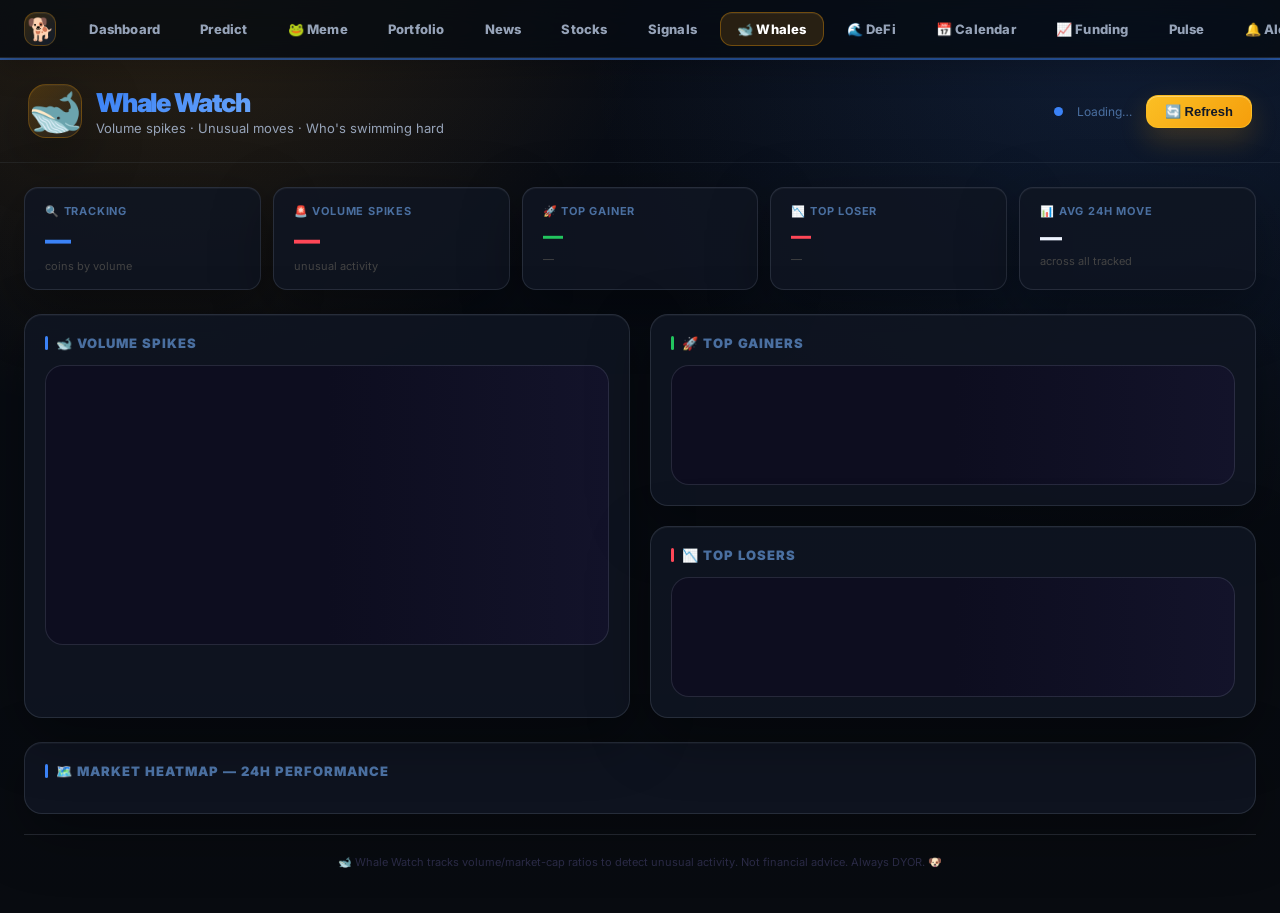
<file: whales.html>
<!DOCTYPE html>
<html lang="en">
<head>
    <link rel="preconnect" href="https://fonts.googleapis.com">
    <link href="https://fonts.googleapis.com/css2?family=Inter:wght@400;500;600;700;800;900&display=swap" rel="stylesheet">
    <meta charset="UTF-8">
    <meta name="viewport" content="width=device-width, initial-scale=1.0">
    <title>🐋 CryptoDoggy Whale Watch</title>
    <style>
        /* ── DESIGN TOKENS ─────────────────────────────────────── */
        :root {
            --bg:          #0d1117;
            --bg-card:     #161b22;
            --bg-nav:      #0d1117;
            --border:      #21262d;
            --text:        #e6edf3;
            --text-muted:  #7d8590;
            --accent:      #3b82f6;
            --accent-sub:  rgba(59,130,246,0.10);
            --accent-brd:  rgba(59,130,246,0.25);
            --c-green:     #3fb950;
            --c-red:       #f85149;
        }
        @media (prefers-color-scheme: light) {
            :root {
                --bg:          #ffffff;
                --bg-card:     #f6f8fa;
                --bg-nav:      #ffffff;
                --border:      #d0d7de;
                --text:        #1f2328;
                --text-muted:  #656d76;
                --accent:      #0969da;
                --accent-sub:  rgba(9,105,218,0.08);
                --accent-brd:  rgba(9,105,218,0.25);
                --c-green:     #1a7f37;
                --c-red:       #cf222e;
            }
        }

        * { margin: 0; padding: 0; box-sizing: border-box; }
        body { background: var(--bg); color: var(--text); font-family: 'Inter', 'Segoe UI', system-ui, sans-serif; min-height: 100vh; }

        /* ── NAV ── */
        .site-nav {
            background: var(--bg-nav); border-bottom: 1px solid var(--border);
            padding: 10px 24px; display: flex; align-items: center; gap: 6px;
        }
        .nav-brand { font-size: 22px; margin-right: 12px; }
        .nav-link {
            padding: 8px 16px; font-size: 13px; font-weight: 600; color: var(--text-muted);
            text-decoration: none; border-radius: 10px; border: 1px solid transparent;
            transition: all 0.18s; white-space: nowrap; letter-spacing: 0.2px;
        }
        .nav-link:hover { color: var(--text); background: var(--bg-card); border-color: var(--border); }

        /* ── MOOD BAR ── */
        .mood-bar { height:3px; background:#3b82f6;  }

        /* ── ALERT BANNER ── */
        .alert-banner {
            display:none; align-items:center; gap:14px; padding:12px 28px;
            background:linear-gradient(90deg,#07102a,#0a1540,#07102a);
            border-bottom:1px solid rgba(59,130,246,0.3);
            animation:bannerPulse 1.8s ease-in-out infinite;
        }
        .alert-banner.visible { display:flex; }
        @keyframes bannerPulse { 0%,100%{opacity:1} 50%{opacity:.75} }
        .alert-icon { font-size:22px; }
        .alert-text { font-size:14px; font-weight:800; color:#93c5fd; flex:1; }
        .alert-count {
            background:rgba(59,130,246,.2); border:1px solid rgba(59,130,246,.4);
            color:#60a5fa; padding:5px 14px; border-radius:20px;
            font-size:13px; font-weight:900;
        }

        /* ── HEADER ── */
        .header {
            background:linear-gradient(135deg,#07102a 0%,#0a0a1a 100%);
            border-bottom:2px solid #3b82f6; padding:20px 28px;
            display:flex; align-items:center; justify-content:space-between; flex-wrap:wrap; gap:12px;
        }
        .logo { display:flex; align-items:center; gap:14px; }
        .logo-emoji { font-size:44px; }
        .logo-text h1 {
            font-size:26px; font-weight:900;
            background:linear-gradient(135deg,#3b82f6,#93c5fd);
            -webkit-background-clip:text; -webkit-text-fill-color:transparent;
        }
        .logo-text p { font-size:13px; color:#4a6fa0; margin-top:2px; }
        .header-right { display:flex; align-items:center; gap:14px; flex-wrap:wrap; }
        .live-dot { width:9px; height:9px; border-radius:50%; background:#3b82f6; animation:livePulse 1.5s infinite; }
        @keyframes livePulse { 0%,100%{transform:scale(1);opacity:1} 50%{transform:scale(1.4);opacity:.6} }
        .last-update { font-size:12px; color:#4a6fa0; }
        .refresh-btn {
            padding:8px 18px; font-size:13px; font-weight:700;
            background:rgba(59,130,246,.12); border:1px solid rgba(59,130,246,.3);
            color:#3b82f6; border-radius:10px; cursor:pointer; transition:all .2s;
        }
        .refresh-btn:hover { background:rgba(59,130,246,.22); border-color:#3b82f6; }
        .refresh-btn:disabled { opacity:.5; cursor:not-allowed; }

        /* ── MAIN ── */
        .main { max-width:1400px; margin:0 auto; padding:24px; }

        /* ── SUMMARY STRIP ── */
        .summary-strip {
            display:grid; grid-template-columns:repeat(auto-fit,minmax(170px,1fr));
            gap:12px; margin-bottom:24px;
        }
        .stat-card {
            background: var(--bg-card); border:1px solid var(--border); border-radius:14px;
            padding:16px 20px; transition:all .2s;
        }
        .stat-card:hover { border-color:#3b82f6; box-shadow:0 0 20px rgba(59,130,246,.1); }
        .stat-label { font-size:11px; color:#4a6fa0; font-weight:700; text-transform:uppercase; letter-spacing:.8px; margin-bottom:6px; }
        .stat-value { font-size:26px; font-weight:900; }
        .stat-sub { font-size:11px; color:#444; margin-top:4px; }
        .c-blue   { color:#3b82f6; }
        .c-red    { color:#ff4757; }
        .c-green  { color:#22c55e; }
        .c-orange { color:#f5a623; }
        .c-muted  { color:#888; }

        /* ── SECTION ── */
        .section-title {
            font-size:13px; font-weight:900; text-transform:uppercase; letter-spacing:1px;
            color:#4a6fa0; margin-bottom:14px; display:flex; align-items:center; gap:8px;
        }
        .section-title span { width:3px; height:14px; background:#3b82f6; border-radius:2px; display:inline-block; }

        /* ── MAIN LAYOUT ── */
        .grid-layout {
            display:grid; grid-template-columns:1fr 1fr;
            gap:20px; margin-bottom:24px;
        }
        @media(max-width:900px){ .grid-layout { grid-template-columns:1fr; } }

        /* ── WHALE CARD ── */
        .whale-card {
            background: var(--bg-card); border:1px solid var(--border);
            border-radius:18px; padding:20px;
        }

        /* ── SPIKE ROW ── */
        .spike-row {
            display:flex; align-items:center; gap:14px; padding:13px 0;
            border-bottom:1px solid #111126; transition:background .15s;
            cursor:default;
        }
        .spike-row:last-child { border-bottom:none; }
        .spike-row:hover { background:rgba(59,130,246,.04); border-radius:10px; padding-left:8px; padding-right:8px; margin:0 -8px; }
        .coin-img { width:36px; height:36px; border-radius:50%; background:#1a1a35; flex-shrink:0; overflow:hidden; }
        .coin-img img { width:100%; height:100%; border-radius:50%; }
        .coin-meta { flex:1; min-width:0; }
        .coin-name-row { display:flex; align-items:center; gap:8px; }
        .coin-sym { font-size:15px; font-weight:800; }
        .coin-full { font-size:11px; color:#555; }
        .coin-price { font-size:12px; color:#888; margin-top:2px; }
        .spike-right { text-align:right; flex-shrink:0; }
        .spike-badge {
            display:inline-block; padding:4px 10px; border-radius:20px;
            font-size:11px; font-weight:900; letter-spacing:.3px; margin-bottom:4px;
        }
        .badge-whale  { background:rgba(59,130,246,.2);  border:1px solid rgba(59,130,246,.4);  color:#60a5fa; }
        .badge-alert  { background:rgba(255,71,87,.2);   border:1px solid rgba(255,71,87,.4);   color:#ff6b7a; }
        .badge-elevated { background:rgba(245,166,35,.15); border:1px solid rgba(245,166,35,.35); color:#f5a623; }
        .vol-ratio { font-size:13px; font-weight:800; }
        .vol-bar-track { height:4px; background:#1a1a35; border-radius:2px; margin-top:6px; overflow:hidden; }
        .vol-bar-fill  { height:100%; border-radius:2px; background:#3b82f6; transition:width .8s ease; }

        /* ── MOVER ROW ── */
        .mover-row {
            display:flex; align-items:center; gap:12px; padding:11px 0;
            border-bottom:1px solid #111126;
        }
        .mover-row:last-child { border-bottom:none; }
        .mover-rank { font-size:12px; font-weight:900; color:#333; width:18px; text-align:center; flex-shrink:0; }
        .mover-img { width:32px; height:32px; border-radius:50%; background:#1a1a35; overflow:hidden; flex-shrink:0; }
        .mover-img img { width:100%; height:100%; border-radius:50%; }
        .mover-info { flex:1; min-width:0; }
        .mover-sym  { font-size:14px; font-weight:800; }
        .mover-name { font-size:11px; color:#555; }
        .mover-right { text-align:right; flex-shrink:0; }
        .mover-price { font-size:13px; font-weight:700; color: var(--text); }
        .mover-pct   { font-size:14px; font-weight:900; margin-top:1px; }
        .pos { color:#22c55e; } .neg { color:#ff4757; }

        /* ── HEATMAP ── */
        .heatmap-grid {
            display:grid;
            grid-template-columns:repeat(auto-fill,minmax(110px,1fr));
            gap:8px; margin-top:4px;
        }
        .heat-tile {
            border-radius:12px; padding:14px 10px; text-align:center;
            cursor:default; transition:transform .15s, box-shadow .15s;
            border:1px solid transparent;
        }
        .heat-tile:hover { transform:translateY(-2px); box-shadow:0 4px 20px rgba(0,0,0,.4); }
        .heat-sym  { font-size:14px; font-weight:900; margin-bottom:4px; }
        .heat-pct  { font-size:12px; font-weight:700; }
        .heat-vol  { font-size:10px; color:rgba(255,255,255,.5); margin-top:2px; }

        /* ── SKELETON ── */
        .skeleton {
            background:linear-gradient(90deg,#0d0d1f 25%,#13132a 50%,#0d0d1f 75%);
            background-size:200% 100%; animation:shimmer 1.5s infinite;
            border-radius:18px; height:320px; border:1px solid var(--border);
        }
        @keyframes shimmer { 0%{background-position:200% 0} 100%{background-position:-200% 0} }

        /* ── EMPTY / ERROR ── */
        .empty { text-align:center; padding:40px; color:#444; }
        .empty .e-icon { font-size:40px; margin-bottom:10px; }

        /* ── DISCLAIMER ── */
        .disclaimer { text-align:center; font-size:11px; color:#2a2a45; padding:20px; margin-top:8px; border-top:1px solid var(--border); }

        /* ── LIGHT THEME ── */

        @media(max-width:600px){
            .site-nav { gap:3px; padding:8px 10px; }
            .nav-link { padding:6px 10px; font-size:11px; }
            .main { padding:14px; }
            .heatmap-grid { grid-template-columns:repeat(auto-fill,minmax(85px,1fr)); }
        }
    


        /* ── MOBILE NAV ─────────────────────────────────────────── */
        .nav-hamburger {
            display: none;
            margin-left: auto;
            background: none;
            border: 1px solid var(--border);
            border-radius: 8px;
            padding: 7px 10px;
            cursor: pointer;
            color: var(--text-muted);
            font-size: 18px;
            line-height: 1;
            transition: all 0.18s;
            flex-shrink: 0;
        }
        .nav-hamburger:hover { color: var(--text); border-color: var(--accent-brd); }
        .nav-links-wrap { display: flex; align-items: center; gap: 6px; flex-wrap: nowrap; }

        @media (max-width: 860px) {
            .nav-hamburger { display: flex; align-items: center; justify-content: center; }
            .nav-links-wrap {
                display: none;
                position: absolute;
                top: 100%;
                left: 0; right: 0;
                background: var(--bg-nav);
                border-bottom: 1px solid var(--border);
                flex-direction: column;
                align-items: stretch;
                gap: 0;
                padding: 8px 16px 12px;
                z-index: 999;
                box-shadow: 0 8px 24px rgba(0,0,0,0.18);
            }
            .nav-links-wrap.open { display: flex; }
            .nav-links-wrap .nav-link {
                border-radius: 8px;
                padding: 10px 14px;
                border: none;
                border-bottom: 1px solid var(--border);
            }
            .nav-links-wrap .nav-link:last-child { border-bottom: none; }
            .site-nav { position: relative; flex-wrap: nowrap; }
        }
        /* ── NAV STATE ─────────────────────────────────────────── */
        .nav-link.active             { color: var(--accent); background: var(--accent-sub); border-color: var(--accent-brd); }
        .nav-link:not(.active):hover { color: var(--accent); }

</style>
    <link rel="stylesheet" href="crypto-ui.css">
</head>
<body>

<!-- ── NAV ── -->
<nav class="site-nav">
    <span class="nav-brand">🐕</span>
    <button class="nav-hamburger" id="nav-hamburger" aria-label="Menu" aria-expanded="false">☰</button>
    <div class="nav-links-wrap" id="nav-links-wrap">
    <a href="index.html" class="nav-link">Dashboard</a>
    <a href="game.html" class="nav-link">Predict</a>
    <a href="meme.html" class="nav-link">🐸 Meme</a>
    <a href="portfolio.html" class="nav-link">Portfolio</a>
    <a href="news.html" class="nav-link">News</a>
    <a href="stocks.html" class="nav-link">Stocks</a>
    <a href="signals.html" class="nav-link">Signals</a>
    <a href="whales.html" class="nav-link active">🐋 Whales</a>
    <a href="defi.html" class="nav-link">🌊 DeFi</a>
    <a href="calendar.html" class="nav-link">📅 Calendar</a>
    <a href="funding.html" class="nav-link">📈 Funding</a>
    <a href="pulse.html" class="nav-link">Pulse</a>
    <a href="alerts.html" class="nav-link">🔔 Alerts</a>
    </div>
</nav>
<div class="mood-bar"></div>

<!-- ── ALERT BANNER ── -->
<div class="alert-banner" id="alert-banner">
    <div class="alert-icon">🚨</div>
    <div class="alert-text" id="alert-text">Unusual volume detected</div>
    <div class="alert-count" id="alert-count">0 spikes</div>
</div>

<!-- ── HEADER ── -->
<div class="header">
    <div class="logo">
        <div class="logo-emoji">🐋</div>
        <div class="logo-text">
            <h1>Whale Watch</h1>
            <p>Volume spikes · Unusual moves · Who's swimming hard</p>
        </div>
    </div>
    <div class="header-right">
        <div class="live-dot"></div>
        <span class="last-update" id="last-update">Loading…</span>
        <button class="refresh-btn" id="refresh-btn" onclick="loadWhales(true)">🔄 Refresh</button>
    </div>
</div>

<!-- ── MAIN ── -->
<div class="main">

    <!-- Stats -->
    <div class="summary-strip" id="stats-strip">
        <div class="stat-card"><div class="stat-label">🔍 Tracking</div><div class="stat-value c-blue" id="s-total">—</div><div class="stat-sub">coins by volume</div></div>
        <div class="stat-card"><div class="stat-label">🚨 Volume Spikes</div><div class="stat-value c-red" id="s-spikes">—</div><div class="stat-sub">unusual activity</div></div>
        <div class="stat-card"><div class="stat-label">🚀 Top Gainer</div><div class="stat-value c-green" id="s-gainer" style="font-size:20px">—</div><div class="stat-sub" id="s-gainer-sub">—</div></div>
        <div class="stat-card"><div class="stat-label">📉 Top Loser</div><div class="stat-value c-red" id="s-loser" style="font-size:20px">—</div><div class="stat-sub" id="s-loser-sub">—</div></div>
        <div class="stat-card"><div class="stat-label">📊 Avg 24h Move</div><div class="stat-value" id="s-avg" style="font-size:22px">—</div><div class="stat-sub">across all tracked</div></div>
    </div>

    <!-- Volume Spikes + Movers -->
    <div class="grid-layout">

        <!-- Left: Volume Spikes -->
        <div class="whale-card">
            <div class="section-title"><span></span>🐋 Volume Spikes</div>
            <div id="spike-list"><div class="skeleton" style="height:280px"></div></div>
        </div>

        <!-- Right: Gainers + Losers -->
        <div style="display:flex;flex-direction:column;gap:20px;">
            <div class="whale-card">
                <div class="section-title"><span style="background:#22c55e"></span>🚀 Top Gainers</div>
                <div id="gainers-list"><div class="skeleton" style="height:120px"></div></div>
            </div>
            <div class="whale-card">
                <div class="section-title"><span style="background:#ff4757"></span>📉 Top Losers</div>
                <div id="losers-list"><div class="skeleton" style="height:120px"></div></div>
            </div>
        </div>
    </div>

    <!-- Heatmap -->
    <div class="whale-card" style="margin-bottom:20px">
        <div class="section-title"><span></span>🗺️ Market Heatmap — 24h Performance</div>
        <div class="heatmap-grid" id="heatmap"></div>
    </div>

    <div class="disclaimer">🐋 Whale Watch tracks volume/market-cap ratios to detect unusual activity. Not financial advice. Always DYOR. 🐶</div>
</div>

<script>
// ── STATE ──
let coinsData = [];
let refreshTimer = null;
let countdownVal = 60;

// ── PROXY FETCH ──
const PROXIES = [
    { name:'direct',     build: u => u,                                                             json:false },
    { name:'corsproxy',  build: u => `https://corsproxy.io/?${encodeURIComponent(u)}`,              json:false },
    { name:'allorigins', build: u => `https://api.allorigins.win/get?url=${encodeURIComponent(u)}`, json:true  },
    { name:'codetabs',   build: u => `https://api.codetabs.com/v1/proxy?quest=${encodeURIComponent(u)}`, json:false },
];
async function fetchJSON(url) {
    for (const p of PROXIES) {
        try {
            const r = await fetch(p.build(url), {
                headers: { 'Accept': 'application/json' },
                signal: AbortSignal.timeout(10000),
            });
            if (!r.ok) throw new Error(`HTTP ${r.status}`);
            if (p.json) { const w = await r.json(); return JSON.parse(w.contents); }
            return r.json();
        } catch(e) { console.warn(`[${p.name}]`, e.message); }
    }
    throw new Error('All proxies failed');
}

// ── HELPERS ──
function fmtPrice(p) {
    if (!p && p !== 0) return '—';
    if (p >= 1000)  return '$' + p.toLocaleString('en-US', {minimumFractionDigits:2, maximumFractionDigits:2});
    if (p >= 1)     return '$' + p.toFixed(3);
    if (p >= 0.001) return '$' + p.toFixed(5);
    return '$' + p.toExponential(2);
}
function fmtPct(v) {
    if (v === null || v === undefined) return '—';
    return (v >= 0 ? '+' : '') + v.toFixed(2) + '%';
}
function fmtVol(v) {
    if (v >= 1e9) return '$' + (v/1e9).toFixed(2) + 'B';
    if (v >= 1e6) return '$' + (v/1e6).toFixed(0) + 'M';
    return '$' + (v/1e3).toFixed(0) + 'K';
}

// ── VOLUME INTENSITY SCORE ──
// vol/mcap ratio — higher = more unusual activity
function volIntensity(coin) {
    if (!coin.market_cap || coin.market_cap === 0) return 0;
    return coin.total_volume / coin.market_cap;
}
function spikeBadge(intensity) {
    if (intensity > 0.25) return { cls:'badge-alert',   label:'🚨 Extreme' };
    if (intensity > 0.12) return { cls:'badge-whale',   label:'🐋 Whale'   };
    if (intensity > 0.06) return { cls:'badge-elevated',label:'📈 Elevated' };
    return null;
}

// ── RENDER SPIKES ──
function renderSpikes(coins) {
    const withBadge = coins
        .map(c => ({ c, intensity: volIntensity(c), badge: spikeBadge(volIntensity(c)) }))
        .filter(x => x.badge)
        .sort((a,b) => b.intensity - a.intensity)
        .slice(0,10);

    if (withBadge.length === 0) {
        document.getElementById('spike-list').innerHTML =
            `<div class="empty"><div class="e-icon">🌊</div><p>No unusual volume right now.<br>Markets are calm.</p></div>`;
        return 0;
    }

    const maxIntensity = withBadge[0].intensity;
    document.getElementById('spike-list').innerHTML = withBadge.map(({c, intensity, badge}) => `
        <div class="spike-row">
            <div class="coin-img">
                <img src="${c.image}" alt="${c.symbol}" onerror="this.parentNode.textContent='🪙'">
            </div>
            <div class="coin-meta">
                <div class="coin-name-row">
                    <span class="coin-sym">${c.symbol.toUpperCase()}</span>
                    <span class="coin-full">${c.name}</span>
                </div>
                <div class="coin-price">${fmtPrice(c.current_price)} · Vol ${fmtVol(c.total_volume)}</div>
                <div class="vol-bar-track">
                    <div class="vol-bar-fill" style="width:${Math.min(100,(intensity/maxIntensity)*100).toFixed(1)}%;
                         background:${badge.cls === 'badge-alert' ? '#ff4757' : badge.cls === 'badge-whale' ? '#3b82f6' : '#f5a623'}">
                    </div>
                </div>
            </div>
            <div class="spike-right">
                <span class="spike-badge ${badge.cls}">${badge.label}</span>
                <div class="vol-ratio" style="color:${badge.cls==='badge-alert'?'#ff4757':badge.cls==='badge-whale'?'#60a5fa':'#f5a623'}">
                    ${(intensity * 100).toFixed(1)}%
                </div>
                <div style="font-size:11px;color:#555">of mkt cap</div>
            </div>
        </div>
    `).join('');
    return withBadge.length;
}

// ── RENDER MOVERS ──
function renderMovers(coins) {
    const sorted = [...coins].sort((a,b) =>
        (b.price_change_percentage_24h||0) - (a.price_change_percentage_24h||0));
    const gainers = sorted.filter(c => (c.price_change_percentage_24h||0) > 0).slice(0,5);
    const losers  = sorted.filter(c => (c.price_change_percentage_24h||0) < 0).reverse().slice(0,5);

    const moverHtml = (list, positive) => list.length === 0
        ? `<div class="empty" style="padding:20px"><p>No ${positive?'gainers':'losers'} right now</p></div>`
        : list.map((c,i) => `
            <div class="mover-row">
                <span class="mover-rank">#${i+1}</span>
                <div class="mover-img">
                    <img src="${c.image}" alt="${c.symbol}" onerror="this.parentNode.textContent='🪙'">
                </div>
                <div class="mover-info">
                    <div class="mover-sym">${c.symbol.toUpperCase()}</div>
                    <div class="mover-name">${c.name}</div>
                </div>
                <div class="mover-right">
                    <div class="mover-price">${fmtPrice(c.current_price)}</div>
                    <div class="mover-pct ${positive?'pos':'neg'}">${fmtPct(c.price_change_percentage_24h)}</div>
                </div>
            </div>`).join('');

    document.getElementById('gainers-list').innerHTML = moverHtml(gainers, true);
    document.getElementById('losers-list').innerHTML  = moverHtml(losers, false);

    return { gainers, losers };
}

// ── RENDER HEATMAP ──
function renderHeatmap(coins) {
    // Sort by market cap, take top 30
    const top = [...coins].sort((a,b) => (b.market_cap||0)-(a.market_cap||0)).slice(0,30);
    document.getElementById('heatmap').innerHTML = top.map(c => {
        const p = c.price_change_percentage_24h || 0;
        const intensity = Math.min(0.9, 0.1 + Math.abs(p) / 30);
        const bg = p >= 0
            ? `rgba(34,197,94,${intensity})`
            : `rgba(255,71,87,${intensity})`;
        const border = p >= 0 ? 'rgba(34,197,94,0.3)' : 'rgba(255,71,87,0.3)';
        const vi = volIntensity(c);
        const volTag = vi > 0.12 ? '🐋' : vi > 0.06 ? '📈' : '';
        return `
            <div class="heat-tile" style="background:${bg};border-color:${border}" title="${c.name}: ${fmtPct(p)} · Vol ${fmtVol(c.total_volume)}">
                <div class="heat-sym">${volTag}${c.symbol.toUpperCase()}</div>
                <div class="heat-pct ${p>=0?'pos':'neg'}">${fmtPct(p)}</div>
                <div class="heat-vol">${fmtVol(c.total_volume)}</div>
            </div>`;
    }).join('');
}

// ── UPDATE STATS ──
function updateStats(coins, spikeCount) {
    const byChg = [...coins].sort((a,b)=>
        (b.price_change_percentage_24h||0)-(a.price_change_percentage_24h||0));
    const top    = byChg[0];
    const bottom = byChg[byChg.length-1];
    const avg    = coins.reduce((s,c)=>s+(c.price_change_percentage_24h||0),0)/coins.length;

    document.getElementById('s-total').textContent  = coins.length;
    document.getElementById('s-spikes').textContent = spikeCount;

    if (top) {
        document.getElementById('s-gainer').textContent     = top.symbol.toUpperCase();
        document.getElementById('s-gainer-sub').textContent = fmtPct(top.price_change_percentage_24h) + ' today';
        document.getElementById('s-gainer').style.color     = '#22c55e';
    }
    if (bottom) {
        document.getElementById('s-loser').textContent     = bottom.symbol.toUpperCase();
        document.getElementById('s-loser-sub').textContent = fmtPct(bottom.price_change_percentage_24h) + ' today';
        document.getElementById('s-loser').style.color     = '#ff4757';
    }

    const avgEl = document.getElementById('s-avg');
    avgEl.textContent  = fmtPct(avg);
    avgEl.style.color  = avg >= 0 ? '#22c55e' : '#ff4757';

    // Alert banner
    if (spikeCount >= 3) {
        const banner = document.getElementById('alert-banner');
        banner.classList.add('visible');
        document.getElementById('alert-text').textContent =
            `🐋 Unusual volume detected across ${spikeCount} coins — whales may be moving`;
        document.getElementById('alert-count').textContent = `${spikeCount} spikes`;
    } else {
        document.getElementById('alert-banner').classList.remove('visible');
    }
}

// ── COUNTDOWN ──
function startCountdown() {
    clearInterval(refreshTimer);
    countdownVal = 60;
    updateBtn();
    refreshTimer = setInterval(() => {
        countdownVal--;
        updateBtn();
        if (countdownVal <= 0) {
            loadWhales(false);
        }
    }, 1000);
}
function updateBtn() {
    const btn = document.getElementById('refresh-btn');
    if (btn) btn.textContent = countdownVal > 0 ? `🔄 Refresh (${countdownVal}s)` : '🔄 Refreshing…';
}

// ── MAIN LOAD ──
async function loadWhales(manual = false) {
    if (manual) {
        clearInterval(refreshTimer);
        countdownVal = 0;
        updateBtn();
    }
    document.getElementById('last-update').textContent = 'Fetching…';
    const btn = document.getElementById('refresh-btn');
    if (btn) btn.disabled = true;

    // Fetch top 50 coins by volume
    const url = 'https://api.coingecko.com/api/v3/coins/markets?vs_currency=usd' +
        '&order=volume_desc&per_page=50&page=1&sparkline=false&price_change_percentage=24h';

    try {
        const data = await fetchJSON(url);
        coinsData = data;

        const spikeCount = renderSpikes(data);
        renderMovers(data);
        renderHeatmap(data);
        updateStats(data, spikeCount);

        const now = new Date();
        document.getElementById('last-update').textContent =
            'Live · ' + now.toLocaleTimeString('en-US',{hour:'2-digit',minute:'2-digit',second:'2-digit'});

    } catch(err) {
        console.error('Whale load error:', err);
        document.getElementById('last-update').textContent = '⚠️ Failed to load';
        if (coinsData.length === 0) {
            ['spike-list','gainers-list','losers-list'].forEach(id => {
                document.getElementById(id).innerHTML =
                    `<div class="empty"><div class="e-icon">🌊</div><p>CoinGecko rate limit — retrying in 60s…</p></div>`;
            });
        }
    } finally {
        if (btn) btn.disabled = false;
        startCountdown();
    }
}

// ── THEME ──
}

// ── INIT ──
loadWhales(false);
</script>

<script>
(function() {
    const btn = document.getElementById('nav-hamburger');
    const wrap = document.getElementById('nav-links-wrap');
    if (!btn || !wrap) return;
    btn.addEventListener('click', function() {
        const open = wrap.classList.toggle('open');
        btn.setAttribute('aria-expanded', open);
        btn.textContent = open ? '✕' : '☰';
    });
    // Close on nav link click (mobile)
    wrap.querySelectorAll('.nav-link').forEach(function(a) {
        a.addEventListener('click', function() {
            wrap.classList.remove('open');
            btn.textContent = '☰';
        });
    });
    // Close on outside click
    document.addEventListener('click', function(e) {
        if (!btn.contains(e.target) && !wrap.contains(e.target)) {
            wrap.classList.remove('open');
            btn.textContent = '☰';
        }
    });
})();
</script>

</body>
</html>
</file>
<file: crypto-ui.css>
/* CryptoDoggy UI polish pass — shared overrides loaded after page-local styles */
:root {
  color-scheme: dark;
  --bg: #070b12 !important;
  --bg-card: rgba(16, 22, 34, 0.92) !important;
  --bg-nav: rgba(7, 11, 18, 0.88) !important;
  --border: rgba(148, 163, 184, 0.18) !important;
  --text: #eef4ff !important;
  --text-muted: #96a3b8 !important;
  --accent: #f59e0b !important;
  --accent-sub: rgba(245, 158, 11, 0.13) !important;
  --accent-brd: rgba(245, 158, 11, 0.38) !important;
  --c-green: #22c55e !important;
  --c-red: #ff4964 !important;
  --surface-glow: 0 18px 60px rgba(0,0,0,.34), inset 0 1px 0 rgba(255,255,255,.04);
}

* { -webkit-font-smoothing: antialiased; text-rendering: optimizeLegibility; }
html { background: #070b12; }
body {
  background:
    radial-gradient(circle at 12% -10%, rgba(245,158,11,.16), transparent 32rem),
    radial-gradient(circle at 88% 0%, rgba(59,130,246,.14), transparent 34rem),
    linear-gradient(180deg, #090d16 0%, #070b12 42%, #080b10 100%) !important;
  color: var(--text) !important;
}
body::before {
  content: '';
  position: fixed;
  inset: 0;
  pointer-events: none;
  z-index: -1;
  background-image: linear-gradient(rgba(255,255,255,.035) 1px, transparent 1px), linear-gradient(90deg, rgba(255,255,255,.025) 1px, transparent 1px);
  background-size: 42px 42px;
  mask-image: linear-gradient(to bottom, rgba(0,0,0,.55), transparent 58%);
}

/* Navigation */
.site-nav {
  position: sticky !important;
  top: 0;
  z-index: 1100;
  min-height: 58px;
  background: rgba(7, 11, 18, 0.82) !important;
  backdrop-filter: blur(18px) saturate(150%);
  -webkit-backdrop-filter: blur(18px) saturate(150%);
  border-bottom: 1px solid rgba(148,163,184,.16) !important;
  box-shadow: 0 10px 30px rgba(0,0,0,.22);
}
.nav-brand {
  width: 34px;
  height: 34px;
  display: inline-flex;
  align-items: center;
  justify-content: center;
  margin-right: 10px !important;
  border-radius: 12px;
  background: linear-gradient(135deg, rgba(245,158,11,.18), rgba(59,130,246,.12));
  border: 1px solid rgba(245,158,11,.25);
  box-shadow: inset 0 1px 0 rgba(255,255,255,.06);
}
.nav-links-wrap { min-width: 0; }
.nav-link,
.nav-menu summary,
.nav-sub-link {
  color: var(--text-muted) !important;
}
.nav-link,
.nav-menu summary {
  border-radius: 12px !important;
  font-weight: 800 !important;
}
.nav-link.active,
.nav-link:hover,
.nav-menu[open] summary,
.nav-menu summary:hover {
  color: #fff !important;
  background: rgba(245,158,11,.14) !important;
  border-color: rgba(245,158,11,.36) !important;
  box-shadow: inset 0 1px 0 rgba(255,255,255,.06);
}
.nav-menu-panel {
  background: rgba(14, 20, 31, 0.98) !important;
  border: 1px solid rgba(148,163,184,.18) !important;
  border-radius: 14px !important;
  padding: 8px !important;
  box-shadow: 0 20px 60px rgba(0,0,0,.45) !important;
}
.nav-sub-link:hover {
  color: #fff !important;
  background: rgba(245,158,11,.12) !important;
}

/* Hero/header */
.mood-bar { height: 2px !important; box-shadow: none !important; opacity: 0.6; }
.header {
  background: transparent !important;
  border-bottom: 1px solid rgba(148,163,184,.10) !important;
  padding: 24px 28px !important;
}
.logo-emoji {
  width: 54px;
  height: 54px;
  display: inline-flex;
  align-items: center;
  justify-content: center;
  border-radius: 18px;
  background: linear-gradient(135deg, rgba(245,158,11,.20), rgba(255,255,255,.04));
  border: 1px solid rgba(245,158,11,.25);
  box-shadow: var(--surface-glow);
}
.logo-text h1,
.hero h1,
.page-title,
h1 {
  letter-spacing: -0.045em !important;
}
.logo-text p,
.subtitle,
.hero p,
.header p,
.refresh-info,
.header-meta,
.sync-note,
.tg-banner p,
.footer,
.news-meta,
.coin-symbol,
.ticker,
small {
  color: var(--text-muted) !important;
}
.header-cta,
.refresh-btn,
.tg-btn.main,
button.primary,
.btn-primary,
.view-btn.active,
.cta {
  background: linear-gradient(135deg, #fbbf24, #f59e0b) !important;
  color: #111827 !important;
  border-color: rgba(251,191,36,.78) !important;
  box-shadow: 0 12px 28px rgba(245,158,11,.20), inset 0 1px 0 rgba(255,255,255,.35) !important;
}
.header-cta:hover,
.refresh-btn:hover,
.tg-btn.main:hover,
.view-btn.active:hover {
  transform: translateY(-1px);
  filter: brightness(1.04);
}

/* Cards and sections */
.stat-card,
.fng-card,
.highlight-card,
.summary-card,
.signal-card,
.news-card,
.volume-chart-wrap,
.modal-box,
.sync-banner,
.card,
.panel,
.widget,
.tool-card,
.alert-card,
.stock-card,
.whale-card,
.defi-card,
.funding-card,
.calendar-card,
.portfolio-card,
.game-card,
.meme-card {
  background: rgba(16, 22, 34, 0.86) !important;
  border: 1px solid rgba(148,163,184,.18) !important;
  box-shadow: var(--surface-glow) !important;
}
.stat-card:hover,
.fng-card:hover,
.highlight-card:hover,
.summary-card:hover,
.signal-card:hover,
.news-card:hover,
.card:hover,
.panel:hover,
.tool-card:hover {
  border-color: rgba(245,158,11,.42) !important;
  transform: translateY(-1px);
}
.label,
.s-label,
.type,
.section-label,
.filter-label,
.sort-label,
.coin-table th,
.table th,
th {
  color: #96a3b8 !important;
  letter-spacing: .08em !important;
  font-size: 10px !important;
  font-weight: 600 !important;
}
.section-header {
  margin: 20px 28px 10px !important;
  padding: 0 0 0 12px !important;
  font-size: 11px !important;
  font-weight: 600 !important;
  letter-spacing: .12em !important;
  color: #96a3b8 !important;
  border-left: 2px solid rgba(148,163,184,.3) !important;
  text-transform: uppercase !important;
}
.section-header.purple { color: #a78bfa !important; border-left-color: rgba(167,139,250,.35) !important; }
.section-header.blue   { color: #7dd3fc !important; border-left-color: rgba(125,211,252,.35) !important; }

/* Tables */
.table-wrapper {
  border-radius: 14px;
  margin: 0 28px 28px !important;
  padding: 0 !important;
  overflow: hidden auto;
  background: rgba(16, 22, 34, 0.6);
  border: 1px solid rgba(148,163,184,.12);
  box-shadow: 0 4px 24px rgba(0,0,0,.2);
}
.coin-table,
table { border-collapse: separate !important; border-spacing: 0 !important; }
.coin-table th,
.coin-table td,
table th,
table td {
  border-bottom: 1px solid rgba(148,163,184,.12) !important;
}
.coin-table th,
table th {
  background: rgba(8,13,22,.78);
  color: #a8b3c7 !important;
}
.coin-table tbody tr:hover,
table tbody tr:hover {
  background: rgba(245,158,11,.07) !important;
}
.price,
.coin-name-block .name,
.coin-name,
.name,
.value,
.s-value {
  color: var(--text) !important;
}
.rank,
.mkt-cap { color: #a8b3c7 !important; }
.change-cell.green,
.change.green,
.up,
.val-buy { color: #22c55e !important; }
.change-cell.red,
.change.red,
.dn,
.val-sell { color: #ff4964 !important; }

/* Ticker / alert strips */
.alert-banner,
.ticker-wrap {
  background: rgba(12, 18, 29, .72) !important;
  border-bottom: 1px solid rgba(148,163,184,.10) !important;
}
.ticker-wrap::before { background: linear-gradient(to right, #070b12, transparent) !important; }
.ticker-wrap::after { background: linear-gradient(to left, #070b12, transparent) !important; }
.sync-banner.fresh {
  background: rgba(34,197,94,.08) !important;
  color: #9af2b8 !important;
}
.sync-banner.warning,
.alert-banner {
  background: rgba(255,73,100,.07) !important;
  color: #ff9aad !important;
}

/* Telegram banner — slim strip, not a marketing section */
.tg-banner {
  background: rgba(10, 14, 23, 0.5) !important;
  border-bottom: 1px solid rgba(148,163,184,.10) !important;
  padding: 8px 28px !important;
  gap: 12px !important;
}
.tg-banner p { font-size: 12px !important; }
.tg-btn {
  padding: 4px 12px !important;
  font-size: 11px !important;
  border-radius: 6px !important;
  font-weight: 600 !important;
}
.tg-btn.main {
  background: rgba(245,158,11,.15) !important;
  color: #fbbf24 !important;
  border: 1px solid rgba(245,158,11,.3) !important;
  box-shadow: none !important;
}
.tg-btn.meme {
  background: rgba(168,85,247,.12) !important;
  color: #c084fc !important;
  border: 1px solid rgba(168,85,247,.25) !important;
}

/* Forms and controls */
input,
select,
textarea,
.filter-btn,
.view-btn,
.tab,
.nav-btn,
button:not(.nav-hamburger):not(.alert-dismiss) {
  border-radius: 12px !important;
}
input,
select,
textarea,
.sort-select {
  background: rgba(7, 11, 18, .72) !important;
  border: 1px solid rgba(148,163,184,.20) !important;
  color: var(--text) !important;
}
.filter-btn,
.view-btn,
.nav-btn,
.tab {
  background: rgba(16, 22, 34, 0.82) !important;
  border-color: rgba(148,163,184,.18) !important;
  color: var(--text-muted) !important;
}
.filter-btn:hover,
.view-btn:hover,
.nav-btn:hover,
.tab:hover,
.filter-btn[class*="active"],
.tab.active,
.nav-btn.active {
  color: #fff !important;
  border-color: rgba(245,158,11,.42) !important;
  background: rgba(245,158,11,.13) !important;
}

/* Header countdown/refresh */
.refresh-info {
  text-align: right !important;
  background: none !important;
  border: none !important;
  box-shadow: none !important;
}
.refresh-info .countdown {
  font-size: 13px !important;
  font-weight: 600 !important;
  color: #96a3b8 !important;
  line-height: 1.4 !important;
}
.refresh-info .countdown .cd-sub {
  font-size: 10px !important;
  color: rgba(150,163,184,.4) !important;
  font-weight: 400 !important;
}
.refresh-info .last-updated { font-size: 11px !important; color: rgba(150,163,184,.35) !important; }

/* Stats bar + highlights + view toggle */
.stats-bar,
.highlights { padding-left: 28px !important; padding-right: 28px !important; }
.view-toggle { padding: 0 28px 14px !important; }
.view-btn {
  font-size: 12px !important;
  font-weight: 600 !important;
  padding: 6px 14px !important;
  border-radius: 8px !important;
  letter-spacing: .02em !important;
}

/* Charts and media */
.volume-chart-wrap { padding: 18px !important; }
/* Do not force Chart.js canvas height: it blurs labels by stretching the bitmap. */
.sparkline-cell canvas { opacity: .95; }
img, canvas, svg { max-width: 100%; }

/* Mobile polish */
@media (max-width: 900px) {
  .site-nav {
    overflow-x: auto;
    -webkit-overflow-scrolling: touch;
    padding: 8px 12px !important;
  }
  .site-nav::-webkit-scrollbar { display: none; }
  .header { align-items: stretch !important; }
  .header-actions,
  .header-meta { width: 100%; justify-content: stretch !important; }
  .header-cta,
  .refresh-info,
  .refresh-btn { flex: 1 1 auto; }
  .stats-bar,
  .highlights,
  .summary-strip,
  .main { padding-left: 16px !important; padding-right: 16px !important; }
  .table-wrapper { margin-left: 16px !important; margin-right: 16px !important; overflow-x: auto; }
  .volume-section,
  .news-grid,
  .heatmap-wrap,
  .view-toggle { padding-left: 16px !important; padding-right: 16px !important; }
}
@media (max-width: 640px) {
  .logo { align-items: flex-start !important; }
  .logo-emoji { width: 46px; height: 46px; border-radius: 15px; }
  .logo-text h1 { font-size: clamp(24px, 8vw, 32px) !important; line-height: 1.02 !important; }
  .header { padding: 20px 16px !important; }
  .stats-bar,
  .highlights { gap: 10px !important; }
  .stat-card,
  .fng-card,
  .highlight-card,
  .summary-card { min-width: 100% !important; }
  .coin-table th,
  .coin-table td,
  table th,
  table td { padding: 12px 10px !important; }
  .volume-chart-wrap canvas { height: 320px !important; }
  .footer { padding: 24px 16px calc(24px + env(safe-area-inset-bottom)) !important; }
}
</file>
